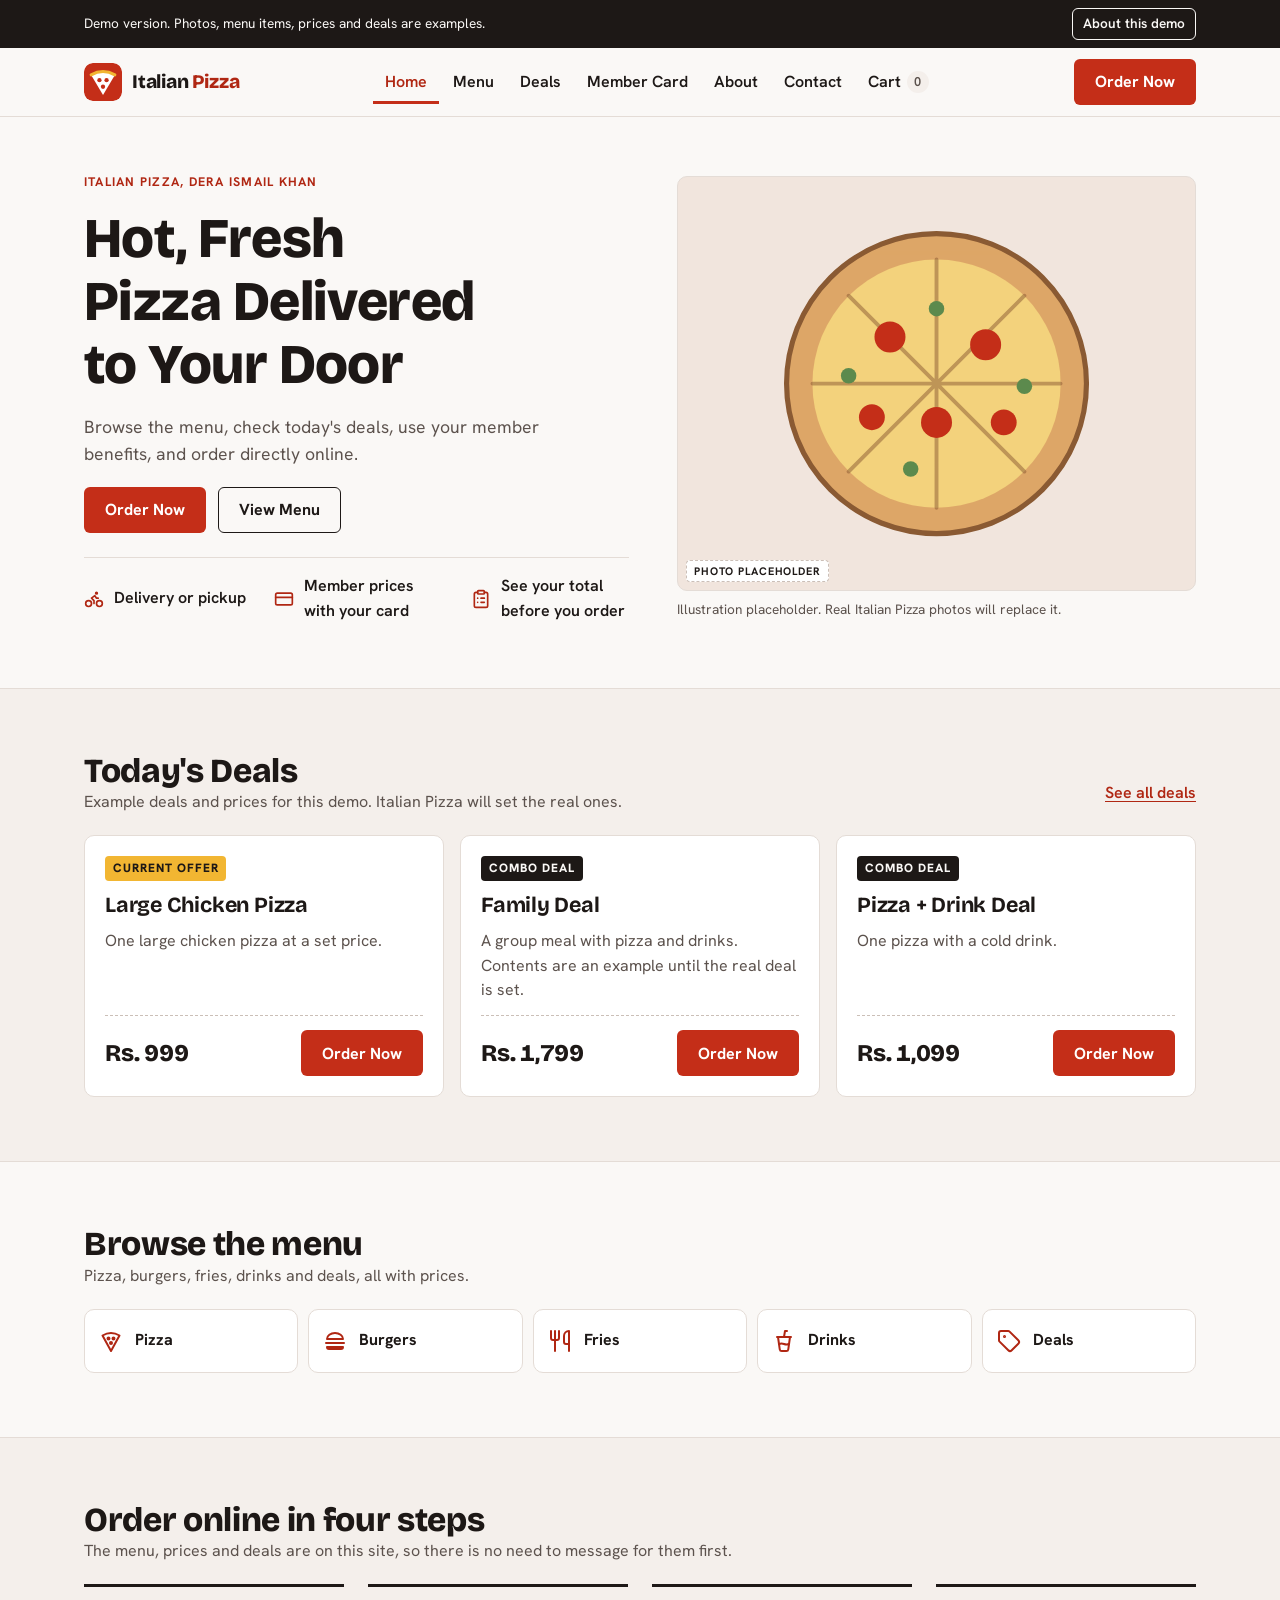
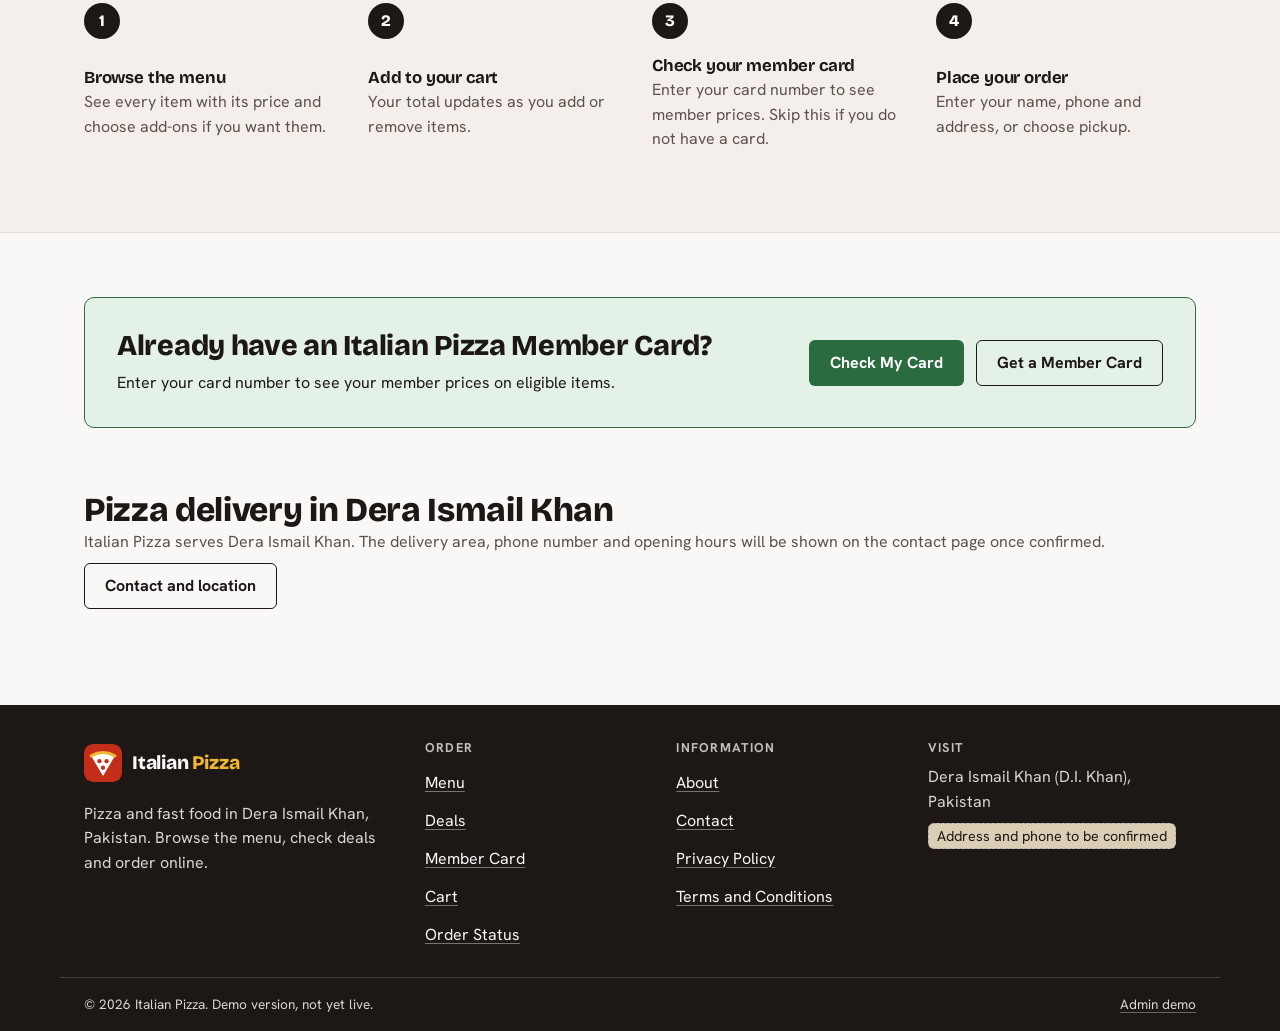
<file: index.html>
<!doctype html>
<html lang="en">
<head>
<meta charset="utf-8">
<meta name="viewport" content="width=device-width, initial-scale=1, viewport-fit=cover">
<title>Italian Pizza | Pizza and Fast Food in Dera Ismail Khan</title>
<meta name="description" content="Browse the Italian Pizza menu, check today's deals, use your member card and order pizza and fast food online in Dera Ismail Khan.">
<!-- Demo and staging build: remove the robots tag below when the site goes live on the real domain. -->
<meta name="robots" content="noindex, nofollow">
<!-- Replace https://example.com with the live domain at launch. -->
<link rel="canonical" href="https://example.com/">
<meta property="og:type" content="website">
<meta property="og:site_name" content="Italian Pizza">
<meta property="og:title" content="Italian Pizza | Pizza and Fast Food in Dera Ismail Khan">
<meta property="og:description" content="Browse the Italian Pizza menu, check today's deals, use your member card and order pizza and fast food online in Dera Ismail Khan.">
<meta property="og:url" content="https://example.com/">
<meta property="og:image" content="https://example.com/assets/og-placeholder.png">
<meta name="twitter:card" content="summary_large_image">
<meta name="theme-color" content="#C42E18">
<link rel="icon" href="assets/favicon.svg" type="image/svg+xml">
<link rel="icon" href="assets/favicon-32.png" sizes="32x32" type="image/png">
<link rel="apple-touch-icon" href="assets/apple-touch-icon.png">
<link rel="preconnect" href="https://fonts.googleapis.com">
<link rel="preconnect" href="https://fonts.gstatic.com" crossorigin>
<link rel="stylesheet" href="https://fonts.googleapis.com/css2?family=Bricolage+Grotesque:opsz,wght@12..96,700;12..96,800&family=Hanken+Grotesk:wght@400;500;600;700;800&display=swap">
<link rel="stylesheet" href="assets/styles.css">
<!-- Structured data uses only confirmed facts. Add when confirmed: url, telephone, streetAddress, geo, openingHoursSpecification, image, priceRange, menu, hasMenu. -->
<script type="application/ld+json">
{
  "@context": "https://schema.org",
  "@type": "Restaurant",
  "name": "Italian Pizza",
  "servesCuisine": [
    "Pizza",
    "Fast food"
  ],
  "address": {
    "@type": "PostalAddress",
    "addressLocality": "Dera Ismail Khan",
    "addressCountry": "PK"
  }
}
</script>
</head>
<body data-page="home" class="has-bottom-nav">
<a class="skip-link" href="#main">Skip to content</a>
<div class="demo-bar"><div class="container"><span>Demo version. Photos, menu items, prices and deals are examples.</span><button type="button" data-demo-guide>About this demo</button></div></div>
<header class="site-header">
<div class="container bar">
<a class="brand" href="index.html" aria-label="Italian Pizza, home"><svg class="logo-mark" viewBox="0 0 64 64" aria-hidden="true" focusable="false"><rect width="64" height="64" rx="14" fill="#C42E18"/><path d="M32 54 12 20q20-11 40 0z" fill="#fff"/><path d="M12 20q20-11 40 0" fill="none" stroke="#F2B632" stroke-width="5" stroke-linecap="round"/><circle cx="26" cy="29" r="3.6" fill="#C42E18"/><circle cx="38" cy="29" r="3.6" fill="#C42E18"/><circle cx="32" cy="40" r="3.6" fill="#C42E18"/></svg><span class="brand-text">Italian <span>Pizza</span></span></a>
<nav class="nav-desktop" aria-label="Main"><a href="index.html" data-nav="home">Home</a><a href="menu.html" data-nav="menu">Menu</a><a href="deals.html" data-nav="deals">Deals</a><a href="member.html" data-nav="member">Member Card</a><a href="about.html" data-nav="about">About</a><a href="contact.html" data-nav="contact">Contact</a><a href="cart.html" data-nav="cart">Cart <span class="cart-count" data-cart-count data-zero="true">0</span></a></nav>
<div class="bar-actions">
<a class="btn btn-primary btn-order" href="menu.html#pizza">Order Now</a>
<a class="cart-link" href="cart.html" data-cart-label aria-label="Cart"><i data-lucide="shopping-bag" aria-hidden="true"></i><span class="lbl">Cart</span><span class="cart-count" data-cart-count data-zero="true">0</span></a>
<button type="button" class="menu-toggle" aria-expanded="false" aria-controls="mobile-nav"><i data-lucide="menu" aria-hidden="true"></i><span class="lbl">Menu</span></button>
</div>
</div>
<nav id="mobile-nav" class="nav-mobile" aria-label="Main" hidden><ul><li><a href="index.html" data-nav="home">Home</a></li><li><a href="menu.html" data-nav="menu">Menu</a></li><li><a href="deals.html" data-nav="deals">Deals</a></li><li><a href="member.html" data-nav="member">Member Card</a></li><li><a href="about.html" data-nav="about">About</a></li><li><a href="contact.html" data-nav="contact">Contact</a></li><li><a class="btn btn-primary btn-block" href="menu.html#pizza">Order Now</a></li></ul></nav>
</header>
<main id="main" tabindex="-1">

<section class="hero" aria-labelledby="hero-h">
<div class="container hero-grid">
<div class="hero-copy">
<p class="eyebrow">Italian Pizza, Dera Ismail Khan</p>
<h1 id="hero-h">Hot, Fresh Pizza Delivered to Your Door</h1>
<p class="lead">Browse the menu, check today's deals, use your member benefits, and order directly online.</p>
<div class="hero-actions"><a class="btn btn-primary" href="menu.html#pizza">Order Now</a><a class="btn btn-secondary" href="menu.html">View Menu</a></div>
<ul class="hero-points">
<li><i data-lucide="bike" aria-hidden="true"></i>Delivery or pickup</li>
<li><i data-lucide="credit-card" aria-hidden="true"></i>Member prices with your card</li>
<li><i data-lucide="clipboard-list" aria-hidden="true"></i>See your total before you order</li>
</ul>
</div>
<div><div class="ph" data-kind="pizza" data-label="the Italian Pizza home page"></div>
<p class="muted" style="font-size:.85rem;margin-top:8px">Illustration placeholder. Real Italian Pizza photos will replace it.</p></div>
</div>
</section>

<section class="section alt" aria-labelledby="deals-h">
<div class="container">
<div class="section-head"><div><h2 id="deals-h">Today's Deals</h2><p>Example deals and prices for this demo. Italian Pizza will set the real ones.</p></div><a class="link-btn" href="deals.html">See all deals</a></div>
<div class="grid-cards three" id="home-deals"></div>
<noscript><div class="container"><p class="notice">This demo needs JavaScript to show the menu and cart.</p></div></noscript>
</div>
</section>

<section class="section" aria-labelledby="browse-h">
<div class="container">
<div class="section-head"><div><h2 id="browse-h">Browse the menu</h2><p>Pizza, burgers, fries, drinks and deals, all with prices.</p></div></div>
<div class="cat-tiles">
<a class="cat-tile" href="menu.html#pizza"><i data-lucide="pizza" aria-hidden="true"></i>Pizza</a>
<a class="cat-tile" href="menu.html#burgers"><i data-lucide="sandwich" aria-hidden="true"></i>Burgers</a>
<a class="cat-tile" href="menu.html#fries"><i data-lucide="utensils" aria-hidden="true"></i>Fries</a>
<a class="cat-tile" href="menu.html#drinks"><i data-lucide="cup-soda" aria-hidden="true"></i>Drinks</a>
<a class="cat-tile" href="menu.html#deals"><i data-lucide="tag" aria-hidden="true"></i>Deals</a>
</div>
</div>
</section>

<section class="section alt" aria-labelledby="how-h">
<div class="container">
<div class="section-head"><div><h2 id="how-h">Order online in four steps</h2><p>The menu, prices and deals are on this site, so there is no need to message for them first.</p></div></div>
<ol class="steps">
<li><div><h3>Browse the menu</h3><p>See every item with its price and choose add-ons if you want them.</p></div></li>
<li><div><h3>Add to your cart</h3><p>Your total updates as you add or remove items.</p></div></li>
<li><div><h3>Check your member card</h3><p>Enter your card number to see member prices. Skip this if you do not have a card.</p></div></li>
<li><div><h3>Place your order</h3><p>Enter your name, phone and address, or choose pickup.</p></div></li>
</ol>
</div>
</section>

<section class="section" aria-labelledby="mem-h">
<div class="container">
<div class="member-strip">
<div style="display:grid;gap:8px"><h2 id="mem-h">Already have an Italian Pizza Member Card?</h2><p>Enter your card number to see your member prices on eligible items.</p></div>
<div class="strip-actions"><a class="btn btn-basil" href="member.html">Check My Card</a><a class="btn btn-secondary" href="member.html">Get a Member Card</a></div>
</div>
</div>
</section>

<section class="section" style="padding-top:0" aria-labelledby="loc-h">
<div class="container">
<div class="section-head" style="margin-bottom:8px"><div><h2 id="loc-h">Pizza delivery in Dera Ismail Khan</h2><p>Italian Pizza serves Dera Ismail Khan. The delivery area, phone number and opening hours will be shown on the contact page once confirmed.</p></div><a class="btn btn-secondary" href="contact.html">Contact and location</a></div>
</div>
</section>

</main>
<footer class="site-footer">
<div class="container footer-grid">
<div><a class="brand" href="index.html" aria-label="Italian Pizza, home"><svg class="logo-mark" viewBox="0 0 64 64" aria-hidden="true" focusable="false"><rect width="64" height="64" rx="14" fill="#C42E18"/><path d="M32 54 12 20q20-11 40 0z" fill="#fff"/><path d="M12 20q20-11 40 0" fill="none" stroke="#F2B632" stroke-width="5" stroke-linecap="round"/><circle cx="26" cy="29" r="3.6" fill="#C42E18"/><circle cx="38" cy="29" r="3.6" fill="#C42E18"/><circle cx="32" cy="40" r="3.6" fill="#C42E18"/></svg><span class="brand-text">Italian <span>Pizza</span></span></a>
<p style="margin-top:12px">Pizza and fast food in Dera Ismail Khan, Pakistan. Browse the menu, check deals and order online.</p></div>
<div><h2>Order</h2><ul><li><a href="menu.html">Menu</a></li><li><a href="deals.html">Deals</a></li><li><a href="member.html">Member Card</a></li><li><a href="cart.html">Cart</a></li><li><a href="order-status.html">Order Status</a></li></ul></div>
<div><h2>Information</h2><ul><li><a href="about.html">About</a></li><li><a href="contact.html">Contact</a></li><li><a href="privacy.html">Privacy Policy</a></li><li><a href="terms.html">Terms and Conditions</a></li></ul></div>
<div><h2>Visit</h2><p>Dera Ismail Khan (D.I. Khan), Pakistan</p><p style="margin-top:8px"><span class="placeholder-chip">Address and phone to be confirmed</span></p></div>
</div>
<div class="container footer-base"><span>&copy; 2026 Italian Pizza. Demo version, not yet live.</span><a href="admin.html">Admin demo</a></div>
</footer>
<nav class="bottom-nav" aria-label="Quick navigation"><ul>
<li><a href="index.html" data-nav="home"><i data-lucide="house" aria-hidden="true"></i><span>Home</span></a></li>
<li><a href="menu.html" data-nav="menu"><i data-lucide="utensils" aria-hidden="true"></i><span>Menu</span></a></li>
<li><a href="cart.html" data-nav="cart" data-cart-label><i data-lucide="shopping-bag" aria-hidden="true"></i><span>Cart</span><span class="cart-count" data-cart-count data-zero="true">0</span></a></li>
<li><a href="member.html" data-nav="member"><i data-lucide="credit-card" aria-hidden="true"></i><span>Member</span></a></li>
</ul></nav>
<script src="assets/app.js"></script>
</body>
</html>
</file>
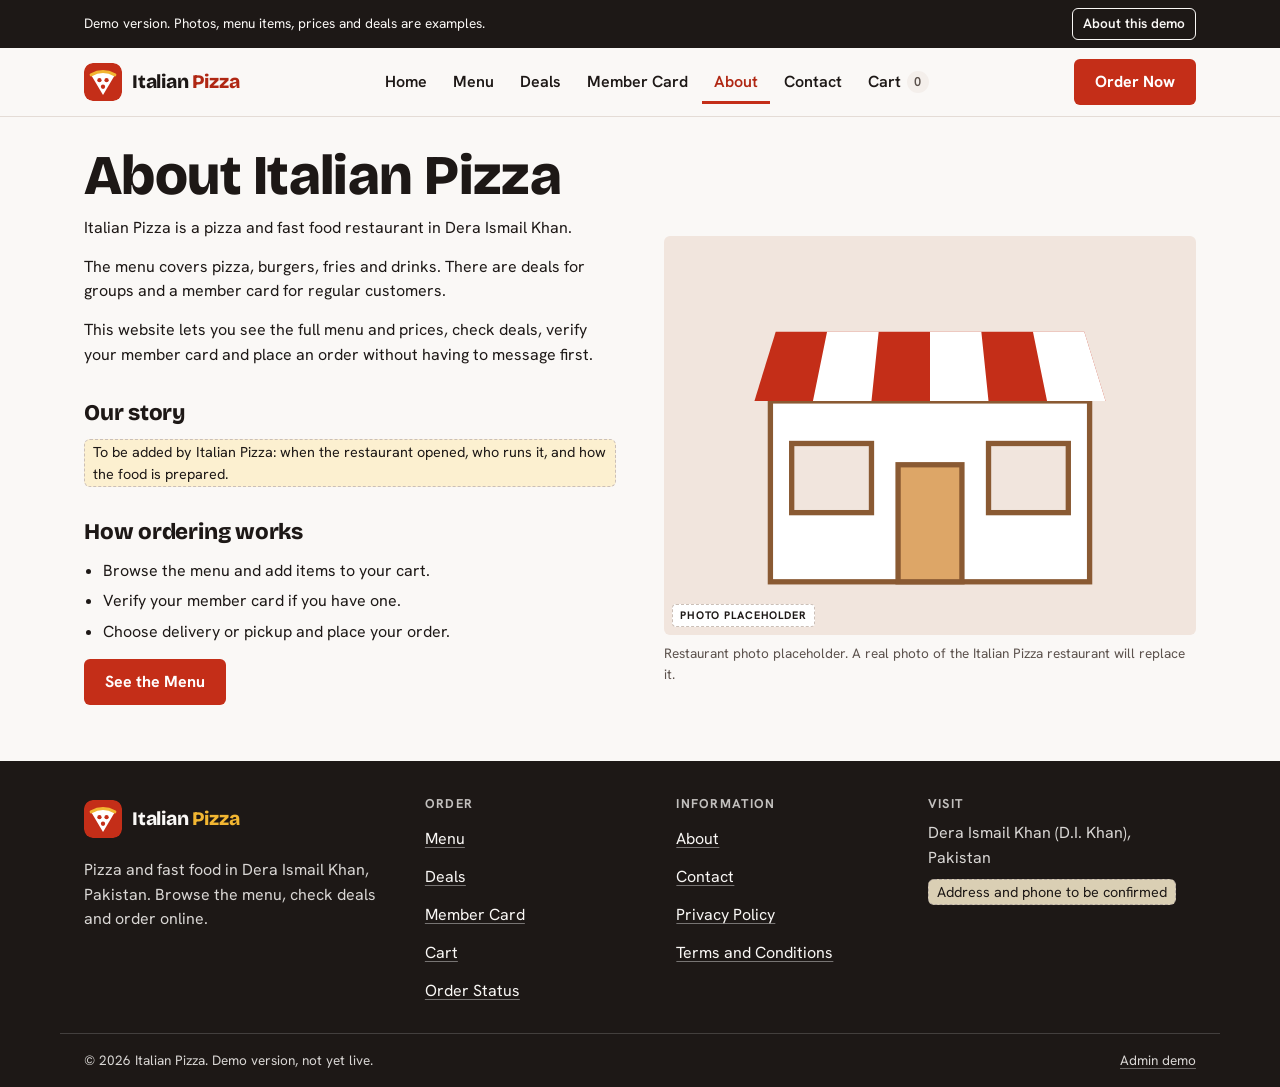
<file: about.html>
<!doctype html>
<html lang="en">
<head>
<meta charset="utf-8">
<meta name="viewport" content="width=device-width, initial-scale=1, viewport-fit=cover">
<title>About Italian Pizza | Dera Ismail Khan</title>
<meta name="description" content="Italian Pizza is a pizza and fast food restaurant in Dera Ismail Khan. See what is on the menu and how online ordering works.">
<!-- Demo and staging build: remove the robots tag below when the site goes live on the real domain. -->
<meta name="robots" content="noindex, nofollow">
<!-- Replace https://example.com with the live domain at launch. -->
<link rel="canonical" href="https://example.com/about.html">
<meta property="og:type" content="website">
<meta property="og:site_name" content="Italian Pizza">
<meta property="og:title" content="About Italian Pizza | Dera Ismail Khan">
<meta property="og:description" content="Italian Pizza is a pizza and fast food restaurant in Dera Ismail Khan. See what is on the menu and how online ordering works.">
<meta property="og:url" content="https://example.com/about.html">
<meta property="og:image" content="https://example.com/assets/og-placeholder.png">
<meta name="twitter:card" content="summary_large_image">
<meta name="theme-color" content="#C42E18">
<link rel="icon" href="assets/favicon.svg" type="image/svg+xml">
<link rel="icon" href="assets/favicon-32.png" sizes="32x32" type="image/png">
<link rel="apple-touch-icon" href="assets/apple-touch-icon.png">
<link rel="preconnect" href="https://fonts.googleapis.com">
<link rel="preconnect" href="https://fonts.gstatic.com" crossorigin>
<link rel="stylesheet" href="https://fonts.googleapis.com/css2?family=Bricolage+Grotesque:opsz,wght@12..96,700;12..96,800&family=Hanken+Grotesk:wght@400;500;600;700;800&display=swap">
<link rel="stylesheet" href="assets/styles.css">
</head>
<body data-page="about" class="has-bottom-nav">
<a class="skip-link" href="#main">Skip to content</a>
<div class="demo-bar"><div class="container"><span>Demo version. Photos, menu items, prices and deals are examples.</span><button type="button" data-demo-guide>About this demo</button></div></div>
<header class="site-header">
<div class="container bar">
<a class="brand" href="index.html" aria-label="Italian Pizza, home"><svg class="logo-mark" viewBox="0 0 64 64" aria-hidden="true" focusable="false"><rect width="64" height="64" rx="14" fill="#C42E18"/><path d="M32 54 12 20q20-11 40 0z" fill="#fff"/><path d="M12 20q20-11 40 0" fill="none" stroke="#F2B632" stroke-width="5" stroke-linecap="round"/><circle cx="26" cy="29" r="3.6" fill="#C42E18"/><circle cx="38" cy="29" r="3.6" fill="#C42E18"/><circle cx="32" cy="40" r="3.6" fill="#C42E18"/></svg><span class="brand-text">Italian <span>Pizza</span></span></a>
<nav class="nav-desktop" aria-label="Main"><a href="index.html" data-nav="home">Home</a><a href="menu.html" data-nav="menu">Menu</a><a href="deals.html" data-nav="deals">Deals</a><a href="member.html" data-nav="member">Member Card</a><a href="about.html" data-nav="about">About</a><a href="contact.html" data-nav="contact">Contact</a><a href="cart.html" data-nav="cart">Cart <span class="cart-count" data-cart-count data-zero="true">0</span></a></nav>
<div class="bar-actions">
<a class="btn btn-primary btn-order" href="menu.html#pizza">Order Now</a>
<a class="cart-link" href="cart.html" data-cart-label aria-label="Cart"><i data-lucide="shopping-bag" aria-hidden="true"></i><span class="lbl">Cart</span><span class="cart-count" data-cart-count data-zero="true">0</span></a>
<button type="button" class="menu-toggle" aria-expanded="false" aria-controls="mobile-nav"><i data-lucide="menu" aria-hidden="true"></i><span class="lbl">Menu</span></button>
</div>
</div>
<nav id="mobile-nav" class="nav-mobile" aria-label="Main" hidden><ul><li><a href="index.html" data-nav="home">Home</a></li><li><a href="menu.html" data-nav="menu">Menu</a></li><li><a href="deals.html" data-nav="deals">Deals</a></li><li><a href="member.html" data-nav="member">Member Card</a></li><li><a href="about.html" data-nav="about">About</a></li><li><a href="contact.html" data-nav="contact">Contact</a></li><li><a class="btn btn-primary btn-block" href="menu.html#pizza">Order Now</a></li></ul></nav>
</header>
<main id="main" tabindex="-1">

<div class="container page-head"><h1>About Italian Pizza</h1></div>
<div class="container" style="padding-bottom:32px">
<div class="about-grid">
<div class="prose">
<p>Italian Pizza is a pizza and fast food restaurant in Dera Ismail Khan.</p>
<p>The menu covers pizza, burgers, fries and drinks. There are deals for groups and a member card for regular customers.</p>
<p>This website lets you see the full menu and prices, check deals, verify your member card and place an order without having to message first.</p>
<h2>Our story</h2>
<p><span class="placeholder-chip">To be added by Italian Pizza: when the restaurant opened, who runs it, and how the food is prepared.</span></p>
<h2>How ordering works</h2>
<ul>
<li>Browse the menu and add items to your cart.</li>
<li>Verify your member card if you have one.</li>
<li>Choose delivery or pickup and place your order.</li>
</ul>
<p><a class="btn btn-primary" href="menu.html">See the Menu</a></p>
</div>
<div><div class="ph" data-kind="store" data-label="the Italian Pizza restaurant" style="--ph-ratio:4/3"></div><p class="muted" style="font-size:.85rem;margin-top:8px">Restaurant photo placeholder. A real photo of the Italian Pizza restaurant will replace it.</p></div>
</div>
</div>

</main>
<footer class="site-footer">
<div class="container footer-grid">
<div><a class="brand" href="index.html" aria-label="Italian Pizza, home"><svg class="logo-mark" viewBox="0 0 64 64" aria-hidden="true" focusable="false"><rect width="64" height="64" rx="14" fill="#C42E18"/><path d="M32 54 12 20q20-11 40 0z" fill="#fff"/><path d="M12 20q20-11 40 0" fill="none" stroke="#F2B632" stroke-width="5" stroke-linecap="round"/><circle cx="26" cy="29" r="3.6" fill="#C42E18"/><circle cx="38" cy="29" r="3.6" fill="#C42E18"/><circle cx="32" cy="40" r="3.6" fill="#C42E18"/></svg><span class="brand-text">Italian <span>Pizza</span></span></a>
<p style="margin-top:12px">Pizza and fast food in Dera Ismail Khan, Pakistan. Browse the menu, check deals and order online.</p></div>
<div><h2>Order</h2><ul><li><a href="menu.html">Menu</a></li><li><a href="deals.html">Deals</a></li><li><a href="member.html">Member Card</a></li><li><a href="cart.html">Cart</a></li><li><a href="order-status.html">Order Status</a></li></ul></div>
<div><h2>Information</h2><ul><li><a href="about.html">About</a></li><li><a href="contact.html">Contact</a></li><li><a href="privacy.html">Privacy Policy</a></li><li><a href="terms.html">Terms and Conditions</a></li></ul></div>
<div><h2>Visit</h2><p>Dera Ismail Khan (D.I. Khan), Pakistan</p><p style="margin-top:8px"><span class="placeholder-chip">Address and phone to be confirmed</span></p></div>
</div>
<div class="container footer-base"><span>&copy; 2026 Italian Pizza. Demo version, not yet live.</span><a href="admin.html">Admin demo</a></div>
</footer>
<nav class="bottom-nav" aria-label="Quick navigation"><ul>
<li><a href="index.html" data-nav="home"><i data-lucide="house" aria-hidden="true"></i><span>Home</span></a></li>
<li><a href="menu.html" data-nav="menu"><i data-lucide="utensils" aria-hidden="true"></i><span>Menu</span></a></li>
<li><a href="cart.html" data-nav="cart" data-cart-label><i data-lucide="shopping-bag" aria-hidden="true"></i><span>Cart</span><span class="cart-count" data-cart-count data-zero="true">0</span></a></li>
<li><a href="member.html" data-nav="member"><i data-lucide="credit-card" aria-hidden="true"></i><span>Member</span></a></li>
</ul></nav>
<script src="assets/app.js"></script>
</body>
</html>
</file>
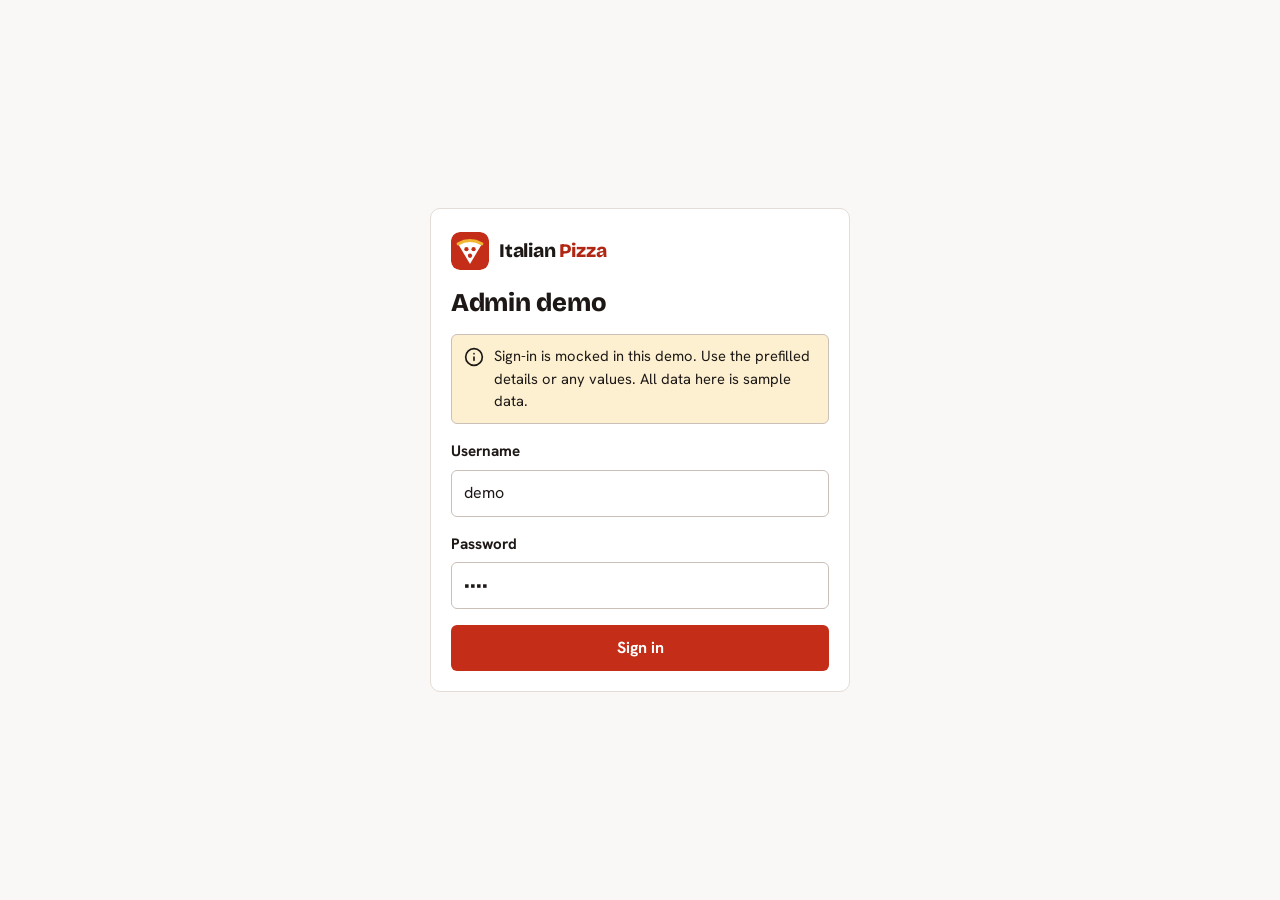
<file: admin.html>
<!doctype html>
<html lang="en">
<head>
<meta charset="utf-8">
<meta name="viewport" content="width=device-width, initial-scale=1, viewport-fit=cover">
<title>Admin Demo | Italian Pizza</title>
<meta name="description" content="Demo admin dashboard for Italian Pizza: orders, products, categories, member cards, deals and customers.">
<!-- Demo and staging build: remove the robots tag below when the site goes live on the real domain. -->
<meta name="robots" content="noindex, nofollow">
<!-- Replace https://example.com with the live domain at launch. -->
<link rel="canonical" href="https://example.com/admin.html">
<meta property="og:type" content="website">
<meta property="og:site_name" content="Italian Pizza">
<meta property="og:title" content="Admin Demo | Italian Pizza">
<meta property="og:description" content="Demo admin dashboard for Italian Pizza: orders, products, categories, member cards, deals and customers.">
<meta property="og:url" content="https://example.com/admin.html">
<meta property="og:image" content="https://example.com/assets/og-placeholder.png">
<meta name="twitter:card" content="summary_large_image">
<meta name="theme-color" content="#C42E18">
<link rel="icon" href="assets/favicon.svg" type="image/svg+xml">
<link rel="icon" href="assets/favicon-32.png" sizes="32x32" type="image/png">
<link rel="apple-touch-icon" href="assets/apple-touch-icon.png">
<link rel="preconnect" href="https://fonts.googleapis.com">
<link rel="preconnect" href="https://fonts.gstatic.com" crossorigin>
<link rel="stylesheet" href="https://fonts.googleapis.com/css2?family=Bricolage+Grotesque:opsz,wght@12..96,700;12..96,800&family=Hanken+Grotesk:wght@400;500;600;700;800&display=swap">
<link rel="stylesheet" href="assets/styles.css">
<link rel="stylesheet" href="assets/admin.css">
</head>
<body data-page="admin" class="adm-body">
<a class="skip-link" href="#adm-main">Skip to content</a>
<div id="gate" class="gate">
<form class="panel" id="signin-form" novalidate aria-labelledby="gate-h">
<a class="brand" href="index.html" aria-label="Italian Pizza, back to the website"><svg class="logo-mark" viewBox="0 0 64 64" aria-hidden="true" focusable="false"><rect width="64" height="64" rx="14" fill="#C42E18"/><path d="M32 54 12 20q20-11 40 0z" fill="#fff"/><path d="M12 20q20-11 40 0" fill="none" stroke="#F2B632" stroke-width="5" stroke-linecap="round"/><circle cx="26" cy="29" r="3.6" fill="#C42E18"/><circle cx="38" cy="29" r="3.6" fill="#C42E18"/><circle cx="32" cy="40" r="3.6" fill="#C42E18"/></svg><span class="brand-text">Italian <span>Pizza</span></span></a>
<h1 id="gate-h" style="font-size:1.6rem">Admin demo</h1>
<p class="notice"><i data-lucide="info" aria-hidden="true"></i><span>Sign-in is mocked in this demo. Use the prefilled details or any values. All data here is sample data.</span></p>
<div class="field"><label for="adm-user">Username</label><input id="adm-user" value="demo" autocomplete="username"></div>
<div class="field"><label for="adm-pass">Password</label><input id="adm-pass" type="password" value="demo" autocomplete="current-password"><p class="field-error" id="signin-err" role="alert"></p></div>
<button class="btn btn-primary" type="submit">Sign in</button>
</form>
</div>
<div id="app" hidden>
<header class="adm-top"><div class="container" style="max-width:1280px"><a class="brand" href="index.html"><svg class="logo-mark" viewBox="0 0 64 64" aria-hidden="true" focusable="false"><rect width="64" height="64" rx="14" fill="#C42E18"/><path d="M32 54 12 20q20-11 40 0z" fill="#fff"/><path d="M12 20q20-11 40 0" fill="none" stroke="#F2B632" stroke-width="5" stroke-linecap="round"/><circle cx="26" cy="29" r="3.6" fill="#C42E18"/><circle cx="38" cy="29" r="3.6" fill="#C42E18"/><circle cx="32" cy="40" r="3.6" fill="#C42E18"/></svg><span class="brand-text">Italian <span>Pizza</span></span><span class="tag-admin">Admin demo</span></a><div class="links"><a href="index.html">View website</a><button type="button" id="signout">Sign out</button></div></div></header>
<div class="adm-shell">
<nav class="adm-nav" aria-label="Admin sections"><ul id="adm-nav-list"></ul></nav>
<main class="adm-main" id="adm-main" tabindex="-1"></main>
</div>
</div>
<dialog id="adm-dlg" class="sheet" aria-labelledby="adm-dlg-title"></dialog>
<script src="assets/app.js"></script>
<script src="assets/admin.js"></script>
</body>
</html>
</file>
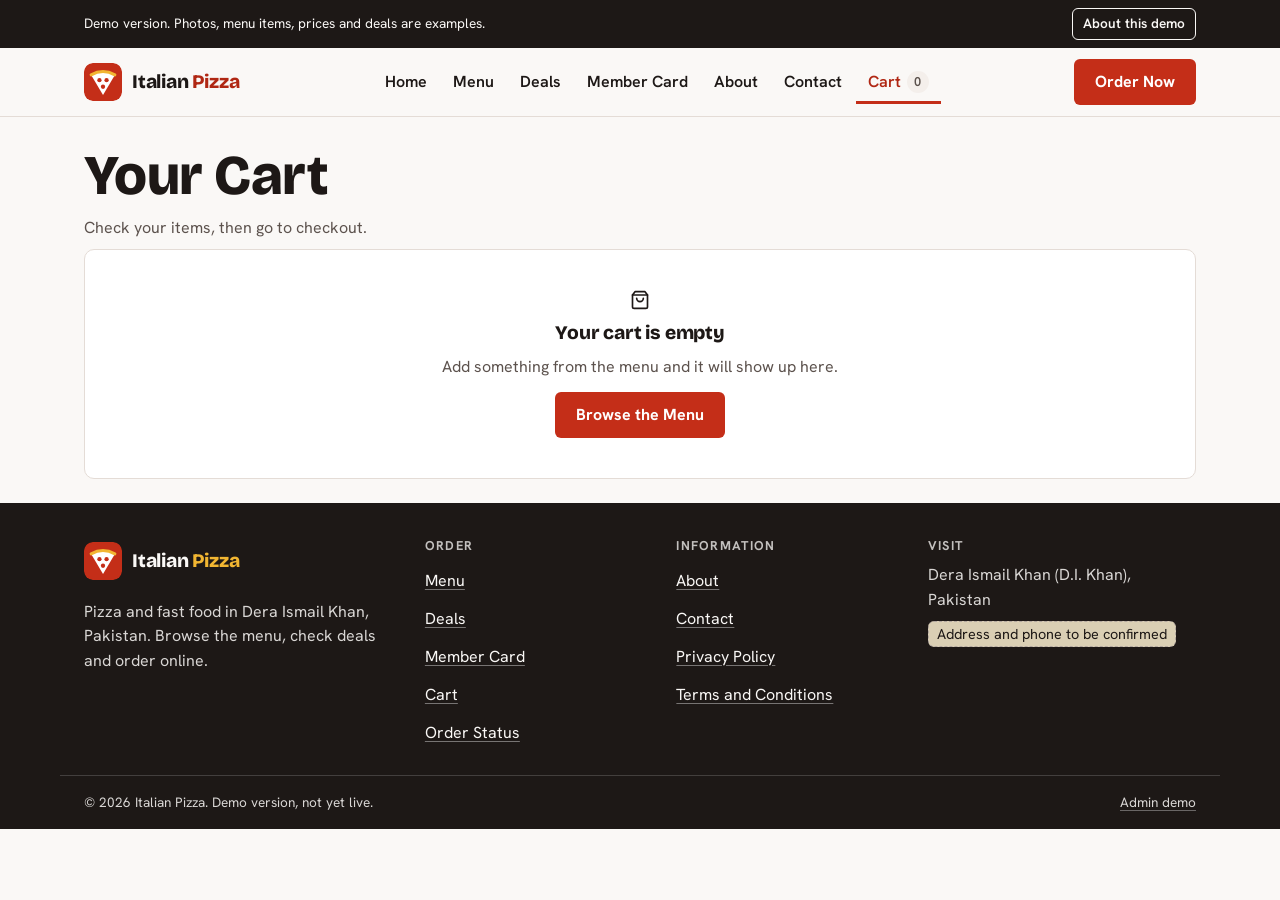
<file: cart.html>
<!doctype html>
<html lang="en">
<head>
<meta charset="utf-8">
<meta name="viewport" content="width=device-width, initial-scale=1, viewport-fit=cover">
<title>Your Cart | Italian Pizza</title>
<meta name="description" content="Review the items in your Italian Pizza cart, check your member card and go to checkout.">
<!-- Demo and staging build: remove the robots tag below when the site goes live on the real domain. -->
<meta name="robots" content="noindex, nofollow">
<!-- Replace https://example.com with the live domain at launch. -->
<link rel="canonical" href="https://example.com/cart.html">
<meta property="og:type" content="website">
<meta property="og:site_name" content="Italian Pizza">
<meta property="og:title" content="Your Cart | Italian Pizza">
<meta property="og:description" content="Review the items in your Italian Pizza cart, check your member card and go to checkout.">
<meta property="og:url" content="https://example.com/cart.html">
<meta property="og:image" content="https://example.com/assets/og-placeholder.png">
<meta name="twitter:card" content="summary_large_image">
<meta name="theme-color" content="#C42E18">
<link rel="icon" href="assets/favicon.svg" type="image/svg+xml">
<link rel="icon" href="assets/favicon-32.png" sizes="32x32" type="image/png">
<link rel="apple-touch-icon" href="assets/apple-touch-icon.png">
<link rel="preconnect" href="https://fonts.googleapis.com">
<link rel="preconnect" href="https://fonts.gstatic.com" crossorigin>
<link rel="stylesheet" href="https://fonts.googleapis.com/css2?family=Bricolage+Grotesque:opsz,wght@12..96,700;12..96,800&family=Hanken+Grotesk:wght@400;500;600;700;800&display=swap">
<link rel="stylesheet" href="assets/styles.css">
</head>
<body data-page="cart" class="has-bottom-nav">
<a class="skip-link" href="#main">Skip to content</a>
<div class="demo-bar"><div class="container"><span>Demo version. Photos, menu items, prices and deals are examples.</span><button type="button" data-demo-guide>About this demo</button></div></div>
<header class="site-header">
<div class="container bar">
<a class="brand" href="index.html" aria-label="Italian Pizza, home"><svg class="logo-mark" viewBox="0 0 64 64" aria-hidden="true" focusable="false"><rect width="64" height="64" rx="14" fill="#C42E18"/><path d="M32 54 12 20q20-11 40 0z" fill="#fff"/><path d="M12 20q20-11 40 0" fill="none" stroke="#F2B632" stroke-width="5" stroke-linecap="round"/><circle cx="26" cy="29" r="3.6" fill="#C42E18"/><circle cx="38" cy="29" r="3.6" fill="#C42E18"/><circle cx="32" cy="40" r="3.6" fill="#C42E18"/></svg><span class="brand-text">Italian <span>Pizza</span></span></a>
<nav class="nav-desktop" aria-label="Main"><a href="index.html" data-nav="home">Home</a><a href="menu.html" data-nav="menu">Menu</a><a href="deals.html" data-nav="deals">Deals</a><a href="member.html" data-nav="member">Member Card</a><a href="about.html" data-nav="about">About</a><a href="contact.html" data-nav="contact">Contact</a><a href="cart.html" data-nav="cart">Cart <span class="cart-count" data-cart-count data-zero="true">0</span></a></nav>
<div class="bar-actions">
<a class="btn btn-primary btn-order" href="menu.html#pizza">Order Now</a>
<a class="cart-link" href="cart.html" data-cart-label aria-label="Cart"><i data-lucide="shopping-bag" aria-hidden="true"></i><span class="lbl">Cart</span><span class="cart-count" data-cart-count data-zero="true">0</span></a>
<button type="button" class="menu-toggle" aria-expanded="false" aria-controls="mobile-nav"><i data-lucide="menu" aria-hidden="true"></i><span class="lbl">Menu</span></button>
</div>
</div>
<nav id="mobile-nav" class="nav-mobile" aria-label="Main" hidden><ul><li><a href="index.html" data-nav="home">Home</a></li><li><a href="menu.html" data-nav="menu">Menu</a></li><li><a href="deals.html" data-nav="deals">Deals</a></li><li><a href="member.html" data-nav="member">Member Card</a></li><li><a href="about.html" data-nav="about">About</a></li><li><a href="contact.html" data-nav="contact">Contact</a></li><li><a class="btn btn-primary btn-block" href="menu.html#pizza">Order Now</a></li></ul></nav>
</header>
<main id="main" tabindex="-1">
<div class="container page-head"><h1>Your Cart</h1><p>Check your items, then go to checkout.</p></div><div class="container" id="cart-root"></div><noscript><div class="container"><p class="notice">This demo needs JavaScript to show the menu and cart.</p></div></noscript>
</main>
<footer class="site-footer">
<div class="container footer-grid">
<div><a class="brand" href="index.html" aria-label="Italian Pizza, home"><svg class="logo-mark" viewBox="0 0 64 64" aria-hidden="true" focusable="false"><rect width="64" height="64" rx="14" fill="#C42E18"/><path d="M32 54 12 20q20-11 40 0z" fill="#fff"/><path d="M12 20q20-11 40 0" fill="none" stroke="#F2B632" stroke-width="5" stroke-linecap="round"/><circle cx="26" cy="29" r="3.6" fill="#C42E18"/><circle cx="38" cy="29" r="3.6" fill="#C42E18"/><circle cx="32" cy="40" r="3.6" fill="#C42E18"/></svg><span class="brand-text">Italian <span>Pizza</span></span></a>
<p style="margin-top:12px">Pizza and fast food in Dera Ismail Khan, Pakistan. Browse the menu, check deals and order online.</p></div>
<div><h2>Order</h2><ul><li><a href="menu.html">Menu</a></li><li><a href="deals.html">Deals</a></li><li><a href="member.html">Member Card</a></li><li><a href="cart.html">Cart</a></li><li><a href="order-status.html">Order Status</a></li></ul></div>
<div><h2>Information</h2><ul><li><a href="about.html">About</a></li><li><a href="contact.html">Contact</a></li><li><a href="privacy.html">Privacy Policy</a></li><li><a href="terms.html">Terms and Conditions</a></li></ul></div>
<div><h2>Visit</h2><p>Dera Ismail Khan (D.I. Khan), Pakistan</p><p style="margin-top:8px"><span class="placeholder-chip">Address and phone to be confirmed</span></p></div>
</div>
<div class="container footer-base"><span>&copy; 2026 Italian Pizza. Demo version, not yet live.</span><a href="admin.html">Admin demo</a></div>
</footer>
<nav class="bottom-nav" aria-label="Quick navigation"><ul>
<li><a href="index.html" data-nav="home"><i data-lucide="house" aria-hidden="true"></i><span>Home</span></a></li>
<li><a href="menu.html" data-nav="menu"><i data-lucide="utensils" aria-hidden="true"></i><span>Menu</span></a></li>
<li><a href="cart.html" data-nav="cart" data-cart-label><i data-lucide="shopping-bag" aria-hidden="true"></i><span>Cart</span><span class="cart-count" data-cart-count data-zero="true">0</span></a></li>
<li><a href="member.html" data-nav="member"><i data-lucide="credit-card" aria-hidden="true"></i><span>Member</span></a></li>
</ul></nav>
<script src="assets/app.js"></script>
</body>
</html>
</file>
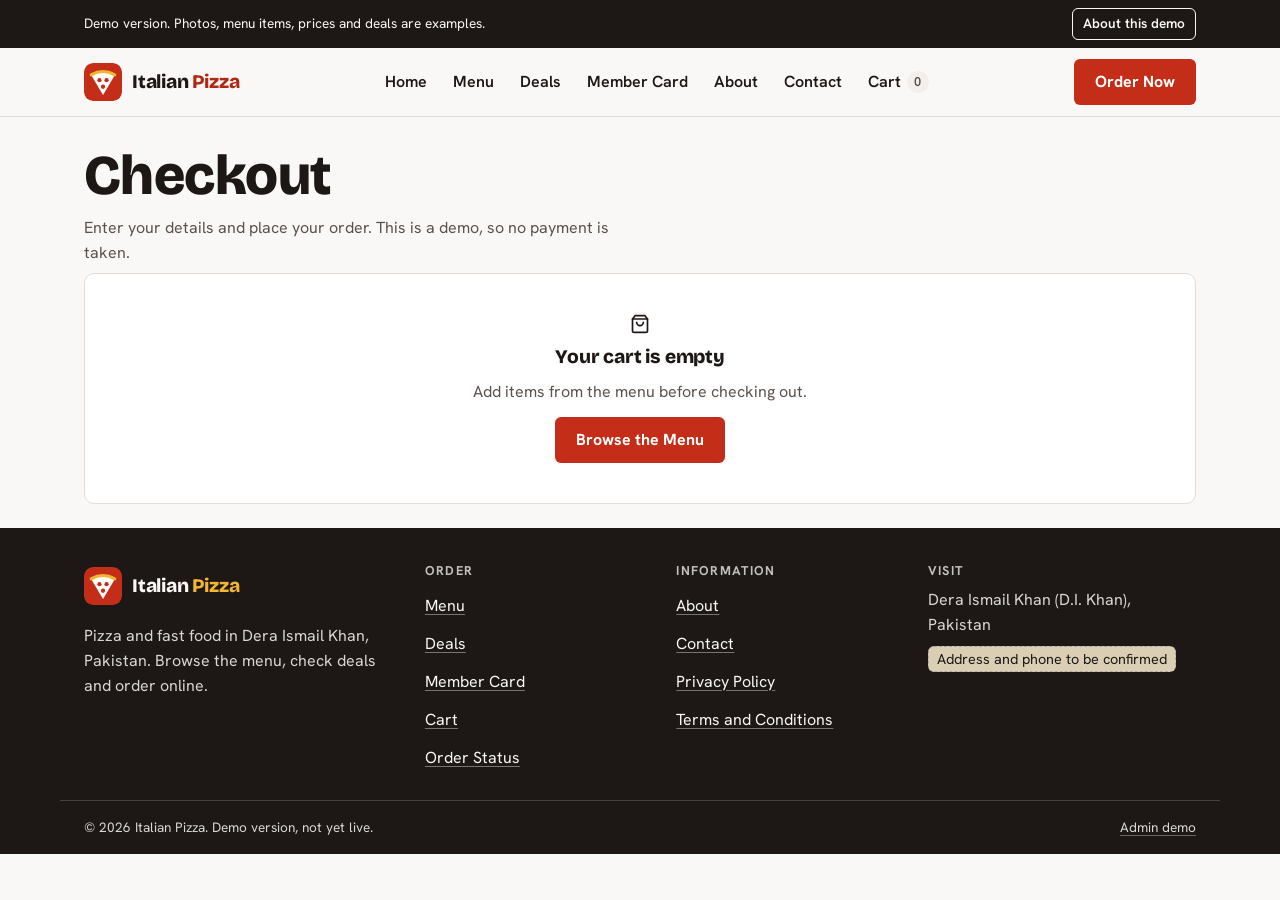
<file: checkout.html>
<!doctype html>
<html lang="en">
<head>
<meta charset="utf-8">
<meta name="viewport" content="width=device-width, initial-scale=1, viewport-fit=cover">
<title>Checkout | Italian Pizza</title>
<meta name="description" content="Enter your details and place your Italian Pizza order for delivery or pickup.">
<!-- Demo and staging build: remove the robots tag below when the site goes live on the real domain. -->
<meta name="robots" content="noindex, nofollow">
<!-- Replace https://example.com with the live domain at launch. -->
<link rel="canonical" href="https://example.com/checkout.html">
<meta property="og:type" content="website">
<meta property="og:site_name" content="Italian Pizza">
<meta property="og:title" content="Checkout | Italian Pizza">
<meta property="og:description" content="Enter your details and place your Italian Pizza order for delivery or pickup.">
<meta property="og:url" content="https://example.com/checkout.html">
<meta property="og:image" content="https://example.com/assets/og-placeholder.png">
<meta name="twitter:card" content="summary_large_image">
<meta name="theme-color" content="#C42E18">
<link rel="icon" href="assets/favicon.svg" type="image/svg+xml">
<link rel="icon" href="assets/favicon-32.png" sizes="32x32" type="image/png">
<link rel="apple-touch-icon" href="assets/apple-touch-icon.png">
<link rel="preconnect" href="https://fonts.googleapis.com">
<link rel="preconnect" href="https://fonts.gstatic.com" crossorigin>
<link rel="stylesheet" href="https://fonts.googleapis.com/css2?family=Bricolage+Grotesque:opsz,wght@12..96,700;12..96,800&family=Hanken+Grotesk:wght@400;500;600;700;800&display=swap">
<link rel="stylesheet" href="assets/styles.css">
</head>
<body data-page="checkout" class="has-bottom-nav">
<a class="skip-link" href="#main">Skip to content</a>
<div class="demo-bar"><div class="container"><span>Demo version. Photos, menu items, prices and deals are examples.</span><button type="button" data-demo-guide>About this demo</button></div></div>
<header class="site-header">
<div class="container bar">
<a class="brand" href="index.html" aria-label="Italian Pizza, home"><svg class="logo-mark" viewBox="0 0 64 64" aria-hidden="true" focusable="false"><rect width="64" height="64" rx="14" fill="#C42E18"/><path d="M32 54 12 20q20-11 40 0z" fill="#fff"/><path d="M12 20q20-11 40 0" fill="none" stroke="#F2B632" stroke-width="5" stroke-linecap="round"/><circle cx="26" cy="29" r="3.6" fill="#C42E18"/><circle cx="38" cy="29" r="3.6" fill="#C42E18"/><circle cx="32" cy="40" r="3.6" fill="#C42E18"/></svg><span class="brand-text">Italian <span>Pizza</span></span></a>
<nav class="nav-desktop" aria-label="Main"><a href="index.html" data-nav="home">Home</a><a href="menu.html" data-nav="menu">Menu</a><a href="deals.html" data-nav="deals">Deals</a><a href="member.html" data-nav="member">Member Card</a><a href="about.html" data-nav="about">About</a><a href="contact.html" data-nav="contact">Contact</a><a href="cart.html" data-nav="cart">Cart <span class="cart-count" data-cart-count data-zero="true">0</span></a></nav>
<div class="bar-actions">
<a class="btn btn-primary btn-order" href="menu.html#pizza">Order Now</a>
<a class="cart-link" href="cart.html" data-cart-label aria-label="Cart"><i data-lucide="shopping-bag" aria-hidden="true"></i><span class="lbl">Cart</span><span class="cart-count" data-cart-count data-zero="true">0</span></a>
<button type="button" class="menu-toggle" aria-expanded="false" aria-controls="mobile-nav"><i data-lucide="menu" aria-hidden="true"></i><span class="lbl">Menu</span></button>
</div>
</div>
<nav id="mobile-nav" class="nav-mobile" aria-label="Main" hidden><ul><li><a href="index.html" data-nav="home">Home</a></li><li><a href="menu.html" data-nav="menu">Menu</a></li><li><a href="deals.html" data-nav="deals">Deals</a></li><li><a href="member.html" data-nav="member">Member Card</a></li><li><a href="about.html" data-nav="about">About</a></li><li><a href="contact.html" data-nav="contact">Contact</a></li><li><a class="btn btn-primary btn-block" href="menu.html#pizza">Order Now</a></li></ul></nav>
</header>
<main id="main" tabindex="-1">
<div class="container page-head"><h1>Checkout</h1><p>Enter your details and place your order. This is a demo, so no payment is taken.</p></div><div class="container" id="checkout-root"></div><noscript><div class="container"><p class="notice">This demo needs JavaScript to show the menu and cart.</p></div></noscript>
</main>
<footer class="site-footer">
<div class="container footer-grid">
<div><a class="brand" href="index.html" aria-label="Italian Pizza, home"><svg class="logo-mark" viewBox="0 0 64 64" aria-hidden="true" focusable="false"><rect width="64" height="64" rx="14" fill="#C42E18"/><path d="M32 54 12 20q20-11 40 0z" fill="#fff"/><path d="M12 20q20-11 40 0" fill="none" stroke="#F2B632" stroke-width="5" stroke-linecap="round"/><circle cx="26" cy="29" r="3.6" fill="#C42E18"/><circle cx="38" cy="29" r="3.6" fill="#C42E18"/><circle cx="32" cy="40" r="3.6" fill="#C42E18"/></svg><span class="brand-text">Italian <span>Pizza</span></span></a>
<p style="margin-top:12px">Pizza and fast food in Dera Ismail Khan, Pakistan. Browse the menu, check deals and order online.</p></div>
<div><h2>Order</h2><ul><li><a href="menu.html">Menu</a></li><li><a href="deals.html">Deals</a></li><li><a href="member.html">Member Card</a></li><li><a href="cart.html">Cart</a></li><li><a href="order-status.html">Order Status</a></li></ul></div>
<div><h2>Information</h2><ul><li><a href="about.html">About</a></li><li><a href="contact.html">Contact</a></li><li><a href="privacy.html">Privacy Policy</a></li><li><a href="terms.html">Terms and Conditions</a></li></ul></div>
<div><h2>Visit</h2><p>Dera Ismail Khan (D.I. Khan), Pakistan</p><p style="margin-top:8px"><span class="placeholder-chip">Address and phone to be confirmed</span></p></div>
</div>
<div class="container footer-base"><span>&copy; 2026 Italian Pizza. Demo version, not yet live.</span><a href="admin.html">Admin demo</a></div>
</footer>
<nav class="bottom-nav" aria-label="Quick navigation"><ul>
<li><a href="index.html" data-nav="home"><i data-lucide="house" aria-hidden="true"></i><span>Home</span></a></li>
<li><a href="menu.html" data-nav="menu"><i data-lucide="utensils" aria-hidden="true"></i><span>Menu</span></a></li>
<li><a href="cart.html" data-nav="cart" data-cart-label><i data-lucide="shopping-bag" aria-hidden="true"></i><span>Cart</span><span class="cart-count" data-cart-count data-zero="true">0</span></a></li>
<li><a href="member.html" data-nav="member"><i data-lucide="credit-card" aria-hidden="true"></i><span>Member</span></a></li>
</ul></nav>
<script src="assets/app.js"></script>
</body>
</html>
</file>
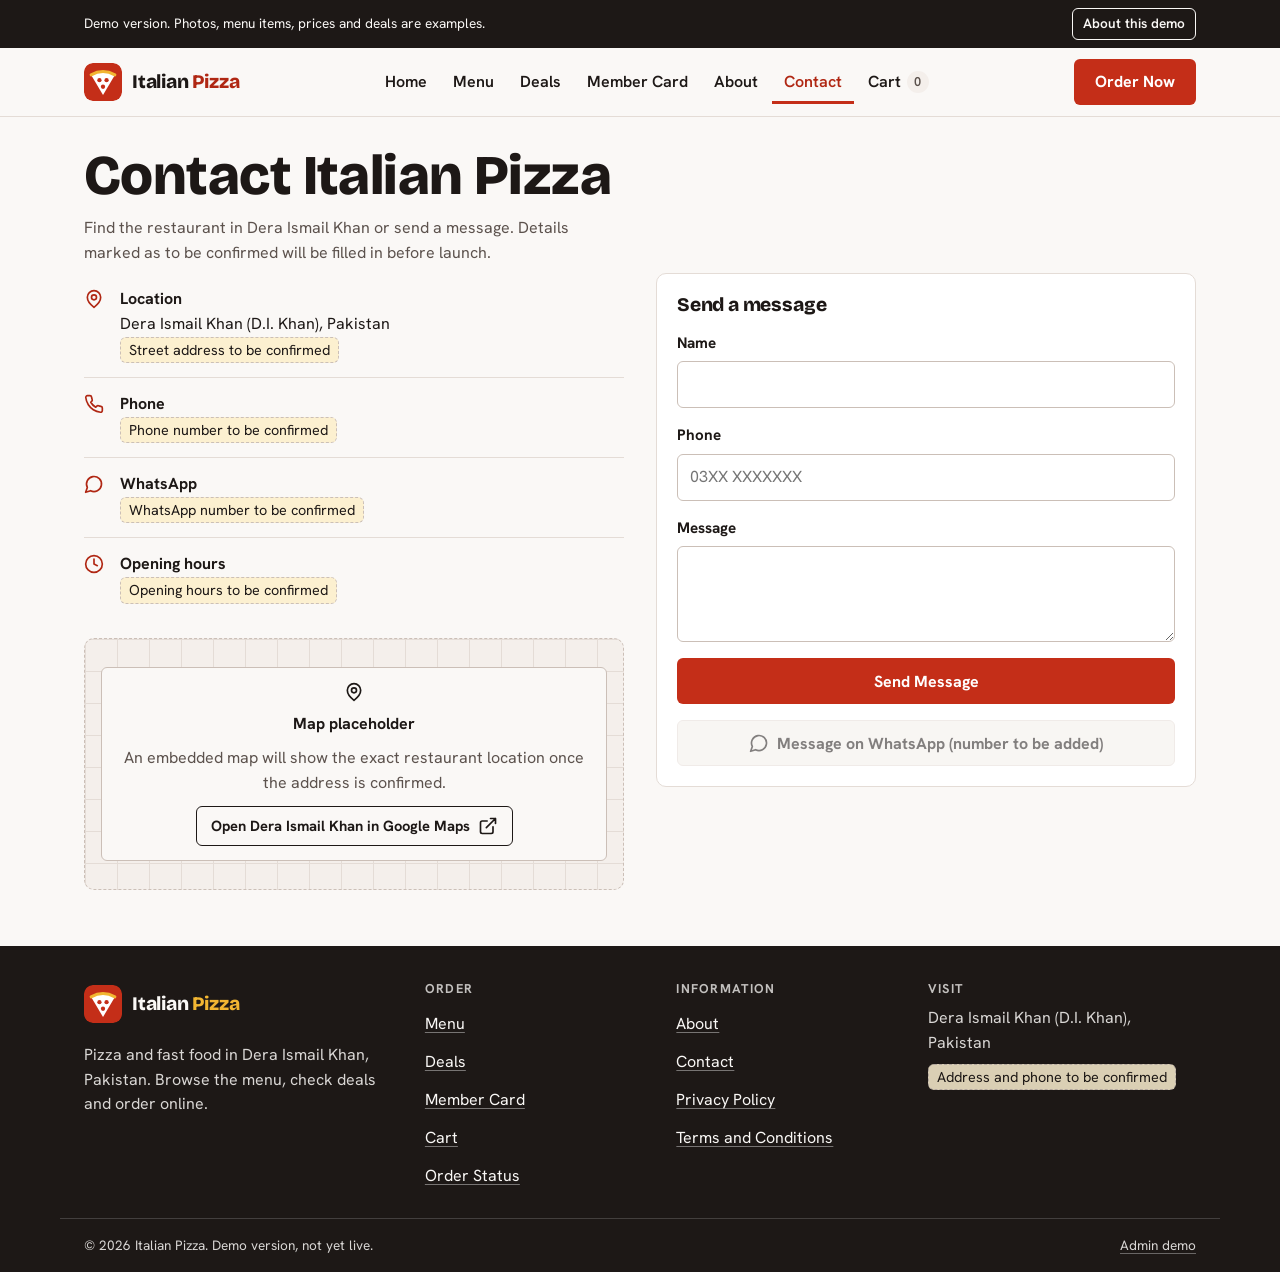
<file: contact.html>
<!doctype html>
<html lang="en">
<head>
<meta charset="utf-8">
<meta name="viewport" content="width=device-width, initial-scale=1, viewport-fit=cover">
<title>Contact and Location | Italian Pizza</title>
<meta name="description" content="Contact Italian Pizza in Dera Ismail Khan. Find the location, phone, WhatsApp and opening hours, or send a message.">
<!-- Demo and staging build: remove the robots tag below when the site goes live on the real domain. -->
<meta name="robots" content="noindex, nofollow">
<!-- Replace https://example.com with the live domain at launch. -->
<link rel="canonical" href="https://example.com/contact.html">
<meta property="og:type" content="website">
<meta property="og:site_name" content="Italian Pizza">
<meta property="og:title" content="Contact and Location | Italian Pizza">
<meta property="og:description" content="Contact Italian Pizza in Dera Ismail Khan. Find the location, phone, WhatsApp and opening hours, or send a message.">
<meta property="og:url" content="https://example.com/contact.html">
<meta property="og:image" content="https://example.com/assets/og-placeholder.png">
<meta name="twitter:card" content="summary_large_image">
<meta name="theme-color" content="#C42E18">
<link rel="icon" href="assets/favicon.svg" type="image/svg+xml">
<link rel="icon" href="assets/favicon-32.png" sizes="32x32" type="image/png">
<link rel="apple-touch-icon" href="assets/apple-touch-icon.png">
<link rel="preconnect" href="https://fonts.googleapis.com">
<link rel="preconnect" href="https://fonts.gstatic.com" crossorigin>
<link rel="stylesheet" href="https://fonts.googleapis.com/css2?family=Bricolage+Grotesque:opsz,wght@12..96,700;12..96,800&family=Hanken+Grotesk:wght@400;500;600;700;800&display=swap">
<link rel="stylesheet" href="assets/styles.css">
</head>
<body data-page="contact" class="has-bottom-nav">
<a class="skip-link" href="#main">Skip to content</a>
<div class="demo-bar"><div class="container"><span>Demo version. Photos, menu items, prices and deals are examples.</span><button type="button" data-demo-guide>About this demo</button></div></div>
<header class="site-header">
<div class="container bar">
<a class="brand" href="index.html" aria-label="Italian Pizza, home"><svg class="logo-mark" viewBox="0 0 64 64" aria-hidden="true" focusable="false"><rect width="64" height="64" rx="14" fill="#C42E18"/><path d="M32 54 12 20q20-11 40 0z" fill="#fff"/><path d="M12 20q20-11 40 0" fill="none" stroke="#F2B632" stroke-width="5" stroke-linecap="round"/><circle cx="26" cy="29" r="3.6" fill="#C42E18"/><circle cx="38" cy="29" r="3.6" fill="#C42E18"/><circle cx="32" cy="40" r="3.6" fill="#C42E18"/></svg><span class="brand-text">Italian <span>Pizza</span></span></a>
<nav class="nav-desktop" aria-label="Main"><a href="index.html" data-nav="home">Home</a><a href="menu.html" data-nav="menu">Menu</a><a href="deals.html" data-nav="deals">Deals</a><a href="member.html" data-nav="member">Member Card</a><a href="about.html" data-nav="about">About</a><a href="contact.html" data-nav="contact">Contact</a><a href="cart.html" data-nav="cart">Cart <span class="cart-count" data-cart-count data-zero="true">0</span></a></nav>
<div class="bar-actions">
<a class="btn btn-primary btn-order" href="menu.html#pizza">Order Now</a>
<a class="cart-link" href="cart.html" data-cart-label aria-label="Cart"><i data-lucide="shopping-bag" aria-hidden="true"></i><span class="lbl">Cart</span><span class="cart-count" data-cart-count data-zero="true">0</span></a>
<button type="button" class="menu-toggle" aria-expanded="false" aria-controls="mobile-nav"><i data-lucide="menu" aria-hidden="true"></i><span class="lbl">Menu</span></button>
</div>
</div>
<nav id="mobile-nav" class="nav-mobile" aria-label="Main" hidden><ul><li><a href="index.html" data-nav="home">Home</a></li><li><a href="menu.html" data-nav="menu">Menu</a></li><li><a href="deals.html" data-nav="deals">Deals</a></li><li><a href="member.html" data-nav="member">Member Card</a></li><li><a href="about.html" data-nav="about">About</a></li><li><a href="contact.html" data-nav="contact">Contact</a></li><li><a class="btn btn-primary btn-block" href="menu.html#pizza">Order Now</a></li></ul></nav>
</header>
<main id="main" tabindex="-1">

<div class="container page-head"><h1>Contact Italian Pizza</h1><p>Find the restaurant in Dera Ismail Khan or send a message. Details marked as to be confirmed will be filled in before launch.</p></div>
<div class="container" style="padding-bottom:32px">
<div class="contact-grid">
<div style="display:grid;gap:20px;min-width:0">
<ul class="info-list" aria-label="Contact details">
<li><i data-lucide="map-pin" aria-hidden="true"></i><div><strong>Location</strong>Dera Ismail Khan (D.I. Khan), Pakistan<br><span class="placeholder-chip">Street address to be confirmed</span></div></li>
<li><i data-lucide="phone" aria-hidden="true"></i><div><strong>Phone</strong><span class="placeholder-chip">Phone number to be confirmed</span></div></li>
<li><i data-lucide="message-circle" aria-hidden="true"></i><div><strong>WhatsApp</strong><span class="placeholder-chip">WhatsApp number to be confirmed</span></div></li>
<li><i data-lucide="clock" aria-hidden="true"></i><div><strong>Opening hours</strong><span class="placeholder-chip">Opening hours to be confirmed</span></div></li>
</ul>
<div class="map-ph" role="img" aria-label="Map placeholder for Dera Ismail Khan"><div><i data-lucide="map-pin" aria-hidden="true"></i><strong>Map placeholder</strong><span class="muted">An embedded map will show the exact restaurant location once the address is confirmed.</span><a class="btn btn-secondary btn-sm" href="https://www.google.com/maps/search/?api=1&amp;query=Dera+Ismail+Khan" target="_blank" rel="noopener">Open Dera Ismail Khan in Google Maps<i data-lucide="external-link" aria-hidden="true"></i></a></div></div>
</div>
<section class="panel" aria-labelledby="msg-h">
<h2 id="msg-h">Send a message</h2>
<form id="contact-form" novalidate style="display:grid;gap:16px">
<div class="field"><label for="c-name">Name</label><input id="c-name" autocomplete="name" aria-describedby="c-name-err"><p class="field-error" id="c-name-err" role="alert"></p></div>
<div class="field"><label for="c-phone">Phone</label><input id="c-phone" type="tel" inputmode="tel" autocomplete="tel" placeholder="03XX XXXXXXX" aria-describedby="c-phone-err"><p class="field-error" id="c-phone-err" role="alert"></p></div>
<div class="field"><label for="c-msg">Message</label><textarea id="c-msg" aria-describedby="c-msg-err"></textarea><p class="field-error" id="c-msg-err" role="alert"></p></div>
<button class="btn btn-primary" type="submit">Send Message</button>
</form>
<p class="notice ok" id="contact-done" role="status" hidden><i data-lucide="circle-check" aria-hidden="true"></i><span>Message form works as a demo. Nothing was sent.</span></p>
<button type="button" class="btn btn-quiet" disabled aria-disabled="true"><i data-lucide="message-circle" aria-hidden="true"></i>Message on WhatsApp (number to be added)</button>
</section>
</div>
</div>

</main>
<footer class="site-footer">
<div class="container footer-grid">
<div><a class="brand" href="index.html" aria-label="Italian Pizza, home"><svg class="logo-mark" viewBox="0 0 64 64" aria-hidden="true" focusable="false"><rect width="64" height="64" rx="14" fill="#C42E18"/><path d="M32 54 12 20q20-11 40 0z" fill="#fff"/><path d="M12 20q20-11 40 0" fill="none" stroke="#F2B632" stroke-width="5" stroke-linecap="round"/><circle cx="26" cy="29" r="3.6" fill="#C42E18"/><circle cx="38" cy="29" r="3.6" fill="#C42E18"/><circle cx="32" cy="40" r="3.6" fill="#C42E18"/></svg><span class="brand-text">Italian <span>Pizza</span></span></a>
<p style="margin-top:12px">Pizza and fast food in Dera Ismail Khan, Pakistan. Browse the menu, check deals and order online.</p></div>
<div><h2>Order</h2><ul><li><a href="menu.html">Menu</a></li><li><a href="deals.html">Deals</a></li><li><a href="member.html">Member Card</a></li><li><a href="cart.html">Cart</a></li><li><a href="order-status.html">Order Status</a></li></ul></div>
<div><h2>Information</h2><ul><li><a href="about.html">About</a></li><li><a href="contact.html">Contact</a></li><li><a href="privacy.html">Privacy Policy</a></li><li><a href="terms.html">Terms and Conditions</a></li></ul></div>
<div><h2>Visit</h2><p>Dera Ismail Khan (D.I. Khan), Pakistan</p><p style="margin-top:8px"><span class="placeholder-chip">Address and phone to be confirmed</span></p></div>
</div>
<div class="container footer-base"><span>&copy; 2026 Italian Pizza. Demo version, not yet live.</span><a href="admin.html">Admin demo</a></div>
</footer>
<nav class="bottom-nav" aria-label="Quick navigation"><ul>
<li><a href="index.html" data-nav="home"><i data-lucide="house" aria-hidden="true"></i><span>Home</span></a></li>
<li><a href="menu.html" data-nav="menu"><i data-lucide="utensils" aria-hidden="true"></i><span>Menu</span></a></li>
<li><a href="cart.html" data-nav="cart" data-cart-label><i data-lucide="shopping-bag" aria-hidden="true"></i><span>Cart</span><span class="cart-count" data-cart-count data-zero="true">0</span></a></li>
<li><a href="member.html" data-nav="member"><i data-lucide="credit-card" aria-hidden="true"></i><span>Member</span></a></li>
</ul></nav>
<script src="assets/app.js"></script>
</body>
</html>
</file>
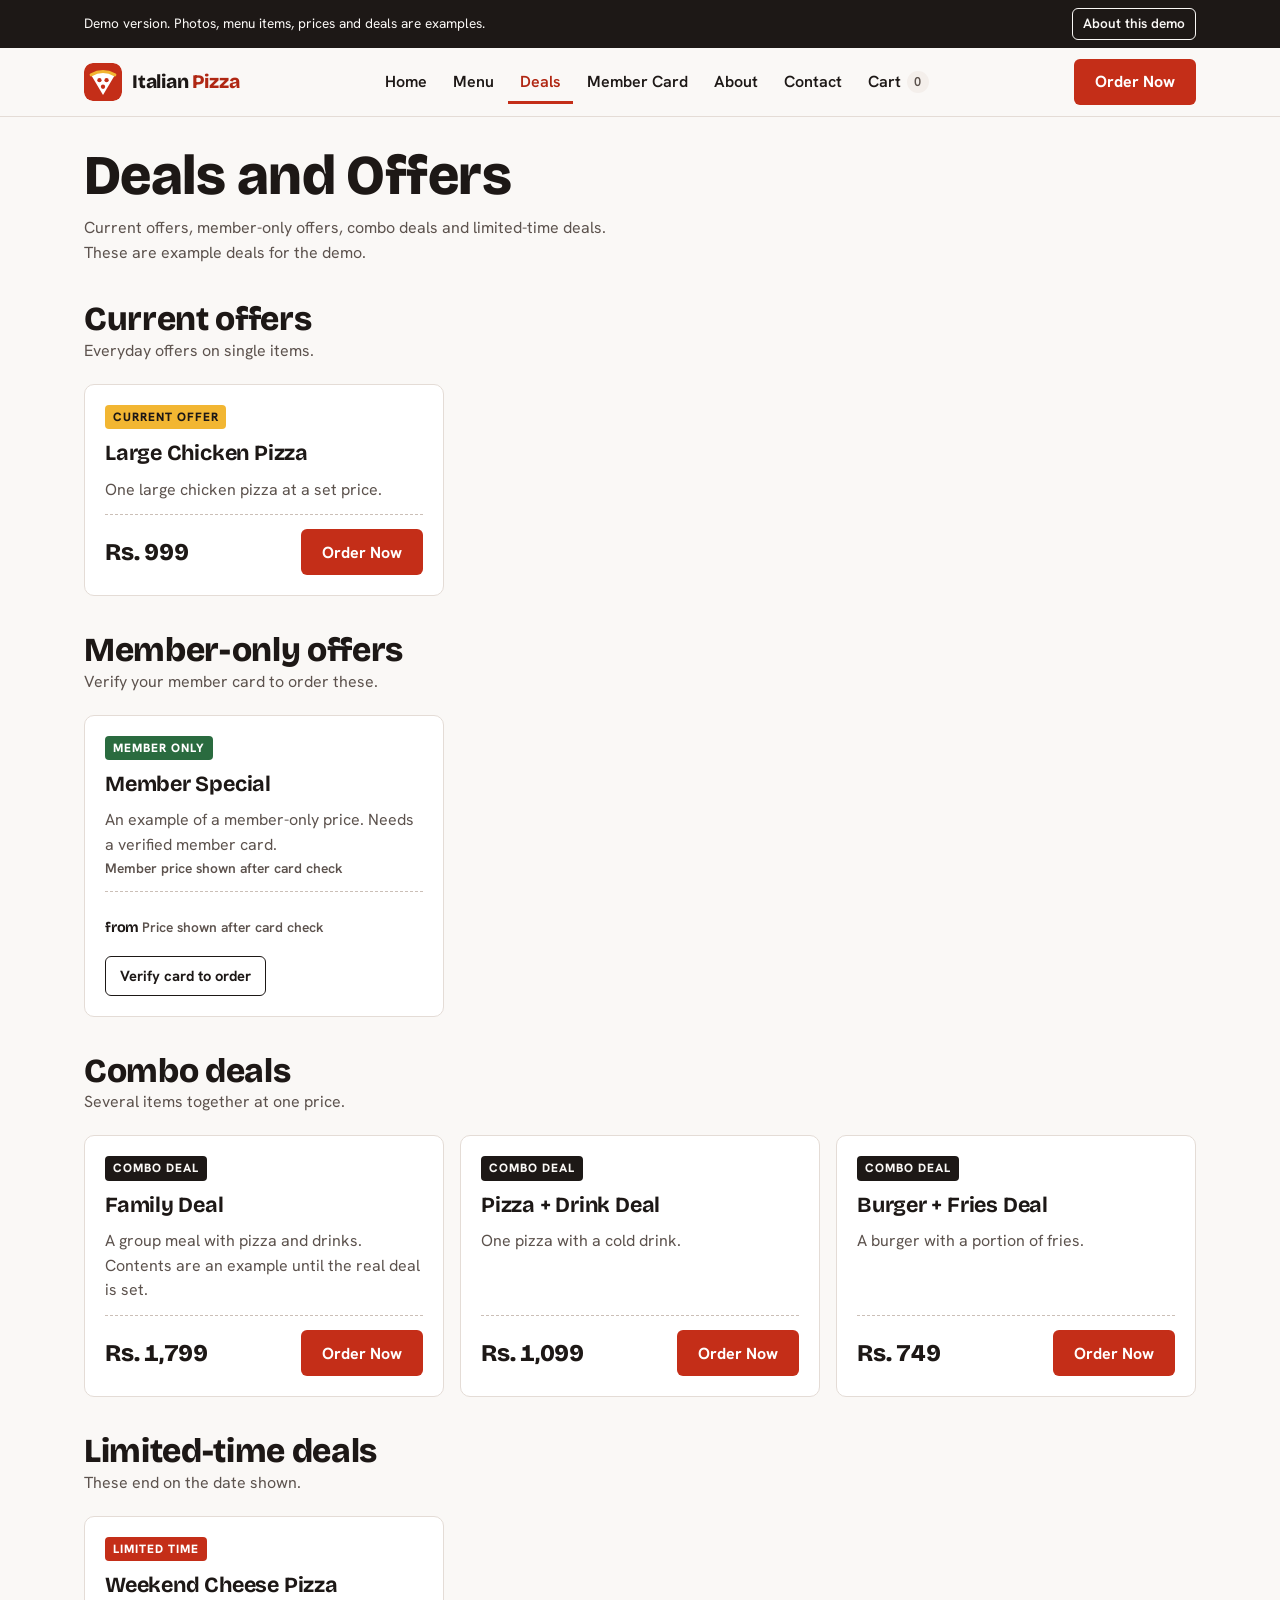
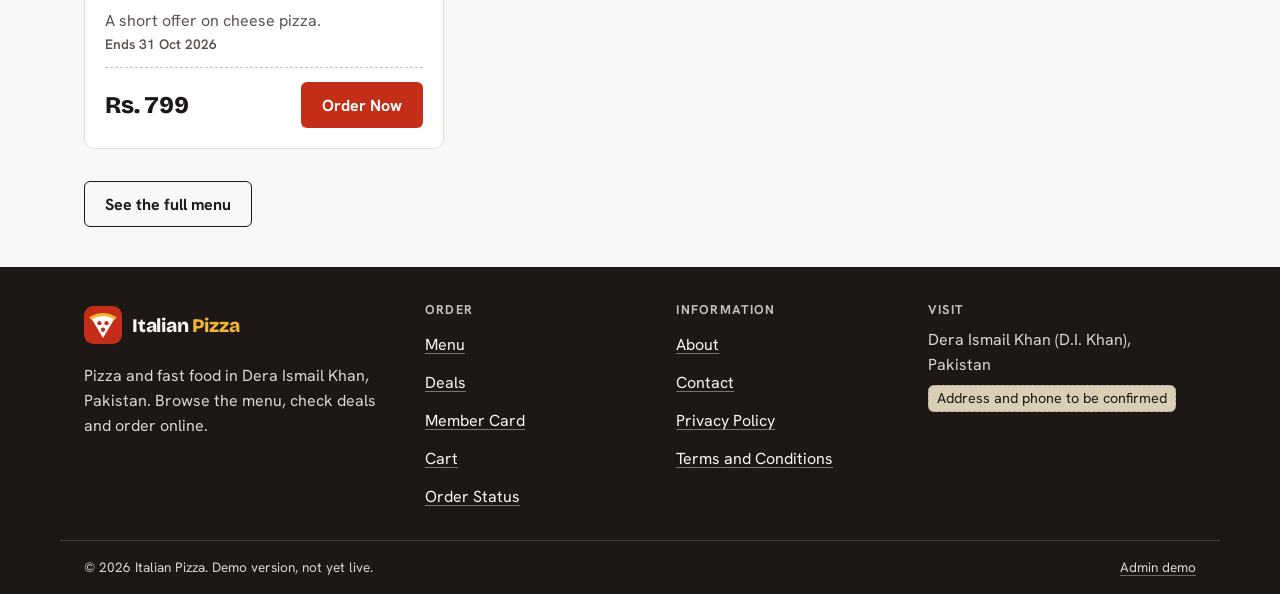
<file: deals.html>
<!doctype html>
<html lang="en">
<head>
<meta charset="utf-8">
<meta name="viewport" content="width=device-width, initial-scale=1, viewport-fit=cover">
<title>Deals and Offers | Italian Pizza</title>
<meta name="description" content="Current offers, member-only offers, combo deals and limited-time deals from Italian Pizza in Dera Ismail Khan.">
<!-- Demo and staging build: remove the robots tag below when the site goes live on the real domain. -->
<meta name="robots" content="noindex, nofollow">
<!-- Replace https://example.com with the live domain at launch. -->
<link rel="canonical" href="https://example.com/deals.html">
<meta property="og:type" content="website">
<meta property="og:site_name" content="Italian Pizza">
<meta property="og:title" content="Deals and Offers | Italian Pizza">
<meta property="og:description" content="Current offers, member-only offers, combo deals and limited-time deals from Italian Pizza in Dera Ismail Khan.">
<meta property="og:url" content="https://example.com/deals.html">
<meta property="og:image" content="https://example.com/assets/og-placeholder.png">
<meta name="twitter:card" content="summary_large_image">
<meta name="theme-color" content="#C42E18">
<link rel="icon" href="assets/favicon.svg" type="image/svg+xml">
<link rel="icon" href="assets/favicon-32.png" sizes="32x32" type="image/png">
<link rel="apple-touch-icon" href="assets/apple-touch-icon.png">
<link rel="preconnect" href="https://fonts.googleapis.com">
<link rel="preconnect" href="https://fonts.gstatic.com" crossorigin>
<link rel="stylesheet" href="https://fonts.googleapis.com/css2?family=Bricolage+Grotesque:opsz,wght@12..96,700;12..96,800&family=Hanken+Grotesk:wght@400;500;600;700;800&display=swap">
<link rel="stylesheet" href="assets/styles.css">
</head>
<body data-page="deals" class="has-bottom-nav">
<a class="skip-link" href="#main">Skip to content</a>
<div class="demo-bar"><div class="container"><span>Demo version. Photos, menu items, prices and deals are examples.</span><button type="button" data-demo-guide>About this demo</button></div></div>
<header class="site-header">
<div class="container bar">
<a class="brand" href="index.html" aria-label="Italian Pizza, home"><svg class="logo-mark" viewBox="0 0 64 64" aria-hidden="true" focusable="false"><rect width="64" height="64" rx="14" fill="#C42E18"/><path d="M32 54 12 20q20-11 40 0z" fill="#fff"/><path d="M12 20q20-11 40 0" fill="none" stroke="#F2B632" stroke-width="5" stroke-linecap="round"/><circle cx="26" cy="29" r="3.6" fill="#C42E18"/><circle cx="38" cy="29" r="3.6" fill="#C42E18"/><circle cx="32" cy="40" r="3.6" fill="#C42E18"/></svg><span class="brand-text">Italian <span>Pizza</span></span></a>
<nav class="nav-desktop" aria-label="Main"><a href="index.html" data-nav="home">Home</a><a href="menu.html" data-nav="menu">Menu</a><a href="deals.html" data-nav="deals">Deals</a><a href="member.html" data-nav="member">Member Card</a><a href="about.html" data-nav="about">About</a><a href="contact.html" data-nav="contact">Contact</a><a href="cart.html" data-nav="cart">Cart <span class="cart-count" data-cart-count data-zero="true">0</span></a></nav>
<div class="bar-actions">
<a class="btn btn-primary btn-order" href="menu.html#pizza">Order Now</a>
<a class="cart-link" href="cart.html" data-cart-label aria-label="Cart"><i data-lucide="shopping-bag" aria-hidden="true"></i><span class="lbl">Cart</span><span class="cart-count" data-cart-count data-zero="true">0</span></a>
<button type="button" class="menu-toggle" aria-expanded="false" aria-controls="mobile-nav"><i data-lucide="menu" aria-hidden="true"></i><span class="lbl">Menu</span></button>
</div>
</div>
<nav id="mobile-nav" class="nav-mobile" aria-label="Main" hidden><ul><li><a href="index.html" data-nav="home">Home</a></li><li><a href="menu.html" data-nav="menu">Menu</a></li><li><a href="deals.html" data-nav="deals">Deals</a></li><li><a href="member.html" data-nav="member">Member Card</a></li><li><a href="about.html" data-nav="about">About</a></li><li><a href="contact.html" data-nav="contact">Contact</a></li><li><a class="btn btn-primary btn-block" href="menu.html#pizza">Order Now</a></li></ul></nav>
</header>
<main id="main" tabindex="-1">
<div class="container page-head"><h1>Deals and Offers</h1><p>Current offers, member-only offers, combo deals and limited-time deals. These are example deals for the demo.</p></div>
<div class="container" id="deals-root" style="padding-bottom:24px"></div>
<noscript><div class="container"><p class="notice">This demo needs JavaScript to show the menu and cart.</p></div></noscript>
<div class="container" style="padding-bottom:16px"><a class="btn btn-secondary" href="menu.html">See the full menu</a></div>

</main>
<footer class="site-footer">
<div class="container footer-grid">
<div><a class="brand" href="index.html" aria-label="Italian Pizza, home"><svg class="logo-mark" viewBox="0 0 64 64" aria-hidden="true" focusable="false"><rect width="64" height="64" rx="14" fill="#C42E18"/><path d="M32 54 12 20q20-11 40 0z" fill="#fff"/><path d="M12 20q20-11 40 0" fill="none" stroke="#F2B632" stroke-width="5" stroke-linecap="round"/><circle cx="26" cy="29" r="3.6" fill="#C42E18"/><circle cx="38" cy="29" r="3.6" fill="#C42E18"/><circle cx="32" cy="40" r="3.6" fill="#C42E18"/></svg><span class="brand-text">Italian <span>Pizza</span></span></a>
<p style="margin-top:12px">Pizza and fast food in Dera Ismail Khan, Pakistan. Browse the menu, check deals and order online.</p></div>
<div><h2>Order</h2><ul><li><a href="menu.html">Menu</a></li><li><a href="deals.html">Deals</a></li><li><a href="member.html">Member Card</a></li><li><a href="cart.html">Cart</a></li><li><a href="order-status.html">Order Status</a></li></ul></div>
<div><h2>Information</h2><ul><li><a href="about.html">About</a></li><li><a href="contact.html">Contact</a></li><li><a href="privacy.html">Privacy Policy</a></li><li><a href="terms.html">Terms and Conditions</a></li></ul></div>
<div><h2>Visit</h2><p>Dera Ismail Khan (D.I. Khan), Pakistan</p><p style="margin-top:8px"><span class="placeholder-chip">Address and phone to be confirmed</span></p></div>
</div>
<div class="container footer-base"><span>&copy; 2026 Italian Pizza. Demo version, not yet live.</span><a href="admin.html">Admin demo</a></div>
</footer>
<nav class="bottom-nav" aria-label="Quick navigation"><ul>
<li><a href="index.html" data-nav="home"><i data-lucide="house" aria-hidden="true"></i><span>Home</span></a></li>
<li><a href="menu.html" data-nav="menu"><i data-lucide="utensils" aria-hidden="true"></i><span>Menu</span></a></li>
<li><a href="cart.html" data-nav="cart" data-cart-label><i data-lucide="shopping-bag" aria-hidden="true"></i><span>Cart</span><span class="cart-count" data-cart-count data-zero="true">0</span></a></li>
<li><a href="member.html" data-nav="member"><i data-lucide="credit-card" aria-hidden="true"></i><span>Member</span></a></li>
</ul></nav>
<script src="assets/app.js"></script>
</body>
</html>
</file>
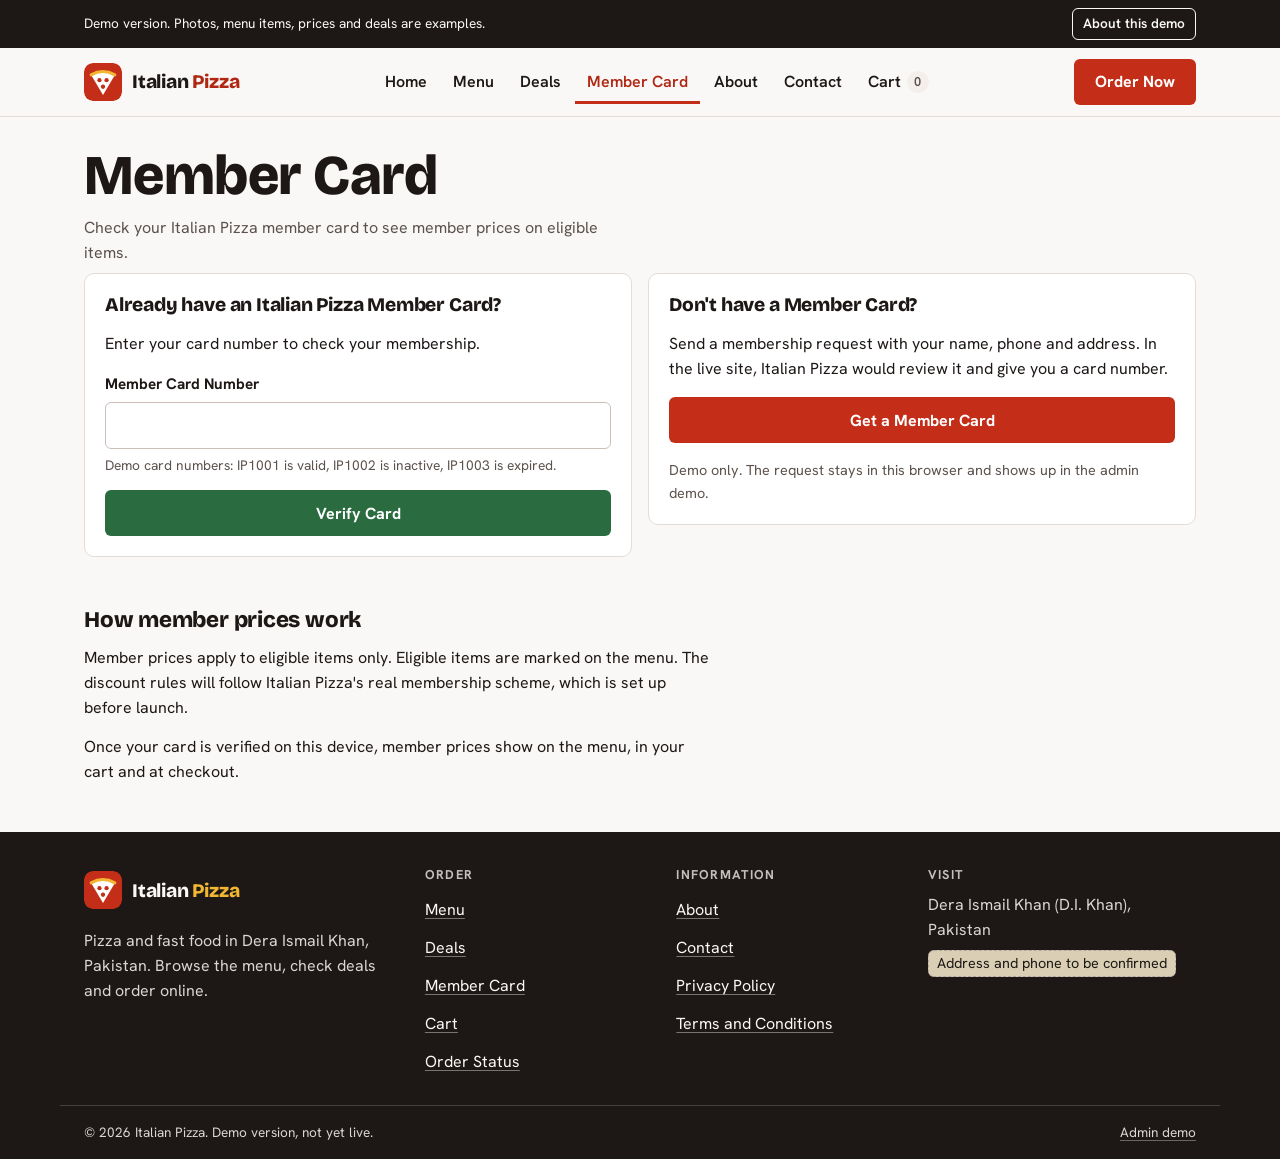
<file: member.html>
<!doctype html>
<html lang="en">
<head>
<meta charset="utf-8">
<meta name="viewport" content="width=device-width, initial-scale=1, viewport-fit=cover">
<title>Member Card | Italian Pizza</title>
<meta name="description" content="Check your Italian Pizza member card number to see member prices, or request a new member card.">
<!-- Demo and staging build: remove the robots tag below when the site goes live on the real domain. -->
<meta name="robots" content="noindex, nofollow">
<!-- Replace https://example.com with the live domain at launch. -->
<link rel="canonical" href="https://example.com/member.html">
<meta property="og:type" content="website">
<meta property="og:site_name" content="Italian Pizza">
<meta property="og:title" content="Member Card | Italian Pizza">
<meta property="og:description" content="Check your Italian Pizza member card number to see member prices, or request a new member card.">
<meta property="og:url" content="https://example.com/member.html">
<meta property="og:image" content="https://example.com/assets/og-placeholder.png">
<meta name="twitter:card" content="summary_large_image">
<meta name="theme-color" content="#C42E18">
<link rel="icon" href="assets/favicon.svg" type="image/svg+xml">
<link rel="icon" href="assets/favicon-32.png" sizes="32x32" type="image/png">
<link rel="apple-touch-icon" href="assets/apple-touch-icon.png">
<link rel="preconnect" href="https://fonts.googleapis.com">
<link rel="preconnect" href="https://fonts.gstatic.com" crossorigin>
<link rel="stylesheet" href="https://fonts.googleapis.com/css2?family=Bricolage+Grotesque:opsz,wght@12..96,700;12..96,800&family=Hanken+Grotesk:wght@400;500;600;700;800&display=swap">
<link rel="stylesheet" href="assets/styles.css">
</head>
<body data-page="member" class="has-bottom-nav">
<a class="skip-link" href="#main">Skip to content</a>
<div class="demo-bar"><div class="container"><span>Demo version. Photos, menu items, prices and deals are examples.</span><button type="button" data-demo-guide>About this demo</button></div></div>
<header class="site-header">
<div class="container bar">
<a class="brand" href="index.html" aria-label="Italian Pizza, home"><svg class="logo-mark" viewBox="0 0 64 64" aria-hidden="true" focusable="false"><rect width="64" height="64" rx="14" fill="#C42E18"/><path d="M32 54 12 20q20-11 40 0z" fill="#fff"/><path d="M12 20q20-11 40 0" fill="none" stroke="#F2B632" stroke-width="5" stroke-linecap="round"/><circle cx="26" cy="29" r="3.6" fill="#C42E18"/><circle cx="38" cy="29" r="3.6" fill="#C42E18"/><circle cx="32" cy="40" r="3.6" fill="#C42E18"/></svg><span class="brand-text">Italian <span>Pizza</span></span></a>
<nav class="nav-desktop" aria-label="Main"><a href="index.html" data-nav="home">Home</a><a href="menu.html" data-nav="menu">Menu</a><a href="deals.html" data-nav="deals">Deals</a><a href="member.html" data-nav="member">Member Card</a><a href="about.html" data-nav="about">About</a><a href="contact.html" data-nav="contact">Contact</a><a href="cart.html" data-nav="cart">Cart <span class="cart-count" data-cart-count data-zero="true">0</span></a></nav>
<div class="bar-actions">
<a class="btn btn-primary btn-order" href="menu.html#pizza">Order Now</a>
<a class="cart-link" href="cart.html" data-cart-label aria-label="Cart"><i data-lucide="shopping-bag" aria-hidden="true"></i><span class="lbl">Cart</span><span class="cart-count" data-cart-count data-zero="true">0</span></a>
<button type="button" class="menu-toggle" aria-expanded="false" aria-controls="mobile-nav"><i data-lucide="menu" aria-hidden="true"></i><span class="lbl">Menu</span></button>
</div>
</div>
<nav id="mobile-nav" class="nav-mobile" aria-label="Main" hidden><ul><li><a href="index.html" data-nav="home">Home</a></li><li><a href="menu.html" data-nav="menu">Menu</a></li><li><a href="deals.html" data-nav="deals">Deals</a></li><li><a href="member.html" data-nav="member">Member Card</a></li><li><a href="about.html" data-nav="about">About</a></li><li><a href="contact.html" data-nav="contact">Contact</a></li><li><a class="btn btn-primary btn-block" href="menu.html#pizza">Order Now</a></li></ul></nav>
</header>
<main id="main" tabindex="-1">
<div class="container page-head"><h1>Member Card</h1><p>Check your Italian Pizza member card to see member prices on eligible items.</p></div>
<div class="container" style="padding-bottom:24px">
<div class="grid-cards" style="align-items:start">
<section class="panel" aria-labelledby="have-h">
<h2 id="have-h">Already have an Italian Pizza Member Card?</h2>
<p>Enter your card number to check your membership.</p>
<form id="verify-form" novalidate style="display:grid;gap:14px">
<div class="field"><label for="card-no">Member Card Number</label><input id="card-no" name="card" type="text" autocomplete="off" autocapitalize="characters" aria-describedby="card-hint verify-error"><span class="hint" id="card-hint">Demo card numbers: IP1001 is valid, IP1002 is inactive, IP1003 is expired.</span><p class="field-error" id="verify-error" role="alert"></p></div>
<button class="btn btn-basil" type="submit">Verify Card</button>
</form>
<div id="verify-result" hidden></div>
</section>
<section class="panel" aria-labelledby="no-h">
<h2 id="no-h">Don't have a Member Card?</h2>
<p>Send a membership request with your name, phone and address. In the live site, Italian Pizza would review it and give you a card number.</p>
<button class="btn btn-primary" type="button" id="open-join">Get a Member Card</button>
<p class="muted" style="font-size:.9rem">Demo only. The request stays in this browser and shows up in the admin demo.</p>
</section>
</div>
<section class="prose" style="margin-top:32px" aria-labelledby="how-m">
<h2 id="how-m">How member prices work</h2>
<p>Member prices apply to eligible items only. Eligible items are marked on the menu. The discount rules will follow Italian Pizza's real membership scheme, which is set up before launch.</p>
<p>Once your card is verified on this device, member prices show on the menu, in your cart and at checkout.</p>
</section>
</div>
<dialog id="join-dialog" class="sheet" aria-labelledby="join-title">
<div class="dlg-head"><h2 id="join-title">Get a Member Card</h2><button type="button" class="dlg-close" data-close aria-label="Close">&times;</button></div>
<div class="dlg-body">
<form id="join-form" novalidate style="display:grid;gap:16px">
<div class="field"><label for="j-name">Name</label><input id="j-name" autocomplete="name" aria-describedby="j-name-err"><p class="field-error" id="j-name-err" role="alert"></p></div>
<div class="field"><label for="j-phone">Phone</label><input id="j-phone" type="tel" inputmode="tel" autocomplete="tel" placeholder="03XX XXXXXXX" aria-describedby="j-phone-err"><p class="field-error" id="j-phone-err" role="alert"></p></div>
<div class="field"><label for="j-address">Address</label><textarea id="j-address" autocomplete="street-address" aria-describedby="j-address-err"></textarea><p class="field-error" id="j-address-err" role="alert"></p></div>
<button class="btn btn-primary" type="submit">Submit Membership Request</button>
</form>
<div id="join-done" hidden><h3 tabindex="-1">Request received</h3><p style="margin:8px 0 16px">This is a demo, so nothing was sent. In the live site, Italian Pizza would review the request and contact you with a card number.</p><button type="button" class="btn btn-primary" data-close>Close</button></div>
</div>
</dialog>

</main>
<footer class="site-footer">
<div class="container footer-grid">
<div><a class="brand" href="index.html" aria-label="Italian Pizza, home"><svg class="logo-mark" viewBox="0 0 64 64" aria-hidden="true" focusable="false"><rect width="64" height="64" rx="14" fill="#C42E18"/><path d="M32 54 12 20q20-11 40 0z" fill="#fff"/><path d="M12 20q20-11 40 0" fill="none" stroke="#F2B632" stroke-width="5" stroke-linecap="round"/><circle cx="26" cy="29" r="3.6" fill="#C42E18"/><circle cx="38" cy="29" r="3.6" fill="#C42E18"/><circle cx="32" cy="40" r="3.6" fill="#C42E18"/></svg><span class="brand-text">Italian <span>Pizza</span></span></a>
<p style="margin-top:12px">Pizza and fast food in Dera Ismail Khan, Pakistan. Browse the menu, check deals and order online.</p></div>
<div><h2>Order</h2><ul><li><a href="menu.html">Menu</a></li><li><a href="deals.html">Deals</a></li><li><a href="member.html">Member Card</a></li><li><a href="cart.html">Cart</a></li><li><a href="order-status.html">Order Status</a></li></ul></div>
<div><h2>Information</h2><ul><li><a href="about.html">About</a></li><li><a href="contact.html">Contact</a></li><li><a href="privacy.html">Privacy Policy</a></li><li><a href="terms.html">Terms and Conditions</a></li></ul></div>
<div><h2>Visit</h2><p>Dera Ismail Khan (D.I. Khan), Pakistan</p><p style="margin-top:8px"><span class="placeholder-chip">Address and phone to be confirmed</span></p></div>
</div>
<div class="container footer-base"><span>&copy; 2026 Italian Pizza. Demo version, not yet live.</span><a href="admin.html">Admin demo</a></div>
</footer>
<nav class="bottom-nav" aria-label="Quick navigation"><ul>
<li><a href="index.html" data-nav="home"><i data-lucide="house" aria-hidden="true"></i><span>Home</span></a></li>
<li><a href="menu.html" data-nav="menu"><i data-lucide="utensils" aria-hidden="true"></i><span>Menu</span></a></li>
<li><a href="cart.html" data-nav="cart" data-cart-label><i data-lucide="shopping-bag" aria-hidden="true"></i><span>Cart</span><span class="cart-count" data-cart-count data-zero="true">0</span></a></li>
<li><a href="member.html" data-nav="member"><i data-lucide="credit-card" aria-hidden="true"></i><span>Member</span></a></li>
</ul></nav>
<script src="assets/app.js"></script>
</body>
</html>
</file>
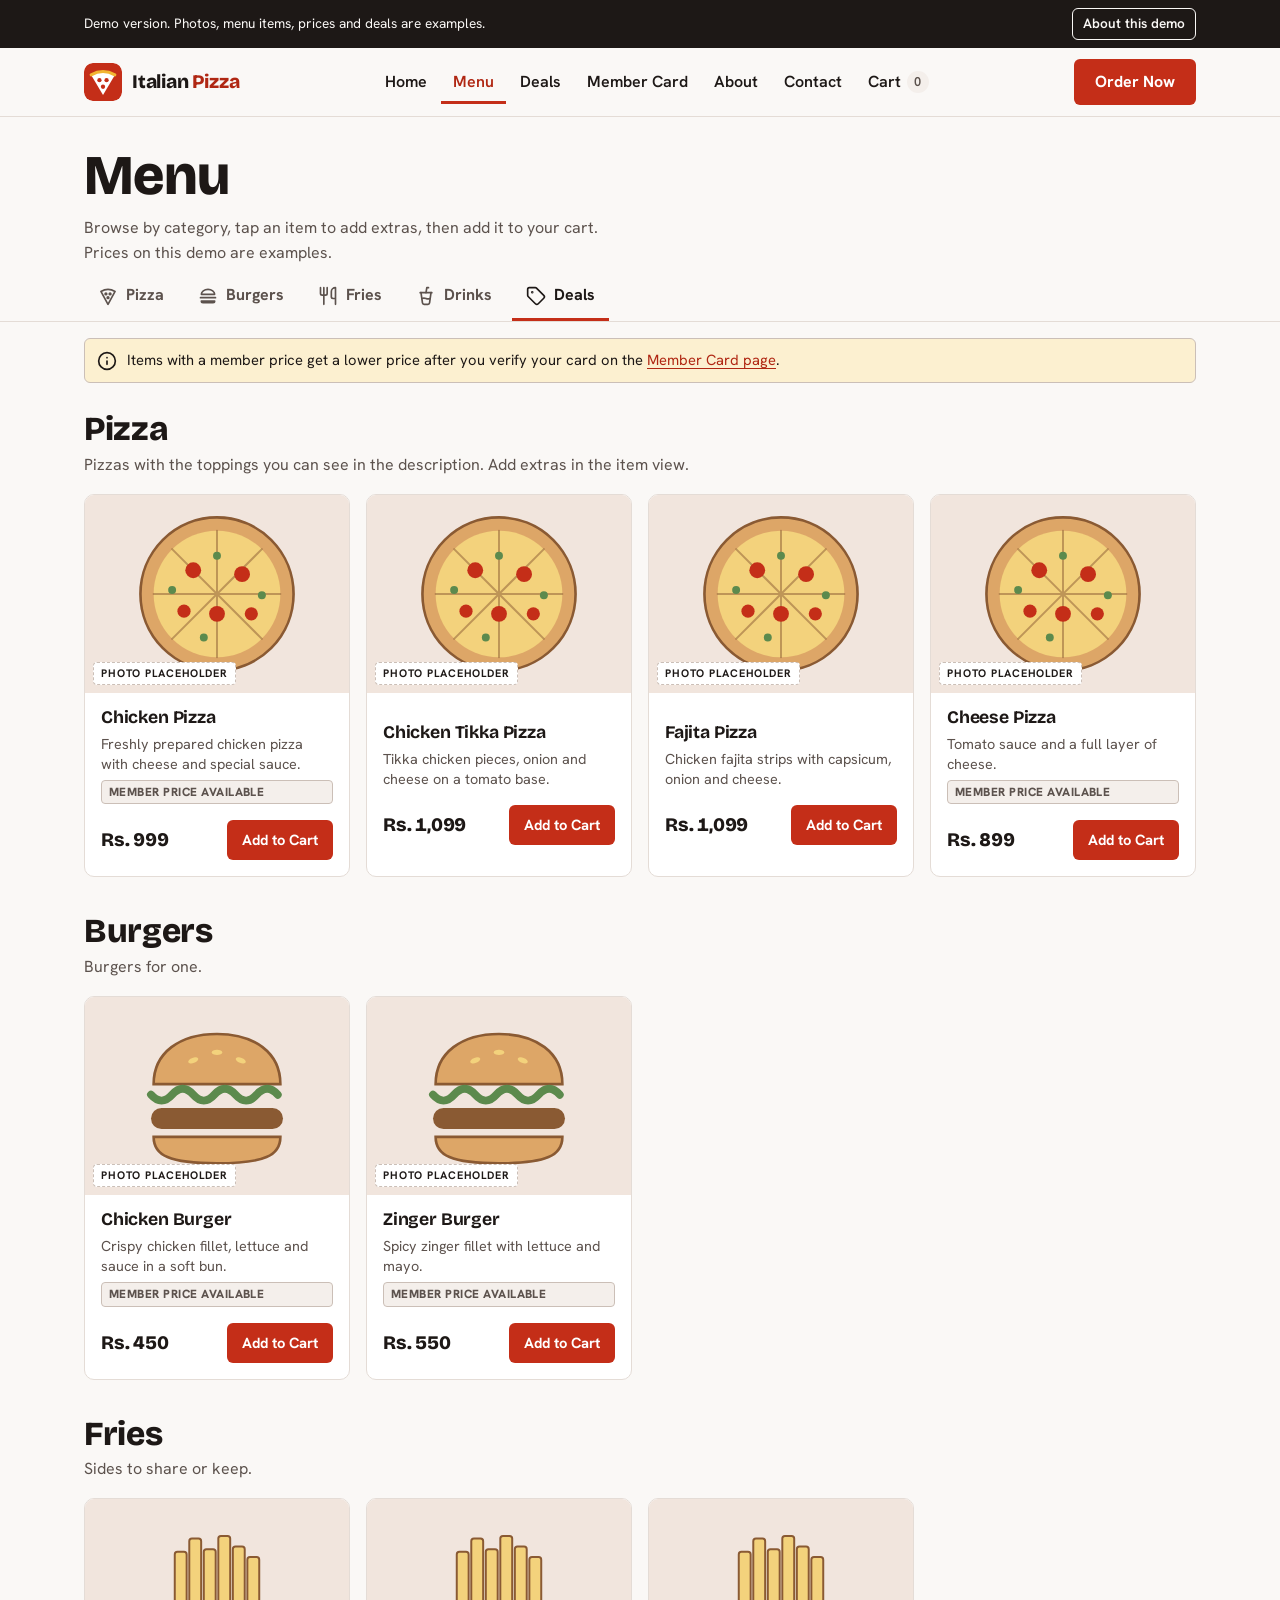
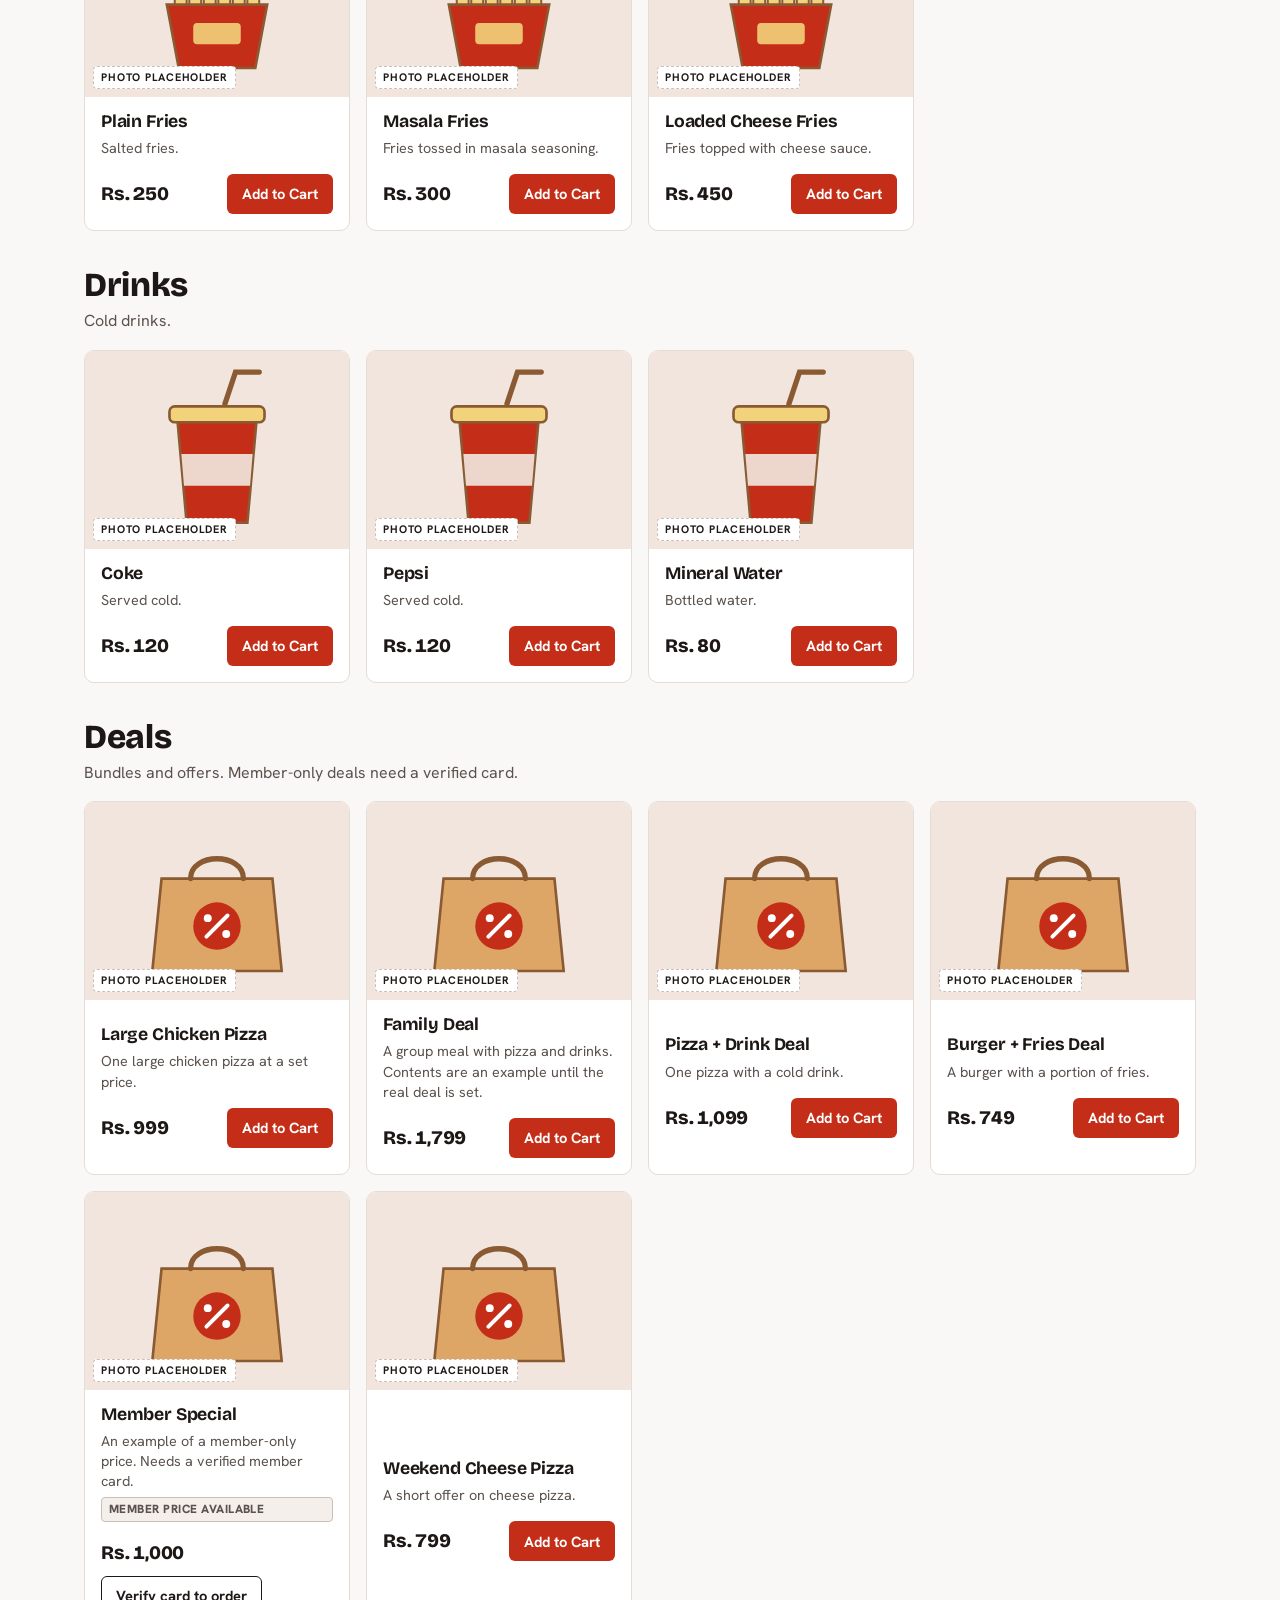
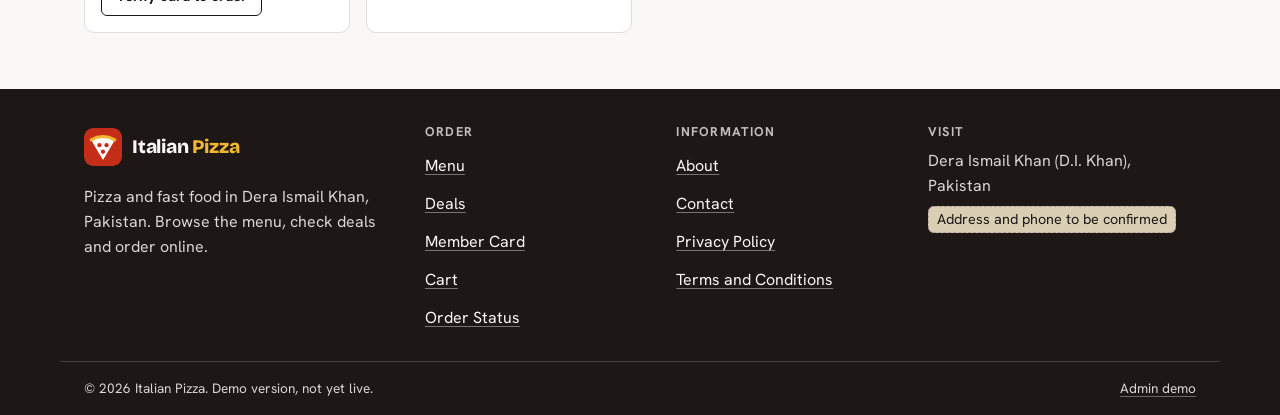
<file: menu.html>
<!doctype html>
<html lang="en">
<head>
<meta charset="utf-8">
<meta name="viewport" content="width=device-width, initial-scale=1, viewport-fit=cover">
<title>Menu | Italian Pizza Dera Ismail Khan</title>
<meta name="description" content="See the Italian Pizza menu with prices: pizza, burgers, fries, drinks and deals. Add items to your cart and order online.">
<!-- Demo and staging build: remove the robots tag below when the site goes live on the real domain. -->
<meta name="robots" content="noindex, nofollow">
<!-- Replace https://example.com with the live domain at launch. -->
<link rel="canonical" href="https://example.com/menu.html">
<meta property="og:type" content="website">
<meta property="og:site_name" content="Italian Pizza">
<meta property="og:title" content="Menu | Italian Pizza Dera Ismail Khan">
<meta property="og:description" content="See the Italian Pizza menu with prices: pizza, burgers, fries, drinks and deals. Add items to your cart and order online.">
<meta property="og:url" content="https://example.com/menu.html">
<meta property="og:image" content="https://example.com/assets/og-placeholder.png">
<meta name="twitter:card" content="summary_large_image">
<meta name="theme-color" content="#C42E18">
<link rel="icon" href="assets/favicon.svg" type="image/svg+xml">
<link rel="icon" href="assets/favicon-32.png" sizes="32x32" type="image/png">
<link rel="apple-touch-icon" href="assets/apple-touch-icon.png">
<link rel="preconnect" href="https://fonts.googleapis.com">
<link rel="preconnect" href="https://fonts.gstatic.com" crossorigin>
<link rel="stylesheet" href="https://fonts.googleapis.com/css2?family=Bricolage+Grotesque:opsz,wght@12..96,700;12..96,800&family=Hanken+Grotesk:wght@400;500;600;700;800&display=swap">
<link rel="stylesheet" href="assets/styles.css">
</head>
<body data-page="menu" class="has-bottom-nav">
<a class="skip-link" href="#main">Skip to content</a>
<div class="demo-bar"><div class="container"><span>Demo version. Photos, menu items, prices and deals are examples.</span><button type="button" data-demo-guide>About this demo</button></div></div>
<header class="site-header">
<div class="container bar">
<a class="brand" href="index.html" aria-label="Italian Pizza, home"><svg class="logo-mark" viewBox="0 0 64 64" aria-hidden="true" focusable="false"><rect width="64" height="64" rx="14" fill="#C42E18"/><path d="M32 54 12 20q20-11 40 0z" fill="#fff"/><path d="M12 20q20-11 40 0" fill="none" stroke="#F2B632" stroke-width="5" stroke-linecap="round"/><circle cx="26" cy="29" r="3.6" fill="#C42E18"/><circle cx="38" cy="29" r="3.6" fill="#C42E18"/><circle cx="32" cy="40" r="3.6" fill="#C42E18"/></svg><span class="brand-text">Italian <span>Pizza</span></span></a>
<nav class="nav-desktop" aria-label="Main"><a href="index.html" data-nav="home">Home</a><a href="menu.html" data-nav="menu">Menu</a><a href="deals.html" data-nav="deals">Deals</a><a href="member.html" data-nav="member">Member Card</a><a href="about.html" data-nav="about">About</a><a href="contact.html" data-nav="contact">Contact</a><a href="cart.html" data-nav="cart">Cart <span class="cart-count" data-cart-count data-zero="true">0</span></a></nav>
<div class="bar-actions">
<a class="btn btn-primary btn-order" href="menu.html#pizza">Order Now</a>
<a class="cart-link" href="cart.html" data-cart-label aria-label="Cart"><i data-lucide="shopping-bag" aria-hidden="true"></i><span class="lbl">Cart</span><span class="cart-count" data-cart-count data-zero="true">0</span></a>
<button type="button" class="menu-toggle" aria-expanded="false" aria-controls="mobile-nav"><i data-lucide="menu" aria-hidden="true"></i><span class="lbl">Menu</span></button>
</div>
</div>
<nav id="mobile-nav" class="nav-mobile" aria-label="Main" hidden><ul><li><a href="index.html" data-nav="home">Home</a></li><li><a href="menu.html" data-nav="menu">Menu</a></li><li><a href="deals.html" data-nav="deals">Deals</a></li><li><a href="member.html" data-nav="member">Member Card</a></li><li><a href="about.html" data-nav="about">About</a></li><li><a href="contact.html" data-nav="contact">Contact</a></li><li><a class="btn btn-primary btn-block" href="menu.html#pizza">Order Now</a></li></ul></nav>
</header>
<main id="main" tabindex="-1">
<div class="container page-head"><h1>Menu</h1><p>Browse by category, tap an item to add extras, then add it to your cart. Prices on this demo are examples.</p></div>
<nav class="cat-nav" aria-label="Menu categories"><ul id="cat-nav-list"></ul></nav>
<div class="container" style="padding-bottom:24px">
<p class="notice" style="margin-top:16px"><i data-lucide="info" aria-hidden="true"></i><span>Items with a member price get a lower price after you verify your card on the <a href="member.html">Member Card page</a>.</span></p>
<div id="menu-root"></div>
<noscript><div class="container"><p class="notice">This demo needs JavaScript to show the menu and cart.</p></div></noscript>
</div>
<dialog id="pd" class="sheet" aria-labelledby="pd-title"></dialog>

</main>
<footer class="site-footer">
<div class="container footer-grid">
<div><a class="brand" href="index.html" aria-label="Italian Pizza, home"><svg class="logo-mark" viewBox="0 0 64 64" aria-hidden="true" focusable="false"><rect width="64" height="64" rx="14" fill="#C42E18"/><path d="M32 54 12 20q20-11 40 0z" fill="#fff"/><path d="M12 20q20-11 40 0" fill="none" stroke="#F2B632" stroke-width="5" stroke-linecap="round"/><circle cx="26" cy="29" r="3.6" fill="#C42E18"/><circle cx="38" cy="29" r="3.6" fill="#C42E18"/><circle cx="32" cy="40" r="3.6" fill="#C42E18"/></svg><span class="brand-text">Italian <span>Pizza</span></span></a>
<p style="margin-top:12px">Pizza and fast food in Dera Ismail Khan, Pakistan. Browse the menu, check deals and order online.</p></div>
<div><h2>Order</h2><ul><li><a href="menu.html">Menu</a></li><li><a href="deals.html">Deals</a></li><li><a href="member.html">Member Card</a></li><li><a href="cart.html">Cart</a></li><li><a href="order-status.html">Order Status</a></li></ul></div>
<div><h2>Information</h2><ul><li><a href="about.html">About</a></li><li><a href="contact.html">Contact</a></li><li><a href="privacy.html">Privacy Policy</a></li><li><a href="terms.html">Terms and Conditions</a></li></ul></div>
<div><h2>Visit</h2><p>Dera Ismail Khan (D.I. Khan), Pakistan</p><p style="margin-top:8px"><span class="placeholder-chip">Address and phone to be confirmed</span></p></div>
</div>
<div class="container footer-base"><span>&copy; 2026 Italian Pizza. Demo version, not yet live.</span><a href="admin.html">Admin demo</a></div>
</footer>
<nav class="bottom-nav" aria-label="Quick navigation"><ul>
<li><a href="index.html" data-nav="home"><i data-lucide="house" aria-hidden="true"></i><span>Home</span></a></li>
<li><a href="menu.html" data-nav="menu"><i data-lucide="utensils" aria-hidden="true"></i><span>Menu</span></a></li>
<li><a href="cart.html" data-nav="cart" data-cart-label><i data-lucide="shopping-bag" aria-hidden="true"></i><span>Cart</span><span class="cart-count" data-cart-count data-zero="true">0</span></a></li>
<li><a href="member.html" data-nav="member"><i data-lucide="credit-card" aria-hidden="true"></i><span>Member</span></a></li>
</ul></nav>
<script src="assets/app.js"></script>
</body>
</html>
</file>
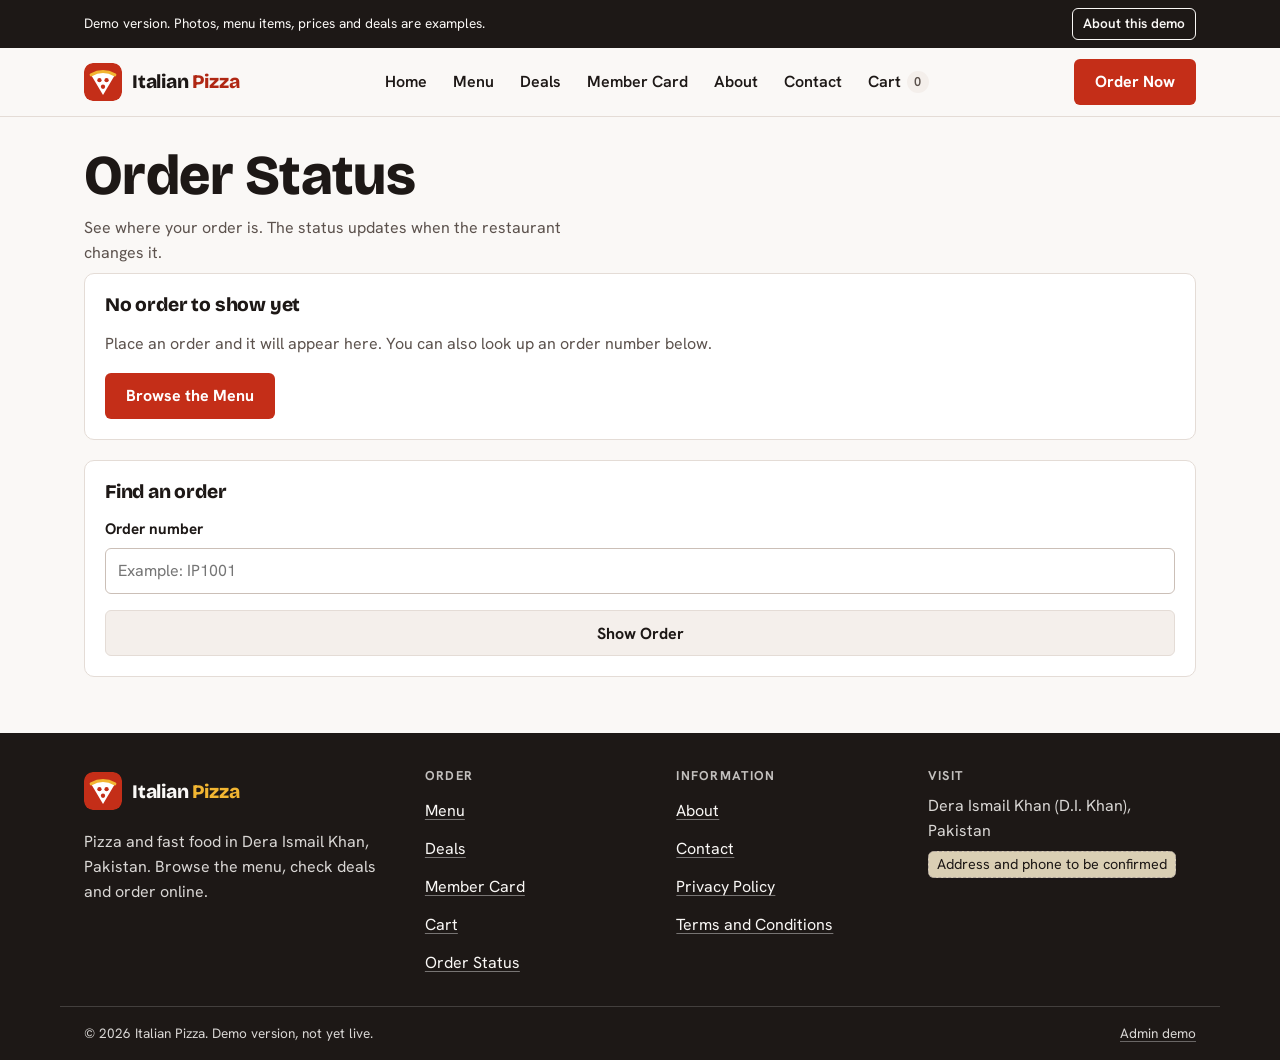
<file: order-status.html>
<!doctype html>
<html lang="en">
<head>
<meta charset="utf-8">
<meta name="viewport" content="width=device-width, initial-scale=1, viewport-fit=cover">
<title>Order Status | Italian Pizza</title>
<meta name="description" content="Check the status of your Italian Pizza order.">
<!-- Demo and staging build: remove the robots tag below when the site goes live on the real domain. -->
<meta name="robots" content="noindex, nofollow">
<!-- Replace https://example.com with the live domain at launch. -->
<link rel="canonical" href="https://example.com/order-status.html">
<meta property="og:type" content="website">
<meta property="og:site_name" content="Italian Pizza">
<meta property="og:title" content="Order Status | Italian Pizza">
<meta property="og:description" content="Check the status of your Italian Pizza order.">
<meta property="og:url" content="https://example.com/order-status.html">
<meta property="og:image" content="https://example.com/assets/og-placeholder.png">
<meta name="twitter:card" content="summary_large_image">
<meta name="theme-color" content="#C42E18">
<link rel="icon" href="assets/favicon.svg" type="image/svg+xml">
<link rel="icon" href="assets/favicon-32.png" sizes="32x32" type="image/png">
<link rel="apple-touch-icon" href="assets/apple-touch-icon.png">
<link rel="preconnect" href="https://fonts.googleapis.com">
<link rel="preconnect" href="https://fonts.gstatic.com" crossorigin>
<link rel="stylesheet" href="https://fonts.googleapis.com/css2?family=Bricolage+Grotesque:opsz,wght@12..96,700;12..96,800&family=Hanken+Grotesk:wght@400;500;600;700;800&display=swap">
<link rel="stylesheet" href="assets/styles.css">
</head>
<body data-page="status" class="has-bottom-nav">
<a class="skip-link" href="#main">Skip to content</a>
<div class="demo-bar"><div class="container"><span>Demo version. Photos, menu items, prices and deals are examples.</span><button type="button" data-demo-guide>About this demo</button></div></div>
<header class="site-header">
<div class="container bar">
<a class="brand" href="index.html" aria-label="Italian Pizza, home"><svg class="logo-mark" viewBox="0 0 64 64" aria-hidden="true" focusable="false"><rect width="64" height="64" rx="14" fill="#C42E18"/><path d="M32 54 12 20q20-11 40 0z" fill="#fff"/><path d="M12 20q20-11 40 0" fill="none" stroke="#F2B632" stroke-width="5" stroke-linecap="round"/><circle cx="26" cy="29" r="3.6" fill="#C42E18"/><circle cx="38" cy="29" r="3.6" fill="#C42E18"/><circle cx="32" cy="40" r="3.6" fill="#C42E18"/></svg><span class="brand-text">Italian <span>Pizza</span></span></a>
<nav class="nav-desktop" aria-label="Main"><a href="index.html" data-nav="home">Home</a><a href="menu.html" data-nav="menu">Menu</a><a href="deals.html" data-nav="deals">Deals</a><a href="member.html" data-nav="member">Member Card</a><a href="about.html" data-nav="about">About</a><a href="contact.html" data-nav="contact">Contact</a><a href="cart.html" data-nav="cart">Cart <span class="cart-count" data-cart-count data-zero="true">0</span></a></nav>
<div class="bar-actions">
<a class="btn btn-primary btn-order" href="menu.html#pizza">Order Now</a>
<a class="cart-link" href="cart.html" data-cart-label aria-label="Cart"><i data-lucide="shopping-bag" aria-hidden="true"></i><span class="lbl">Cart</span><span class="cart-count" data-cart-count data-zero="true">0</span></a>
<button type="button" class="menu-toggle" aria-expanded="false" aria-controls="mobile-nav"><i data-lucide="menu" aria-hidden="true"></i><span class="lbl">Menu</span></button>
</div>
</div>
<nav id="mobile-nav" class="nav-mobile" aria-label="Main" hidden><ul><li><a href="index.html" data-nav="home">Home</a></li><li><a href="menu.html" data-nav="menu">Menu</a></li><li><a href="deals.html" data-nav="deals">Deals</a></li><li><a href="member.html" data-nav="member">Member Card</a></li><li><a href="about.html" data-nav="about">About</a></li><li><a href="contact.html" data-nav="contact">Contact</a></li><li><a class="btn btn-primary btn-block" href="menu.html#pizza">Order Now</a></li></ul></nav>
</header>
<main id="main" tabindex="-1">
<div class="container page-head"><h1>Order Status</h1><p>See where your order is. The status updates when the restaurant changes it.</p></div><div class="container" style="display:grid;gap:20px;padding-bottom:32px" id="status-root"></div><noscript><div class="container"><p class="notice">This demo needs JavaScript to show the menu and cart.</p></div></noscript>
</main>
<footer class="site-footer">
<div class="container footer-grid">
<div><a class="brand" href="index.html" aria-label="Italian Pizza, home"><svg class="logo-mark" viewBox="0 0 64 64" aria-hidden="true" focusable="false"><rect width="64" height="64" rx="14" fill="#C42E18"/><path d="M32 54 12 20q20-11 40 0z" fill="#fff"/><path d="M12 20q20-11 40 0" fill="none" stroke="#F2B632" stroke-width="5" stroke-linecap="round"/><circle cx="26" cy="29" r="3.6" fill="#C42E18"/><circle cx="38" cy="29" r="3.6" fill="#C42E18"/><circle cx="32" cy="40" r="3.6" fill="#C42E18"/></svg><span class="brand-text">Italian <span>Pizza</span></span></a>
<p style="margin-top:12px">Pizza and fast food in Dera Ismail Khan, Pakistan. Browse the menu, check deals and order online.</p></div>
<div><h2>Order</h2><ul><li><a href="menu.html">Menu</a></li><li><a href="deals.html">Deals</a></li><li><a href="member.html">Member Card</a></li><li><a href="cart.html">Cart</a></li><li><a href="order-status.html">Order Status</a></li></ul></div>
<div><h2>Information</h2><ul><li><a href="about.html">About</a></li><li><a href="contact.html">Contact</a></li><li><a href="privacy.html">Privacy Policy</a></li><li><a href="terms.html">Terms and Conditions</a></li></ul></div>
<div><h2>Visit</h2><p>Dera Ismail Khan (D.I. Khan), Pakistan</p><p style="margin-top:8px"><span class="placeholder-chip">Address and phone to be confirmed</span></p></div>
</div>
<div class="container footer-base"><span>&copy; 2026 Italian Pizza. Demo version, not yet live.</span><a href="admin.html">Admin demo</a></div>
</footer>
<nav class="bottom-nav" aria-label="Quick navigation"><ul>
<li><a href="index.html" data-nav="home"><i data-lucide="house" aria-hidden="true"></i><span>Home</span></a></li>
<li><a href="menu.html" data-nav="menu"><i data-lucide="utensils" aria-hidden="true"></i><span>Menu</span></a></li>
<li><a href="cart.html" data-nav="cart" data-cart-label><i data-lucide="shopping-bag" aria-hidden="true"></i><span>Cart</span><span class="cart-count" data-cart-count data-zero="true">0</span></a></li>
<li><a href="member.html" data-nav="member"><i data-lucide="credit-card" aria-hidden="true"></i><span>Member</span></a></li>
</ul></nav>
<script src="assets/app.js"></script>
</body>
</html>
</file>
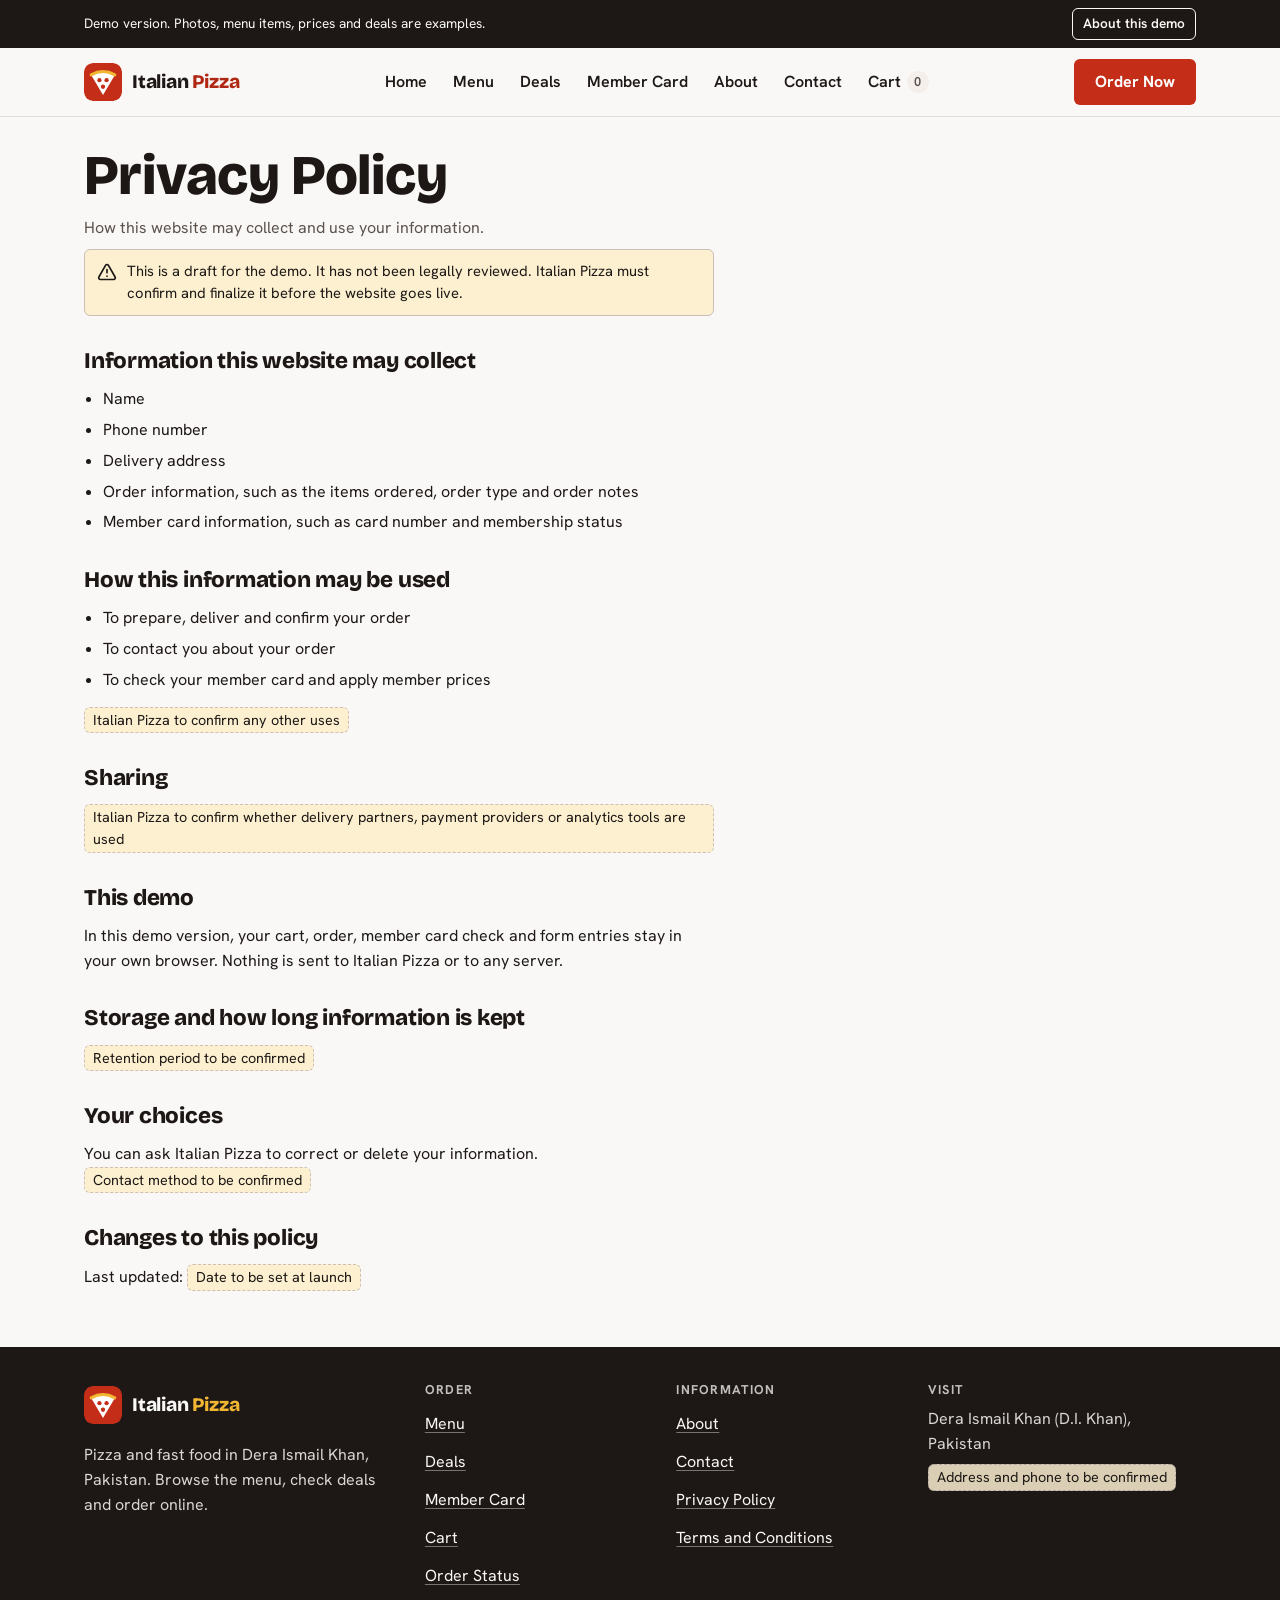
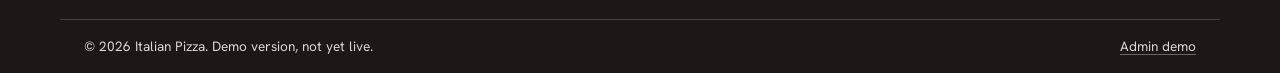
<file: privacy.html>
<!doctype html>
<html lang="en">
<head>
<meta charset="utf-8">
<meta name="viewport" content="width=device-width, initial-scale=1, viewport-fit=cover">
<title>Privacy Policy | Italian Pizza</title>
<meta name="description" content="Draft privacy policy for the Italian Pizza website: what customer information may be collected and how it may be used.">
<!-- Demo and staging build: remove the robots tag below when the site goes live on the real domain. -->
<meta name="robots" content="noindex, nofollow">
<!-- Replace https://example.com with the live domain at launch. -->
<link rel="canonical" href="https://example.com/privacy.html">
<meta property="og:type" content="website">
<meta property="og:site_name" content="Italian Pizza">
<meta property="og:title" content="Privacy Policy | Italian Pizza">
<meta property="og:description" content="Draft privacy policy for the Italian Pizza website: what customer information may be collected and how it may be used.">
<meta property="og:url" content="https://example.com/privacy.html">
<meta property="og:image" content="https://example.com/assets/og-placeholder.png">
<meta name="twitter:card" content="summary_large_image">
<meta name="theme-color" content="#C42E18">
<link rel="icon" href="assets/favicon.svg" type="image/svg+xml">
<link rel="icon" href="assets/favicon-32.png" sizes="32x32" type="image/png">
<link rel="apple-touch-icon" href="assets/apple-touch-icon.png">
<link rel="preconnect" href="https://fonts.googleapis.com">
<link rel="preconnect" href="https://fonts.gstatic.com" crossorigin>
<link rel="stylesheet" href="https://fonts.googleapis.com/css2?family=Bricolage+Grotesque:opsz,wght@12..96,700;12..96,800&family=Hanken+Grotesk:wght@400;500;600;700;800&display=swap">
<link rel="stylesheet" href="assets/styles.css">
</head>
<body data-page="privacy" class="has-bottom-nav">
<a class="skip-link" href="#main">Skip to content</a>
<div class="demo-bar"><div class="container"><span>Demo version. Photos, menu items, prices and deals are examples.</span><button type="button" data-demo-guide>About this demo</button></div></div>
<header class="site-header">
<div class="container bar">
<a class="brand" href="index.html" aria-label="Italian Pizza, home"><svg class="logo-mark" viewBox="0 0 64 64" aria-hidden="true" focusable="false"><rect width="64" height="64" rx="14" fill="#C42E18"/><path d="M32 54 12 20q20-11 40 0z" fill="#fff"/><path d="M12 20q20-11 40 0" fill="none" stroke="#F2B632" stroke-width="5" stroke-linecap="round"/><circle cx="26" cy="29" r="3.6" fill="#C42E18"/><circle cx="38" cy="29" r="3.6" fill="#C42E18"/><circle cx="32" cy="40" r="3.6" fill="#C42E18"/></svg><span class="brand-text">Italian <span>Pizza</span></span></a>
<nav class="nav-desktop" aria-label="Main"><a href="index.html" data-nav="home">Home</a><a href="menu.html" data-nav="menu">Menu</a><a href="deals.html" data-nav="deals">Deals</a><a href="member.html" data-nav="member">Member Card</a><a href="about.html" data-nav="about">About</a><a href="contact.html" data-nav="contact">Contact</a><a href="cart.html" data-nav="cart">Cart <span class="cart-count" data-cart-count data-zero="true">0</span></a></nav>
<div class="bar-actions">
<a class="btn btn-primary btn-order" href="menu.html#pizza">Order Now</a>
<a class="cart-link" href="cart.html" data-cart-label aria-label="Cart"><i data-lucide="shopping-bag" aria-hidden="true"></i><span class="lbl">Cart</span><span class="cart-count" data-cart-count data-zero="true">0</span></a>
<button type="button" class="menu-toggle" aria-expanded="false" aria-controls="mobile-nav"><i data-lucide="menu" aria-hidden="true"></i><span class="lbl">Menu</span></button>
</div>
</div>
<nav id="mobile-nav" class="nav-mobile" aria-label="Main" hidden><ul><li><a href="index.html" data-nav="home">Home</a></li><li><a href="menu.html" data-nav="menu">Menu</a></li><li><a href="deals.html" data-nav="deals">Deals</a></li><li><a href="member.html" data-nav="member">Member Card</a></li><li><a href="about.html" data-nav="about">About</a></li><li><a href="contact.html" data-nav="contact">Contact</a></li><li><a class="btn btn-primary btn-block" href="menu.html#pizza">Order Now</a></li></ul></nav>
</header>
<main id="main" tabindex="-1">
<div class="container page-head"><h1>Privacy Policy</h1><p>How this website may collect and use your information.</p></div>
<div class="container" style="padding-bottom:32px"><div class="prose">
<p class="notice"><i data-lucide="triangle-alert" aria-hidden="true"></i><span>This is a draft for the demo. It has not been legally reviewed. Italian Pizza must confirm and finalize it before the website goes live.</span></p>
<h2>Information this website may collect</h2>
<ul>
<li>Name</li>
<li>Phone number</li>
<li>Delivery address</li>
<li>Order information, such as the items ordered, order type and order notes</li>
<li>Member card information, such as card number and membership status</li>
</ul>
<h2>How this information may be used</h2>
<ul>
<li>To prepare, deliver and confirm your order</li>
<li>To contact you about your order</li>
<li>To check your member card and apply member prices</li>
</ul>
<p><span class="placeholder-chip">Italian Pizza to confirm any other uses</span></p>
<h2>Sharing</h2>
<p><span class="placeholder-chip">Italian Pizza to confirm whether delivery partners, payment providers or analytics tools are used</span></p>
<h2>This demo</h2>
<p>In this demo version, your cart, order, member card check and form entries stay in your own browser. Nothing is sent to Italian Pizza or to any server.</p>
<h2>Storage and how long information is kept</h2>
<p><span class="placeholder-chip">Retention period to be confirmed</span></p>
<h2>Your choices</h2>
<p>You can ask Italian Pizza to correct or delete your information. <span class="placeholder-chip">Contact method to be confirmed</span></p>
<h2>Changes to this policy</h2>
<p>Last updated: <span class="placeholder-chip">Date to be set at launch</span></p>
</div></div>

</main>
<footer class="site-footer">
<div class="container footer-grid">
<div><a class="brand" href="index.html" aria-label="Italian Pizza, home"><svg class="logo-mark" viewBox="0 0 64 64" aria-hidden="true" focusable="false"><rect width="64" height="64" rx="14" fill="#C42E18"/><path d="M32 54 12 20q20-11 40 0z" fill="#fff"/><path d="M12 20q20-11 40 0" fill="none" stroke="#F2B632" stroke-width="5" stroke-linecap="round"/><circle cx="26" cy="29" r="3.6" fill="#C42E18"/><circle cx="38" cy="29" r="3.6" fill="#C42E18"/><circle cx="32" cy="40" r="3.6" fill="#C42E18"/></svg><span class="brand-text">Italian <span>Pizza</span></span></a>
<p style="margin-top:12px">Pizza and fast food in Dera Ismail Khan, Pakistan. Browse the menu, check deals and order online.</p></div>
<div><h2>Order</h2><ul><li><a href="menu.html">Menu</a></li><li><a href="deals.html">Deals</a></li><li><a href="member.html">Member Card</a></li><li><a href="cart.html">Cart</a></li><li><a href="order-status.html">Order Status</a></li></ul></div>
<div><h2>Information</h2><ul><li><a href="about.html">About</a></li><li><a href="contact.html">Contact</a></li><li><a href="privacy.html">Privacy Policy</a></li><li><a href="terms.html">Terms and Conditions</a></li></ul></div>
<div><h2>Visit</h2><p>Dera Ismail Khan (D.I. Khan), Pakistan</p><p style="margin-top:8px"><span class="placeholder-chip">Address and phone to be confirmed</span></p></div>
</div>
<div class="container footer-base"><span>&copy; 2026 Italian Pizza. Demo version, not yet live.</span><a href="admin.html">Admin demo</a></div>
</footer>
<nav class="bottom-nav" aria-label="Quick navigation"><ul>
<li><a href="index.html" data-nav="home"><i data-lucide="house" aria-hidden="true"></i><span>Home</span></a></li>
<li><a href="menu.html" data-nav="menu"><i data-lucide="utensils" aria-hidden="true"></i><span>Menu</span></a></li>
<li><a href="cart.html" data-nav="cart" data-cart-label><i data-lucide="shopping-bag" aria-hidden="true"></i><span>Cart</span><span class="cart-count" data-cart-count data-zero="true">0</span></a></li>
<li><a href="member.html" data-nav="member"><i data-lucide="credit-card" aria-hidden="true"></i><span>Member</span></a></li>
</ul></nav>
<script src="assets/app.js"></script>
</body>
</html>
</file>
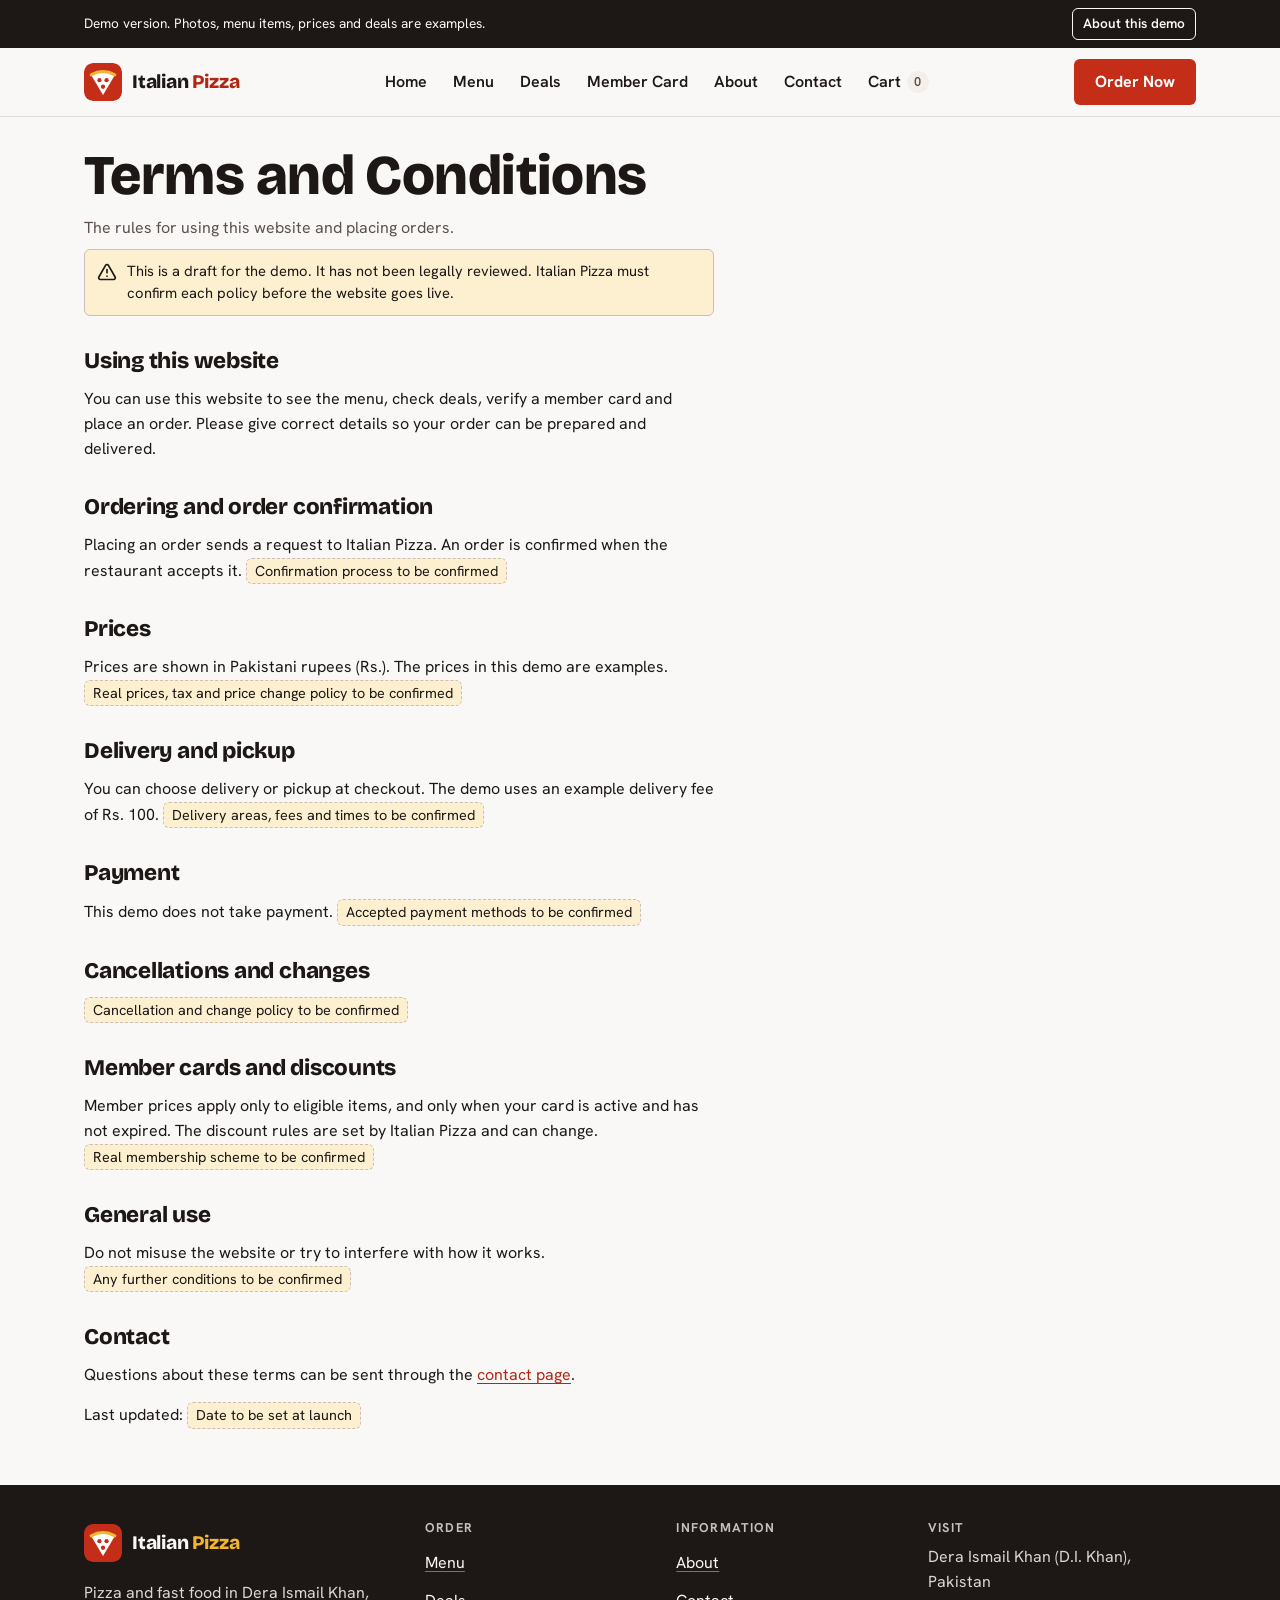
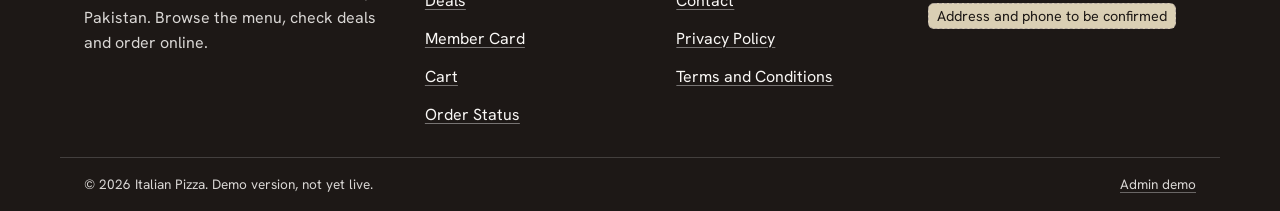
<file: terms.html>
<!doctype html>
<html lang="en">
<head>
<meta charset="utf-8">
<meta name="viewport" content="width=device-width, initial-scale=1, viewport-fit=cover">
<title>Terms and Conditions | Italian Pizza</title>
<meta name="description" content="Draft terms and conditions for ordering from Italian Pizza: ordering, prices, delivery, cancellations and member discounts.">
<!-- Demo and staging build: remove the robots tag below when the site goes live on the real domain. -->
<meta name="robots" content="noindex, nofollow">
<!-- Replace https://example.com with the live domain at launch. -->
<link rel="canonical" href="https://example.com/terms.html">
<meta property="og:type" content="website">
<meta property="og:site_name" content="Italian Pizza">
<meta property="og:title" content="Terms and Conditions | Italian Pizza">
<meta property="og:description" content="Draft terms and conditions for ordering from Italian Pizza: ordering, prices, delivery, cancellations and member discounts.">
<meta property="og:url" content="https://example.com/terms.html">
<meta property="og:image" content="https://example.com/assets/og-placeholder.png">
<meta name="twitter:card" content="summary_large_image">
<meta name="theme-color" content="#C42E18">
<link rel="icon" href="assets/favicon.svg" type="image/svg+xml">
<link rel="icon" href="assets/favicon-32.png" sizes="32x32" type="image/png">
<link rel="apple-touch-icon" href="assets/apple-touch-icon.png">
<link rel="preconnect" href="https://fonts.googleapis.com">
<link rel="preconnect" href="https://fonts.gstatic.com" crossorigin>
<link rel="stylesheet" href="https://fonts.googleapis.com/css2?family=Bricolage+Grotesque:opsz,wght@12..96,700;12..96,800&family=Hanken+Grotesk:wght@400;500;600;700;800&display=swap">
<link rel="stylesheet" href="assets/styles.css">
</head>
<body data-page="terms" class="has-bottom-nav">
<a class="skip-link" href="#main">Skip to content</a>
<div class="demo-bar"><div class="container"><span>Demo version. Photos, menu items, prices and deals are examples.</span><button type="button" data-demo-guide>About this demo</button></div></div>
<header class="site-header">
<div class="container bar">
<a class="brand" href="index.html" aria-label="Italian Pizza, home"><svg class="logo-mark" viewBox="0 0 64 64" aria-hidden="true" focusable="false"><rect width="64" height="64" rx="14" fill="#C42E18"/><path d="M32 54 12 20q20-11 40 0z" fill="#fff"/><path d="M12 20q20-11 40 0" fill="none" stroke="#F2B632" stroke-width="5" stroke-linecap="round"/><circle cx="26" cy="29" r="3.6" fill="#C42E18"/><circle cx="38" cy="29" r="3.6" fill="#C42E18"/><circle cx="32" cy="40" r="3.6" fill="#C42E18"/></svg><span class="brand-text">Italian <span>Pizza</span></span></a>
<nav class="nav-desktop" aria-label="Main"><a href="index.html" data-nav="home">Home</a><a href="menu.html" data-nav="menu">Menu</a><a href="deals.html" data-nav="deals">Deals</a><a href="member.html" data-nav="member">Member Card</a><a href="about.html" data-nav="about">About</a><a href="contact.html" data-nav="contact">Contact</a><a href="cart.html" data-nav="cart">Cart <span class="cart-count" data-cart-count data-zero="true">0</span></a></nav>
<div class="bar-actions">
<a class="btn btn-primary btn-order" href="menu.html#pizza">Order Now</a>
<a class="cart-link" href="cart.html" data-cart-label aria-label="Cart"><i data-lucide="shopping-bag" aria-hidden="true"></i><span class="lbl">Cart</span><span class="cart-count" data-cart-count data-zero="true">0</span></a>
<button type="button" class="menu-toggle" aria-expanded="false" aria-controls="mobile-nav"><i data-lucide="menu" aria-hidden="true"></i><span class="lbl">Menu</span></button>
</div>
</div>
<nav id="mobile-nav" class="nav-mobile" aria-label="Main" hidden><ul><li><a href="index.html" data-nav="home">Home</a></li><li><a href="menu.html" data-nav="menu">Menu</a></li><li><a href="deals.html" data-nav="deals">Deals</a></li><li><a href="member.html" data-nav="member">Member Card</a></li><li><a href="about.html" data-nav="about">About</a></li><li><a href="contact.html" data-nav="contact">Contact</a></li><li><a class="btn btn-primary btn-block" href="menu.html#pizza">Order Now</a></li></ul></nav>
</header>
<main id="main" tabindex="-1">
<div class="container page-head"><h1>Terms and Conditions</h1><p>The rules for using this website and placing orders.</p></div>
<div class="container" style="padding-bottom:32px"><div class="prose">
<p class="notice"><i data-lucide="triangle-alert" aria-hidden="true"></i><span>This is a draft for the demo. It has not been legally reviewed. Italian Pizza must confirm each policy before the website goes live.</span></p>
<h2>Using this website</h2>
<p>You can use this website to see the menu, check deals, verify a member card and place an order. Please give correct details so your order can be prepared and delivered.</p>
<h2>Ordering and order confirmation</h2>
<p>Placing an order sends a request to Italian Pizza. An order is confirmed when the restaurant accepts it. <span class="placeholder-chip">Confirmation process to be confirmed</span></p>
<h2>Prices</h2>
<p>Prices are shown in Pakistani rupees (Rs.). The prices in this demo are examples. <span class="placeholder-chip">Real prices, tax and price change policy to be confirmed</span></p>
<h2>Delivery and pickup</h2>
<p>You can choose delivery or pickup at checkout. The demo uses an example delivery fee of Rs. 100. <span class="placeholder-chip">Delivery areas, fees and times to be confirmed</span></p>
<h2>Payment</h2>
<p>This demo does not take payment. <span class="placeholder-chip">Accepted payment methods to be confirmed</span></p>
<h2>Cancellations and changes</h2>
<p><span class="placeholder-chip">Cancellation and change policy to be confirmed</span></p>
<h2>Member cards and discounts</h2>
<p>Member prices apply only to eligible items, and only when your card is active and has not expired. The discount rules are set by Italian Pizza and can change. <span class="placeholder-chip">Real membership scheme to be confirmed</span></p>
<h2>General use</h2>
<p>Do not misuse the website or try to interfere with how it works. <span class="placeholder-chip">Any further conditions to be confirmed</span></p>
<h2>Contact</h2>
<p>Questions about these terms can be sent through the <a href="contact.html">contact page</a>.</p>
<p>Last updated: <span class="placeholder-chip">Date to be set at launch</span></p>
</div></div>

</main>
<footer class="site-footer">
<div class="container footer-grid">
<div><a class="brand" href="index.html" aria-label="Italian Pizza, home"><svg class="logo-mark" viewBox="0 0 64 64" aria-hidden="true" focusable="false"><rect width="64" height="64" rx="14" fill="#C42E18"/><path d="M32 54 12 20q20-11 40 0z" fill="#fff"/><path d="M12 20q20-11 40 0" fill="none" stroke="#F2B632" stroke-width="5" stroke-linecap="round"/><circle cx="26" cy="29" r="3.6" fill="#C42E18"/><circle cx="38" cy="29" r="3.6" fill="#C42E18"/><circle cx="32" cy="40" r="3.6" fill="#C42E18"/></svg><span class="brand-text">Italian <span>Pizza</span></span></a>
<p style="margin-top:12px">Pizza and fast food in Dera Ismail Khan, Pakistan. Browse the menu, check deals and order online.</p></div>
<div><h2>Order</h2><ul><li><a href="menu.html">Menu</a></li><li><a href="deals.html">Deals</a></li><li><a href="member.html">Member Card</a></li><li><a href="cart.html">Cart</a></li><li><a href="order-status.html">Order Status</a></li></ul></div>
<div><h2>Information</h2><ul><li><a href="about.html">About</a></li><li><a href="contact.html">Contact</a></li><li><a href="privacy.html">Privacy Policy</a></li><li><a href="terms.html">Terms and Conditions</a></li></ul></div>
<div><h2>Visit</h2><p>Dera Ismail Khan (D.I. Khan), Pakistan</p><p style="margin-top:8px"><span class="placeholder-chip">Address and phone to be confirmed</span></p></div>
</div>
<div class="container footer-base"><span>&copy; 2026 Italian Pizza. Demo version, not yet live.</span><a href="admin.html">Admin demo</a></div>
</footer>
<nav class="bottom-nav" aria-label="Quick navigation"><ul>
<li><a href="index.html" data-nav="home"><i data-lucide="house" aria-hidden="true"></i><span>Home</span></a></li>
<li><a href="menu.html" data-nav="menu"><i data-lucide="utensils" aria-hidden="true"></i><span>Menu</span></a></li>
<li><a href="cart.html" data-nav="cart" data-cart-label><i data-lucide="shopping-bag" aria-hidden="true"></i><span>Cart</span><span class="cart-count" data-cart-count data-zero="true">0</span></a></li>
<li><a href="member.html" data-nav="member"><i data-lucide="credit-card" aria-hidden="true"></i><span>Member</span></a></li>
</ul></nav>
<script src="assets/app.js"></script>
</body>
</html>
</file>
<file: assets/styles.css>
/* Italian Pizza demo site
   Layout concept: a printed menu board. Flat surfaces, thin rules, one strong tomato red,
   basil green reserved for member and success states. Mobile first, app-like ordering. */

:root {
  --bg: #FAF8F6;
  --surface: #FFFFFF;
  --surface-2: #F4EFEB;
  --ink: #1D1816;
  --ink-2: #5C524D;
  --line: #E4DCD6;
  --line-strong: #CBBFB7;
  --brand: #C42E18;
  --on-brand: #FFFFFF;
  --brand-hover: #A82613;
  --brand-text: #B02713;
  --brand-tint: #FBE8E3;
  --basil: #2A6B3F;
  --basil-text: #24603A;
  --basil-tint: #E3F1E7;
  --gold: #F2B632;
  --gold-tint: #FCF0D0;
  --on-gold: #1D1816;
  --danger-text: #A3260F;
  --danger-tint: #FBE8E3;
  --ph-bg: #F1E5DD;
  --ph-crust: #DDA667;
  --ph-cheese: #F3D27C;
  --ph-top: #C42E18;
  --ph-green: #5C8A4D;
  --ph-line: #8A5A33;
  --focus: #1A5FD0;
  --scrim: rgba(29, 24, 22, 0.55);

  --font-display: 'Bricolage Grotesque', 'Arial Narrow', 'Helvetica Neue', Arial, sans-serif;
  --font-body: 'Hanken Grotesk', system-ui, -apple-system, 'Segoe UI', Roboto, Arial, sans-serif;

  --r: 6px;
  --r-lg: 10px;
  --gutter: 16px;
  --maxw: 1160px;
  --header-h: 60px;
  --bottom-nav-h: 64px;
}

@media (prefers-color-scheme: dark) {
  :root:not([data-theme="light"]) {
    --bg: #161211;
    --surface: #201B19;
    --surface-2: #2A2321;
    --ink: #F4EEEA;
    --ink-2: #BDB1AA;
    --line: #3A322F;
    --line-strong: #54494A;
    --brand: #C42E18;
    --brand-hover: #D83B24;
    --brand-text: #FF8872;
    --brand-tint: #3A1B16;
    --basil: #3F8F58;
    --basil-text: #7DD196;
    --basil-tint: #17301F;
    --gold-tint: #3A2E10;
    --danger-text: #FF8872;
    --danger-tint: #3A1B16;
    --ph-bg: #2C2320;
    --ph-crust: #B98550;
    --ph-cheese: #D9B35E;
    --ph-line: #E3C09A;
    --focus: #7FB0FF;
    --scrim: rgba(0, 0, 0, 0.65);
    color-scheme: dark;
  }
}
:root[data-theme="dark"] {
  --bg: #161211;
  --surface: #201B19;
  --surface-2: #2A2321;
  --ink: #F4EEEA;
  --ink-2: #BDB1AA;
  --line: #3A322F;
  --line-strong: #54494A;
  --brand: #C42E18;
  --brand-hover: #D83B24;
  --brand-text: #FF8872;
  --brand-tint: #3A1B16;
  --basil: #3F8F58;
  --basil-text: #7DD196;
  --basil-tint: #17301F;
  --gold-tint: #3A2E10;
  --danger-text: #FF8872;
  --danger-tint: #3A1B16;
  --ph-bg: #2C2320;
  --ph-crust: #B98550;
  --ph-cheese: #D9B35E;
  --ph-line: #E3C09A;
  --focus: #7FB0FF;
  --scrim: rgba(0, 0, 0, 0.65);
  color-scheme: dark;
}

/* Base */
*, *::before, *::after { box-sizing: border-box; }
html { -webkit-text-size-adjust: 100%; scroll-behavior: smooth; }
body {
  margin: 0;
  background: var(--bg);
  color: var(--ink);
  font-family: var(--font-body);
  font-size: 16px;
  line-height: 1.55;
  -webkit-font-smoothing: antialiased;
}
body.has-bottom-nav, .has-bottom-nav { padding-bottom: calc(var(--bottom-nav-h) + env(safe-area-inset-bottom, 0px)); }
[hidden] { display: none !important; }
img, svg { max-width: 100%; }
h1, h2, h3, h4 { font-family: var(--font-display); line-height: 1.12; margin: 0; text-wrap: balance; letter-spacing: -0.01em; }
h1 { font-size: clamp(2rem, 7.4vw, 3.5rem); font-weight: 800; }
h2 { font-size: clamp(1.45rem, 4.6vw, 2.1rem); font-weight: 800; }
h3 { font-size: 1.15rem; font-weight: 700; }
p { margin: 0; }
a { color: var(--brand-text); text-underline-offset: 3px; }
a:hover { color: var(--brand-hover); }
:focus-visible { outline: 3px solid var(--focus); outline-offset: 2px; border-radius: 3px; }
button { font: inherit; color: inherit; }
.num { font-variant-numeric: tabular-nums; }

.container { width: 100%; max-width: var(--maxw); margin-inline: auto; padding-inline: var(--gutter); }
.sr-only { position: absolute; width: 1px; height: 1px; margin: -1px; padding: 0; overflow: hidden; clip: rect(0 0 0 0); white-space: nowrap; border: 0; }
.skip-link { position: absolute; left: 8px; top: -60px; z-index: 100; background: var(--ink); color: var(--bg); padding: 10px 14px; border-radius: var(--r); font-weight: 700; text-decoration: none; }
.skip-link:focus { top: 8px; color: var(--bg); }
.eyebrow { font-size: 0.78rem; font-weight: 700; letter-spacing: 0.1em; text-transform: uppercase; color: var(--brand-text); }
.muted { color: var(--ink-2); }
.ic { width: 20px; height: 20px; flex: none; stroke-width: 2; }
i[data-lucide] { display: inline-block; width: 20px; height: 20px; flex: none; }
svg.lucide { width: 20px; height: 20px; flex: none; }

.placeholder-chip {
  display: inline-block; padding: 1px 8px; border: 1px dashed var(--line-strong); border-radius: var(--r);
  background: var(--gold-tint); color: var(--ink); font-size: 0.9em;
}

/* Demo bar */
.demo-bar { background: var(--ink); color: var(--bg); font-size: 0.85rem; }
.demo-bar .container { display: flex; align-items: center; justify-content: space-between; gap: 12px; padding-block: 8px; flex-wrap: wrap; }
.demo-bar button { background: transparent; border: 1px solid currentColor; color: inherit; border-radius: var(--r); padding: 4px 10px; min-height: 32px; cursor: pointer; font-weight: 600; }
.demo-bar button:hover { background: rgba(255,255,255,0.12); }

/* Header */
.site-header { position: sticky; top: env(safe-area-inset-top, 0px); z-index: 40; background: var(--bg); border-bottom: 1px solid var(--line); }
.site-header .bar { display: flex; align-items: center; justify-content: space-between; gap: 12px; min-height: var(--header-h); }
.brand { display: inline-flex; align-items: center; gap: 10px; text-decoration: none; color: var(--ink); min-height: 44px; }
.brand:hover { color: var(--ink); }
.brand svg.logo-mark { width: 38px; height: 38px; flex: none; border-radius: 9px; }
.brand-text { font-family: var(--font-display); font-weight: 800; font-size: 1.2rem; letter-spacing: -0.01em; line-height: 1; }
.brand-text span { color: var(--brand-text); }
.nav-desktop { display: none; }
.bar-actions { display: flex; align-items: center; gap: 8px; }
.cart-link, .menu-toggle {
  display: inline-flex; align-items: center; gap: 8px; min-height: 44px; padding: 0 12px;
  background: var(--surface); border: 1px solid var(--line-strong); border-radius: var(--r); color: var(--ink);
  font-weight: 700; font-size: 0.95rem; text-decoration: none; cursor: pointer;
  transition: background-color .15s, border-color .15s;
}
.cart-link:hover, .menu-toggle:hover { background: var(--surface-2); color: var(--ink); }
.cart-count {
  min-width: 22px; height: 22px; padding: 0 6px; border-radius: 11px; background: var(--brand); color: var(--on-brand);
  font-size: 0.8rem; line-height: 22px; text-align: center; font-variant-numeric: tabular-nums;
}
.cart-count[data-zero="true"] { background: var(--surface-2); color: var(--ink-2); }
.nav-mobile { border-top: 1px solid var(--line); background: var(--bg); }
.nav-mobile ul { list-style: none; margin: 0; padding: 8px var(--gutter) 16px; display: grid; gap: 2px; max-width: var(--maxw); margin-inline: auto; }
.nav-mobile a { display: flex; align-items: center; min-height: 48px; padding: 0 8px; color: var(--ink); text-decoration: none; font-weight: 600; border-bottom: 1px solid var(--line); }
.nav-mobile a[aria-current="page"] { color: var(--brand-text); }
.nav-mobile .btn { margin-top: 12px; border-bottom: 0; }

/* Buttons and fields */
.btn {
  display: inline-flex; align-items: center; justify-content: center; gap: 8px; min-height: 46px; padding: 0 20px;
  border: 1.5px solid transparent; border-radius: var(--r); font-weight: 700; font-size: 1rem; line-height: 1.2;
  text-decoration: none; cursor: pointer; text-align: center;
  transition: background-color .15s, border-color .15s, color .15s;
}
.btn-primary { background: var(--brand); color: var(--on-brand); }
.btn-primary:hover { background: var(--brand-hover); color: var(--on-brand); }
.btn-secondary { background: transparent; color: var(--ink); border-color: var(--ink); }
.btn-secondary:hover { background: var(--ink); color: var(--bg); }
.btn-basil { background: var(--basil); color: #fff; }
.btn-basil:hover { filter: brightness(0.92); color: #fff; }
.btn-quiet { background: var(--surface-2); color: var(--ink); border-color: var(--line); }
.btn-quiet:hover { background: var(--line); color: var(--ink); }
.btn-sm { min-height: 40px; padding: 0 14px; font-size: 0.92rem; }
.btn-block { width: 100%; }
.btn[disabled], .btn[aria-disabled="true"] { opacity: 0.55; cursor: not-allowed; }
a.link-btn { display: inline-flex; align-items: center; min-height: 44px; }
.link-btn { background: none; border: 0; padding: 0; color: var(--brand-text); text-decoration: underline; text-underline-offset: 3px; cursor: pointer; font-weight: 600; min-height: 32px; }

.field { display: grid; gap: 6px; }
.field label, .field .label { font-weight: 700; font-size: 0.95rem; }
.field .hint { font-size: 0.86rem; color: var(--ink-2); }
.field input, .field textarea, .field select, .input {
  width: 100%; min-height: 46px; padding: 10px 12px; font: inherit; color: var(--ink);
  background: var(--surface); border: 1.5px solid var(--line-strong); border-radius: var(--r);
}
.field textarea { min-height: 96px; resize: vertical; }
.field input:focus-visible, .field textarea:focus-visible, .field select:focus-visible, .input:focus-visible { outline: 3px solid var(--focus); outline-offset: 1px; }
.field[data-invalid="true"] input, .field[data-invalid="true"] textarea { border-color: var(--danger-text); }
.field-error { color: var(--danger-text); font-size: 0.88rem; font-weight: 600; }
.field-error:empty { display: none; }
.field-row { display: grid; gap: 16px; }
.choice { display: flex; gap: 10px; align-items: flex-start; padding: 12px; border: 1.5px solid var(--line-strong); border-radius: var(--r); background: var(--surface); cursor: pointer; min-height: 52px; }
.choice input { width: 20px; height: 20px; margin: 2px 0 0; accent-color: var(--brand); flex: none; }
.choice:has(input:checked) { border-color: var(--brand); background: var(--brand-tint); }
.choice .choice-title { font-weight: 700; display: block; }
.choice .choice-sub { font-size: 0.88rem; color: var(--ink-2); display: block; }
.choice-grid { display: grid; gap: 10px; grid-template-columns: 1fr 1fr; }

/* Placeholder imagery */
.ph { position: relative; background: var(--ph-bg); display: grid; place-items: center; overflow: hidden; aspect-ratio: var(--ph-ratio, 4 / 3); max-width: 100%; border-radius: var(--r); }
.ph > svg { width: 100%; height: 100%; display: block; }
.ph-tag {
  position: absolute; left: 8px; bottom: 8px; padding: 2px 7px; font-size: 0.68rem; font-weight: 700; letter-spacing: 0.08em; text-transform: uppercase;
  color: var(--ink); background: var(--surface); border: 1px dashed var(--line-strong); border-radius: 4px;
}

/* Sections */
.section { padding-block: 40px; }
.section-head { display: flex; align-items: flex-end; justify-content: space-between; gap: 8px 16px; flex-wrap: wrap; margin-bottom: 20px; }
.section-head p { color: var(--ink-2); }
.section.alt { background: var(--surface-2); border-block: 1px solid var(--line); }

/* Hero */
.hero { padding-block: 28px 36px; }
.hero-grid { display: grid; gap: 28px; align-items: center; }
.hero-copy { display: grid; gap: 16px; min-width: 0; }
.hero-copy p.lead { font-size: 1.1rem; color: var(--ink-2); max-width: 52ch; }
.hero-actions { display: flex; flex-wrap: wrap; gap: 12px; margin-top: 4px; }
.hero-actions .btn { flex: 1 1 150px; }
.hero-points { list-style: none; margin: 8px 0 0; padding: 16px 0 0; border-top: 1px solid var(--line); display: grid; gap: 10px; font-weight: 600; }
.hero-points li { display: flex; align-items: center; gap: 10px; }
.hero-points svg, .hero-points i { color: var(--brand-text); }
.hero .ph { --ph-ratio: 16 / 11; border-radius: var(--r-lg); border: 1px solid var(--line); }

/* Deal cards */
.grid-cards { display: grid; gap: 16px; }
.deal-card { background: var(--surface); border: 1px solid var(--line); border-radius: var(--r-lg); padding: 20px; display: grid; gap: 12px; align-content: start; min-width: 0; }
.deal-card .tag { justify-self: start; font-size: 0.75rem; font-weight: 800; letter-spacing: 0.08em; text-transform: uppercase; padding: 3px 8px; border-radius: 4px; background: var(--gold); color: var(--on-gold); }
.deal-card .tag.member { background: var(--basil); color: #fff; }
.deal-card .tag.combo { background: var(--ink); color: var(--bg); }
.deal-card .tag.limited { background: var(--brand); color: var(--on-brand); }
.deal-card h3 { font-size: 1.35rem; }
.deal-card p { color: var(--ink-2); }
.deal-foot { display: flex; align-items: center; justify-content: space-between; gap: 12px; flex-wrap: wrap; padding-top: 14px; border-top: 1px dashed var(--line-strong); margin-top: auto; }
.deal-card { grid-template-rows: auto auto 1fr auto; }
.price { font-family: var(--font-display); font-weight: 800; font-size: 1.5rem; font-variant-numeric: tabular-nums; letter-spacing: -0.01em; white-space: nowrap; }
.price small { font-size: 0.6em; font-weight: 700; margin-right: 3px; }
.price-was { color: var(--ink-2); text-decoration: line-through; font-size: 0.95rem; font-weight: 600; margin-right: 8px; white-space: nowrap; }
.price-member { color: var(--basil-text); }
.deal-meta { font-size: 0.86rem; color: var(--ink-2); font-weight: 600; }
.notice { display: flex; gap: 10px; align-items: flex-start; padding: 10px 12px; background: var(--gold-tint); border: 1px solid var(--line-strong); border-radius: var(--r); font-size: 0.92rem; }
.notice svg, .notice i { margin-top: 2px; }
.notice.ok { background: var(--basil-tint); border-color: var(--basil); }
.notice.err { background: var(--danger-tint); border-color: var(--danger-text); }

/* Category tiles */
.cat-tiles { display: grid; gap: 10px; grid-template-columns: repeat(2, 1fr); }
.cat-tile { display: flex; align-items: center; gap: 12px; min-height: 64px; padding: 12px 14px; background: var(--surface); border: 1px solid var(--line); border-radius: var(--r-lg); color: var(--ink); text-decoration: none; font-weight: 700; transition: border-color .15s, background-color .15s; }
.cat-tile:hover { border-color: var(--brand); color: var(--ink); background: var(--brand-tint); }
.cat-tile svg, .cat-tile i { color: var(--brand-text); width: 24px; height: 24px; }

/* Steps */
.steps { list-style: none; margin: 0; padding: 0; display: grid; gap: 0; counter-reset: step; }
.steps li { display: grid; grid-template-columns: 40px 1fr; gap: 14px; padding: 16px 0; border-top: 1px solid var(--line-strong); }
.steps li::before { counter-increment: step; content: counter(step); width: 36px; height: 36px; display: grid; place-items: center; border-radius: 50%; background: var(--ink); color: var(--bg); font-family: var(--font-display); font-weight: 800; }
.steps h3 { font-size: 1.05rem; margin-bottom: 2px; }
.steps p { color: var(--ink-2); }

.member-strip { display: grid; gap: 16px; padding: 24px; background: var(--basil-tint); border: 1px solid var(--basil); border-radius: var(--r-lg); }
.member-strip h2 { font-size: clamp(1.3rem, 4vw, 1.8rem); }
.member-strip p { color: var(--ink); }
.strip-actions { display: flex; gap: 12px; flex-wrap: wrap; }
.strip-actions .btn { flex: 1 1 160px; }

/* Menu */
.page-head { padding-block: 28px 8px; display: grid; gap: 8px; }
.page-head p { color: var(--ink-2); max-width: 60ch; }
.cat-nav { position: sticky; top: calc(var(--header-h) + env(safe-area-inset-top, 0px)); z-index: 30; background: var(--bg); border-bottom: 1px solid var(--line); }
.cat-nav ul { list-style: none; margin: 0; padding: 0; display: flex; gap: 6px; overflow-x: auto; scrollbar-width: none; max-width: var(--maxw); margin-inline: auto; padding-inline: var(--gutter); }
.cat-nav ul::-webkit-scrollbar { display: none; }
.cat-nav a { display: inline-flex; align-items: center; gap: 8px; min-height: 48px; padding: 0 14px; color: var(--ink-2); font-weight: 700; text-decoration: none; white-space: nowrap; border-bottom: 3px solid transparent; transition: color .15s, border-color .15s; }
.cat-nav a:hover { color: var(--ink); }
.cat-nav a[aria-current="true"] { color: var(--ink); border-bottom-color: var(--brand); }
.menu-section { padding-block: 28px 8px; scroll-margin-top: calc(var(--header-h) + 56px); }
.menu-section > h2 { margin-bottom: 4px; }
.menu-section > p { color: var(--ink-2); margin-bottom: 16px; }
.product-grid { display: grid; gap: 12px; margin-top: 16px; }
.product { display: grid; grid-template-columns: 108px minmax(0, 1fr); gap: 12px; padding: 10px; background: var(--surface); border: 1px solid var(--line); border-radius: var(--r-lg); position: relative; }
.product .ph { --ph-ratio: 1 / 1; align-self: start; cursor: pointer; }
.product .ph-tag { display: none; }
.product-body { display: grid; gap: 4px; align-content: start; min-width: 0; }
.product-name { all: unset; display: block; font-family: var(--font-display); font-weight: 700; font-size: 1.1rem; line-height: 1.2; cursor: pointer; letter-spacing: -0.01em; }
.product-name:hover { text-decoration: underline; text-underline-offset: 3px; }
.product-name:focus-visible { outline: 3px solid var(--focus); outline-offset: 2px; }
.product-desc { font-size: 0.9rem; color: var(--ink-2); line-height: 1.4; }
.product-foot { display: flex; align-items: center; justify-content: space-between; gap: 8px 10px; flex-wrap: wrap; margin-top: 6px; }
.product-foot .price { font-size: 1.2rem; }
.badge { display: inline-flex; align-items: center; gap: 4px; font-size: 0.74rem; font-weight: 800; letter-spacing: 0.04em; text-transform: uppercase; padding: 2px 7px; border-radius: 4px; background: var(--basil-tint); color: var(--basil-text); border: 1px solid var(--basil); }
.badge.off { background: var(--surface-2); color: var(--ink-2); border-color: var(--line-strong); }
.empty-note { padding: 24px; border: 1px dashed var(--line-strong); border-radius: var(--r-lg); color: var(--ink-2); }

/* Dialogs */
dialog { color: var(--ink); background: var(--surface); border: 1px solid var(--line-strong); border-radius: var(--r-lg); padding: 0; max-width: min(720px, calc(100% - 32px)); width: 100%; max-height: calc(100dvh - 32px); overflow: auto; }
dialog::backdrop { background: var(--scrim); }
.dlg-head { display: flex; align-items: center; justify-content: space-between; gap: 12px; padding: 16px 20px; border-bottom: 1px solid var(--line); position: sticky; top: 0; background: var(--surface); z-index: 2; }
.dlg-head h2 { font-size: 1.3rem; }
.dlg-close { min-width: 44px; min-height: 44px; border: 1px solid var(--line-strong); background: var(--surface); border-radius: var(--r); font-size: 1.5rem; line-height: 1; cursor: pointer; }
.dlg-close:hover { background: var(--surface-2); }
.dlg-body { padding: 20px; display: grid; gap: 16px; }
.pd-grid { display: grid; gap: 20px; padding: 20px; }
.pd-info { display: grid; gap: 14px; align-content: start; min-width: 0; }
.pd-info .price { font-size: 1.7rem; }
.addons { border: 0; margin: 0; padding: 0; display: grid; gap: 8px; }
.addons legend { font-weight: 700; padding: 0; margin-bottom: 8px; }
.addon { display: flex; align-items: center; gap: 10px; min-height: 48px; padding: 8px 12px; border: 1.5px solid var(--line-strong); border-radius: var(--r); cursor: pointer; background: var(--surface); }
.addon input { width: 20px; height: 20px; accent-color: var(--brand); flex: none; }
.addon:has(input:checked) { border-color: var(--brand); background: var(--brand-tint); }
.addon .addon-price { margin-left: auto; font-weight: 700; font-variant-numeric: tabular-nums; white-space: nowrap; }
.qty { display: inline-flex; align-items: center; border: 1.5px solid var(--line-strong); border-radius: var(--r); background: var(--surface); }
.qty button { width: 44px; height: 44px; border: 0; background: transparent; font-size: 1.4rem; line-height: 1; cursor: pointer; border-radius: var(--r); transition: background-color .15s; }
.qty button:hover { background: var(--surface-2); }
.qty output { min-width: 40px; text-align: center; font-weight: 800; font-variant-numeric: tabular-nums; }
.pd-actions { display: flex; align-items: center; gap: 12px; flex-wrap: wrap; }
.pd-actions .btn { flex: 1 1 200px; }

/* Cart + checkout */
.two-col { display: grid; gap: 24px; align-items: start; padding-block: 8px 40px; }
.panel { background: var(--surface); border: 1px solid var(--line); border-radius: var(--r-lg); padding: 20px; display: grid; gap: 16px; min-width: 0; }
.panel > h2, .panel > h3 { font-size: 1.2rem; }
.cart-lines { list-style: none; margin: 0; padding: 0; display: grid; }
.cart-line { display: grid; grid-template-columns: minmax(0, 1fr) auto; gap: 8px 12px; padding: 14px 0; border-top: 1px solid var(--line); }
.cart-line:first-child { border-top: 0; padding-top: 0; }
.cart-line .name { font-weight: 700; }
.cart-line .opts { font-size: 0.88rem; color: var(--ink-2); }
.cart-line .line-total { font-weight: 800; text-align: right; font-variant-numeric: tabular-nums; }
.cart-line .line-ctrl { grid-column: 1 / -1; display: flex; align-items: center; justify-content: space-between; gap: 12px; }
.cart-line .qty button { width: 40px; height: 40px; }
.remove-btn { min-height: 40px; padding: 0 8px; background: none; border: 0; color: var(--danger-text); font-weight: 700; cursor: pointer; display: inline-flex; align-items: center; gap: 6px; text-decoration: underline; text-underline-offset: 3px; }
.totals { display: grid; gap: 8px; margin: 0; }
.totals div { display: flex; justify-content: space-between; gap: 12px; }
.totals dt { color: var(--ink-2); }
.totals dd { margin: 0; font-weight: 700; font-variant-numeric: tabular-nums; }
.totals .discount dd, .totals .discount dt { color: var(--basil-text); }
.totals .grand { border-top: 2px solid var(--ink); padding-top: 12px; margin-top: 4px; font-size: 1.2rem; }
.totals .grand dt { color: var(--ink); font-weight: 800; }
.totals .grand dd { font-family: var(--font-display); font-weight: 800; font-size: 1.4rem; }
.cart-actions { display: grid; gap: 10px; }
.member-box { display: grid; gap: 10px; padding-top: 16px; border-top: 1px dashed var(--line-strong); }
.member-box form { display: flex; gap: 8px; flex-wrap: wrap; }
.member-box form input { flex: 1 1 140px; min-width: 0; }
.member-box .btn { flex: 0 0 auto; }
.empty-state { text-align: center; padding: 40px 20px; display: grid; gap: 12px; justify-items: center; }

/* Order confirmation + status */
.confirm { display: grid; gap: 16px; justify-items: start; }
.order-no { font-family: var(--font-display); font-size: 2.2rem; font-weight: 800; color: var(--brand-text); font-variant-numeric: tabular-nums; }
.stepper { list-style: none; margin: 0; padding: 0; display: grid; grid-template-columns: repeat(4, 1fr); gap: 4px; }
.stepper li { display: grid; justify-items: center; gap: 8px; text-align: center; font-size: 0.85rem; font-weight: 600; color: var(--ink-2); position: relative; }
.stepper li::before { content: ''; position: absolute; top: 17px; left: -50%; width: 100%; height: 3px; background: var(--line-strong); z-index: 0; }
.stepper li:first-child::before { display: none; }
.stepper .dot { width: 36px; height: 36px; border-radius: 50%; border: 2px solid var(--line-strong); background: var(--surface); display: grid; place-items: center; position: relative; z-index: 1; font-weight: 800; }
.stepper li.done { color: var(--ink); }
.stepper li.done::before, .stepper li.current::before { background: var(--basil); }
.stepper li.done .dot { background: var(--basil); border-color: var(--basil); color: #fff; }
.stepper li.current { color: var(--ink); }
.stepper li.current .dot { border-color: var(--basil); color: var(--basil-text); box-shadow: 0 0 0 4px var(--basil-tint); }
.status-pill { display: inline-flex; align-items: center; gap: 6px; font-weight: 800; padding: 4px 10px; border-radius: 4px; background: var(--basil-tint); color: var(--basil-text); border: 1px solid var(--basil); }
.summary-list { list-style: none; margin: 0; padding: 0; display: grid; gap: 6px; }
.summary-list li { display: flex; justify-content: space-between; gap: 12px; }
.summary-list li span:last-child { font-variant-numeric: tabular-nums; font-weight: 700; white-space: nowrap; }

/* Member page */
.example-compare { display: grid; grid-template-columns: 1fr 1fr; gap: 12px; }
.example-compare div { padding: 14px; border: 1px solid var(--line-strong); border-radius: var(--r); background: var(--surface); display: grid; gap: 4px; }
.example-compare .is-member { border-color: var(--basil); background: var(--basil-tint); }
.example-compare .k { font-size: 0.82rem; font-weight: 700; color: var(--ink-2); text-transform: uppercase; letter-spacing: 0.06em; }
.verified { display: grid; gap: 12px; }
.verified h3 { display: flex; align-items: center; gap: 8px; color: var(--basil-text); font-size: 1.4rem; }

/* Info pages */
.prose { max-width: 70ch; display: grid; gap: 14px; }
.prose h2 { font-size: 1.4rem; margin-top: 18px; }
.prose ul { margin: 0; padding-left: 1.2rem; display: grid; gap: 6px; }
.info-list { list-style: none; margin: 0; padding: 0; display: grid; gap: 0; }
.info-list li { display: grid; grid-template-columns: 24px minmax(0, 1fr); gap: 12px; padding: 14px 0; border-top: 1px solid var(--line); }
.info-list li:first-child { border-top: 0; }
.info-list svg, .info-list i { color: var(--brand-text); margin-top: 2px; }
.info-list strong { display: block; }
.map-ph { display: grid; place-items: center; gap: 10px; text-align: center; padding: 28px 16px; min-height: 240px; background: var(--surface-2); border: 1px dashed var(--line-strong); border-radius: var(--r-lg); background-image: linear-gradient(var(--line) 1px, transparent 1px), linear-gradient(90deg, var(--line) 1px, transparent 1px); background-size: 32px 32px; }
.map-ph > div { background: var(--bg); padding: 14px 16px; border: 1px solid var(--line-strong); border-radius: var(--r); display: grid; gap: 10px; justify-items: center; max-width: 100%; }

/* Footer */
.site-footer { background: var(--ink); color: var(--bg); margin-top: 24px; }
.site-footer a { color: var(--bg); text-decoration-color: rgba(255, 255, 255, 0.4); }
.site-footer a:hover { color: var(--gold); }
.footer-grid { display: grid; gap: 28px; padding-block: 36px 24px; }
.footer-grid h2 { font-size: 0.8rem; text-transform: uppercase; letter-spacing: 0.1em; font-family: var(--font-body); font-weight: 700; margin-bottom: 10px; opacity: 0.75; }
.footer-grid ul { list-style: none; margin: 0; padding: 0; display: grid; gap: 2px; }
.footer-grid li a { display: inline-flex; min-height: 36px; align-items: center; }
.footer-grid p { opacity: 0.85; max-width: 38ch; }
.footer-base { border-top: 1px solid rgba(255, 255, 255, 0.2); padding-block: 16px; font-size: 0.85rem; opacity: 0.85; display: flex; justify-content: space-between; gap: 8px 16px; flex-wrap: wrap; }
.site-footer .brand { color: var(--bg); }
.site-footer .brand-text span { color: var(--gold); }
.site-footer .placeholder-chip { color: var(--ink); }

/* Bottom nav (mobile) */
.bottom-nav { position: fixed; left: 0; right: 0; bottom: 0; z-index: 45; background: var(--surface); border-top: 1px solid var(--line-strong); padding-bottom: env(safe-area-inset-bottom, 0px); }
.bottom-nav ul { list-style: none; margin: 0; padding: 0; display: grid; grid-template-columns: repeat(4, 1fr); }
.bottom-nav a { display: grid; justify-items: center; align-content: center; gap: 2px; min-height: var(--bottom-nav-h); color: var(--ink-2); text-decoration: none; font-size: 0.74rem; font-weight: 700; position: relative; }
.bottom-nav a[aria-current="page"] { color: var(--brand-text); }
.bottom-nav a[aria-current="page"]::before { content: ''; position: absolute; top: 0; left: 25%; right: 25%; height: 3px; background: var(--brand); }
.bottom-nav .cart-count { position: absolute; top: 6px; left: calc(50% + 4px); min-width: 20px; height: 20px; line-height: 20px; font-size: 0.72rem; padding: 0 5px; }

/* Toast */
.toast-region { position: fixed; left: 0; right: 0; bottom: calc(var(--bottom-nav-h) + 12px + env(safe-area-inset-bottom, 0px)); z-index: 60; display: grid; justify-items: center; padding-inline: var(--gutter); pointer-events: none; }
.toast { pointer-events: auto; display: flex; align-items: center; gap: 14px; background: var(--ink); color: var(--bg); padding: 12px 16px; border-radius: var(--r); font-weight: 600; max-width: 100%; transition: opacity .2s, transform .2s; }
.toast a { color: var(--gold); font-weight: 800; white-space: nowrap; }
.toast[hidden] { display: none !important; }

/* Larger screens */
@media (min-width: 600px) {
  .cat-tiles { grid-template-columns: repeat(3, 1fr); }
  .grid-cards { grid-template-columns: repeat(2, 1fr); }
  .product-grid { grid-template-columns: repeat(2, minmax(0, 1fr)); }
  .field-row.two { grid-template-columns: 1fr 1fr; }
  .product .ph-tag { display: block; }
}
@media (min-width: 900px) {
  :root { --header-h: 68px; --gutter: 24px; }
  body.has-bottom-nav, .has-bottom-nav { padding-bottom: 0; }
  .bottom-nav { display: none; }
  .toast-region { bottom: 24px; }
  .menu-toggle, .nav-mobile, .cart-link { display: none !important; }
  .nav-desktop .cart-count { margin-left: 6px; }
  .nav-desktop { display: flex; align-items: center; gap: 2px; }
  .nav-desktop a { display: inline-flex; align-items: center; min-height: 44px; padding: 0 12px; color: var(--ink); text-decoration: none; font-weight: 600; border-radius: var(--r); transition: background-color .15s; }
  .nav-desktop a:hover { background: var(--surface-2); color: var(--ink); }
  .nav-desktop a[aria-current="page"] { color: var(--brand-text); box-shadow: inset 0 -3px 0 var(--brand); border-radius: 0; }
  .hero { padding-block: 56px 64px; }
  .hero-grid { grid-template-columns: 1.05fr 1fr; gap: 48px; }
  .hero .ph { --ph-ratio: 5 / 4; }
  .hero-actions .btn { flex: 0 0 auto; }
  .hero-points { grid-template-columns: repeat(3, auto); justify-content: start; gap: 28px; }
  .section { padding-block: 64px; }
  .grid-cards.three { grid-template-columns: repeat(3, 1fr); }
  .cat-tiles { grid-template-columns: repeat(5, 1fr); }
  .steps { grid-template-columns: repeat(4, 1fr); gap: 24px; }
  .steps li { grid-template-columns: 1fr; border-top: 3px solid var(--ink); padding-top: 16px; }
  .steps li::before { margin-bottom: 4px; }
  .member-strip { grid-template-columns: 1fr auto; align-items: center; padding: 32px; gap: 32px; }
  .strip-actions .btn { flex: 0 0 auto; }
  .product-grid { grid-template-columns: repeat(3, minmax(0, 1fr)); gap: 16px; }
  .product { grid-template-columns: 1fr; padding: 0; overflow: hidden; gap: 0; }
  .product .ph { --ph-ratio: 4 / 3; border-radius: 0; width: 100%; }
  .product-body { padding: 14px 16px 16px; gap: 6px; }
  .product-foot { margin-top: 10px; }
  .pd-grid { grid-template-columns: 1fr 1fr; }
  .two-col { grid-template-columns: minmax(0, 1fr) 380px; gap: 32px; }
  .two-col aside { position: sticky; top: calc(var(--header-h) + 16px); }
  .footer-grid { grid-template-columns: 1.4fr 1fr 1fr 1.2fr; }
  .contact-grid { display: grid; grid-template-columns: 1fr 1fr; gap: 32px; align-items: start; }
  .about-grid { display: grid; grid-template-columns: 1fr 1fr; gap: 48px; align-items: center; }
}
@media (min-width: 1100px) {
  .product-grid { grid-template-columns: repeat(4, minmax(0, 1fr)); }
}
@media (max-width: 899px) {
  .nav-desktop { display: none; }
  .bar-actions .btn-order { display: none; }
  dialog.sheet { margin: auto 0 0; max-width: 100%; width: 100%; border-radius: var(--r-lg) var(--r-lg) 0 0; max-height: 92dvh; border-bottom: 0; }
  .about-grid, .contact-grid { display: grid; gap: 28px; }
}
@media (max-width: 380px) {
  .brand-text { font-size: 1.05rem; }
  .cart-link span.lbl, .menu-toggle span.lbl { display: none; }
  .product { grid-template-columns: 92px minmax(0, 1fr); }
}
@media (prefers-reduced-motion: reduce) {
  * { transition: none !important; scroll-behavior: auto !important; }
}
</file>
<file: assets/admin.css>
/* Admin demo styles. Builds on styles.css tokens. */
.adm-body { background: var(--bg); min-height: 100vh; }
.adm-top { background: var(--ink); color: var(--bg); }
.adm-top .container { display: flex; align-items: center; justify-content: space-between; gap: 12px; min-height: 56px; flex-wrap: wrap; padding-block: 6px; }
.adm-top .brand, .adm-top .brand:hover { color: var(--bg); }
.adm-top .brand-text span { color: var(--gold); }
.adm-top .tag-admin { font-size: 0.72rem; font-weight: 800; letter-spacing: 0.1em; text-transform: uppercase; padding: 3px 8px; border: 1px solid currentColor; border-radius: 4px; margin-left: 4px; }
.adm-top a, .adm-top button { color: var(--bg); }
.adm-top .links { display: flex; gap: 8px; align-items: center; }
.adm-top .links a, .adm-top .links button { min-height: 40px; padding: 0 12px; display: inline-flex; align-items: center; background: transparent; border: 1px solid rgba(255,255,255,.4); border-radius: var(--r); font-weight: 600; text-decoration: none; cursor: pointer; font-size: 0.92rem; }
.adm-top .links a:hover, .adm-top .links button:hover { background: rgba(255,255,255,.12); color: var(--bg); }

.adm-shell { display: grid; grid-template-columns: minmax(0, 1fr); gap: 0; max-width: 1280px; margin-inline: auto; }
.adm-shell > * { min-width: 0; }
.adm-nav { background: var(--surface); border-bottom: 1px solid var(--line); position: sticky; top: env(safe-area-inset-top, 0px); z-index: 20; }
.adm-nav ul { list-style: none; margin: 0; padding: 0 var(--gutter); display: flex; overflow-x: auto; scrollbar-width: none; }
.adm-nav ul::-webkit-scrollbar { display: none; }
.adm-nav a { display: inline-flex; align-items: center; gap: 8px; min-height: 48px; padding: 0 14px; white-space: nowrap; text-decoration: none; color: var(--ink-2); font-weight: 700; border-bottom: 3px solid transparent; }
.adm-nav a:hover { color: var(--ink); }
.adm-nav a[aria-current="page"] { color: var(--ink); border-bottom-color: var(--brand); }
.adm-main { padding: 20px var(--gutter) 56px; display: grid; gap: 20px; align-content: start; min-width: 0; }
.adm-main:focus { outline: none; }
.adm-head { display: flex; align-items: center; justify-content: space-between; gap: 12px; flex-wrap: wrap; }
.adm-head h1 { font-size: clamp(1.5rem, 5vw, 2rem); }
.adm-note { font-size: 0.9rem; }

.tiles { display: grid; grid-template-columns: repeat(2, minmax(0, 1fr)); gap: 12px; }
.tile { background: var(--surface); border: 1px solid var(--line); border-radius: var(--r-lg); padding: 16px; display: grid; gap: 4px; min-width: 0; }
.tile .k { font-size: 0.82rem; font-weight: 700; color: var(--ink-2); text-transform: uppercase; letter-spacing: 0.06em; }
.tile .v { font-family: var(--font-display); font-weight: 800; font-size: clamp(1.5rem, 5vw, 2rem); font-variant-numeric: tabular-nums; line-height: 1.1; overflow-wrap: anywhere; }
.tile .s { font-size: 0.82rem; color: var(--ink-2); }
.tile.attn { border-color: var(--gold); background: var(--gold-tint); }

.bars { display: grid; gap: 10px; }
.bar-row { display: grid; grid-template-columns: 96px minmax(0, 1fr) 28px; gap: 10px; align-items: center; font-weight: 600; font-size: 0.92rem; }
.bar-row .track { height: 12px; background: var(--surface-2); border-radius: 3px; overflow: hidden; border: 1px solid var(--line); }
.bar-row .fill { height: 100%; background: var(--ink-2); }
.bar-row .fill.s-new { background: var(--gold); }
.bar-row .fill.s-accepted { background: #6D8FD6; }
.bar-row .fill.s-preparing { background: var(--brand); }
.bar-row .fill.s-ready { background: var(--basil); }
.bar-row .fill.s-completed { background: var(--ink); }
.bar-row .fill.s-cancelled { background: var(--line-strong); }
.bar-row .n { text-align: right; font-variant-numeric: tabular-nums; }

.table-wrap { overflow-x: auto; border: 1px solid var(--line); border-radius: var(--r-lg); background: var(--surface); max-width: 100%; }
table.data { width: 100%; border-collapse: collapse; min-width: 640px; font-size: 0.94rem; }
table.data th { text-align: left; font-size: 0.78rem; text-transform: uppercase; letter-spacing: 0.06em; color: var(--ink-2); padding: 12px 14px; border-bottom: 1px solid var(--line-strong); white-space: nowrap; background: var(--surface-2); }
table.data td { padding: 12px 14px; border-bottom: 1px solid var(--line); vertical-align: middle; }
table.data tr:last-child td { border-bottom: 0; }
table.data td.num, table.data th.num { text-align: right; font-variant-numeric: tabular-nums; white-space: nowrap; }
table.data td.items { max-width: 280px; min-width: 180px; }
table.data td.actions { white-space: nowrap; display: flex; gap: 6px; }
table.data td.wrap { min-width: 160px; }
.id-cell { font-weight: 800; font-variant-numeric: tabular-nums; white-space: nowrap; }

.status { display: inline-flex; align-items: center; gap: 6px; font-size: 0.8rem; font-weight: 800; padding: 3px 8px; border-radius: 4px; border: 1px solid transparent; white-space: nowrap; }
.status::before { content: ''; width: 8px; height: 8px; border-radius: 50%; background: currentColor; }
.status.s-new { background: var(--gold-tint); color: var(--ink); border-color: var(--gold); }
.status.s-accepted { background: var(--surface-2); color: var(--ink); border-color: var(--line-strong); }
.status.s-preparing { background: var(--brand-tint); color: var(--brand-text); border-color: var(--brand); }
.status.s-ready { background: var(--basil-tint); color: var(--basil-text); border-color: var(--basil); }
.status.s-completed { background: var(--ink); color: var(--bg); }
.status.s-cancelled { background: var(--surface-2); color: var(--ink-2); border-color: var(--line-strong); text-decoration: line-through; }
.status.on { background: var(--basil-tint); color: var(--basil-text); border-color: var(--basil); }
.status.off { background: var(--surface-2); color: var(--ink-2); border-color: var(--line-strong); }

.chips { display: flex; flex-wrap: wrap; gap: 8px; }
.chip { min-height: 40px; padding: 0 14px; border: 1.5px solid var(--line-strong); border-radius: var(--r); background: var(--surface); font-weight: 700; cursor: pointer; transition: background-color .15s, border-color .15s; }
.chip:hover { background: var(--surface-2); }
.chip[aria-pressed="true"] { background: var(--ink); color: var(--bg); border-color: var(--ink); }

.sel { min-height: 40px; padding: 0 10px; border: 1.5px solid var(--line-strong); border-radius: var(--r); background: var(--surface); color: var(--ink); font: inherit; font-weight: 600; }
.price-input { width: 96px; min-height: 40px; padding: 0 8px; border: 1.5px solid var(--line-strong); border-radius: var(--r); background: var(--surface); color: var(--ink); font: inherit; text-align: right; font-variant-numeric: tabular-nums; }
.name-input { width: 100%; min-width: 150px; min-height: 40px; padding: 0 8px; border: 1.5px solid var(--line-strong); border-radius: var(--r); background: var(--surface); color: var(--ink); font: inherit; }
.date-input { min-height: 40px; padding: 0 8px; border: 1.5px solid var(--line-strong); border-radius: var(--r); background: var(--surface); color: var(--ink); font: inherit; }

.switch { position: relative; display: inline-flex; align-items: center; gap: 8px; min-height: 40px; cursor: pointer; font-weight: 600; font-size: 0.9rem; }
.switch input { position: absolute; opacity: 0; width: 100%; height: 100%; margin: 0; cursor: pointer; }
.switch .sw { width: 42px; height: 24px; border-radius: 12px; background: var(--line-strong); position: relative; flex: none; transition: background-color .15s; }
.switch .sw::after { content: ''; position: absolute; top: 3px; left: 3px; width: 18px; height: 18px; border-radius: 50%; background: #fff; transition: transform .15s; }
.switch input:checked + .sw { background: var(--basil); }
.switch input:checked + .sw::after { transform: translateX(18px); }
.switch input:focus-visible + .sw { outline: 3px solid var(--focus); outline-offset: 2px; }

.gate { min-height: 100vh; display: grid; place-items: center; padding: 24px var(--gutter); }
.gate .panel { width: 100%; max-width: 420px; }
.form-grid { display: grid; gap: 14px; }
.check-list { display: grid; gap: 6px; max-height: 220px; overflow: auto; padding: 10px; border: 1.5px solid var(--line-strong); border-radius: var(--r); background: var(--surface); }
.check-list label { display: flex; gap: 10px; align-items: center; min-height: 36px; cursor: pointer; }
.check-list input { width: 18px; height: 18px; accent-color: var(--brand); }
.inline-actions { display: flex; gap: 10px; flex-wrap: wrap; }
.detail-list { display: grid; gap: 8px; margin: 0; }
.detail-list div { display: grid; grid-template-columns: 120px minmax(0, 1fr); gap: 8px; }
.detail-list dt { color: var(--ink-2); font-weight: 600; }
.detail-list dd { margin: 0; overflow-wrap: anywhere; }
.req-list { list-style: none; margin: 0; padding: 0; display: grid; gap: 10px; }
.req-list li { display: grid; gap: 8px; padding: 12px; border: 1px solid var(--line); border-radius: var(--r); background: var(--surface); }
.toolbar { display: flex; gap: 12px; flex-wrap: wrap; align-items: center; justify-content: space-between; }
.toolbar .field { flex: 1 1 240px; max-width: 360px; }

@media (min-width: 900px) {
  .adm-shell { grid-template-columns: 220px minmax(0, 1fr); align-items: start; }
  .adm-nav { position: sticky; top: 0; border-bottom: 0; border-right: 1px solid var(--line); min-height: calc(100vh - 56px); }
  .adm-nav ul { flex-direction: column; padding: 12px 0; overflow: visible; }
  .adm-nav a { min-height: 46px; border-bottom: 0; border-left: 3px solid transparent; padding: 0 18px; }
  .adm-nav a[aria-current="page"] { border-left-color: var(--brand); background: var(--surface-2); }
  .adm-main { padding: 28px 32px 64px; }
  .tiles { grid-template-columns: repeat(4, minmax(0, 1fr)); }
}
@media (min-width: 1280px) {
  .split { display: grid; grid-template-columns: minmax(0, 1fr) minmax(0, 1.6fr); gap: 20px; align-items: start; }
}
@media (max-width: 899px) {
  .split { display: grid; gap: 20px; }
}
</file>
